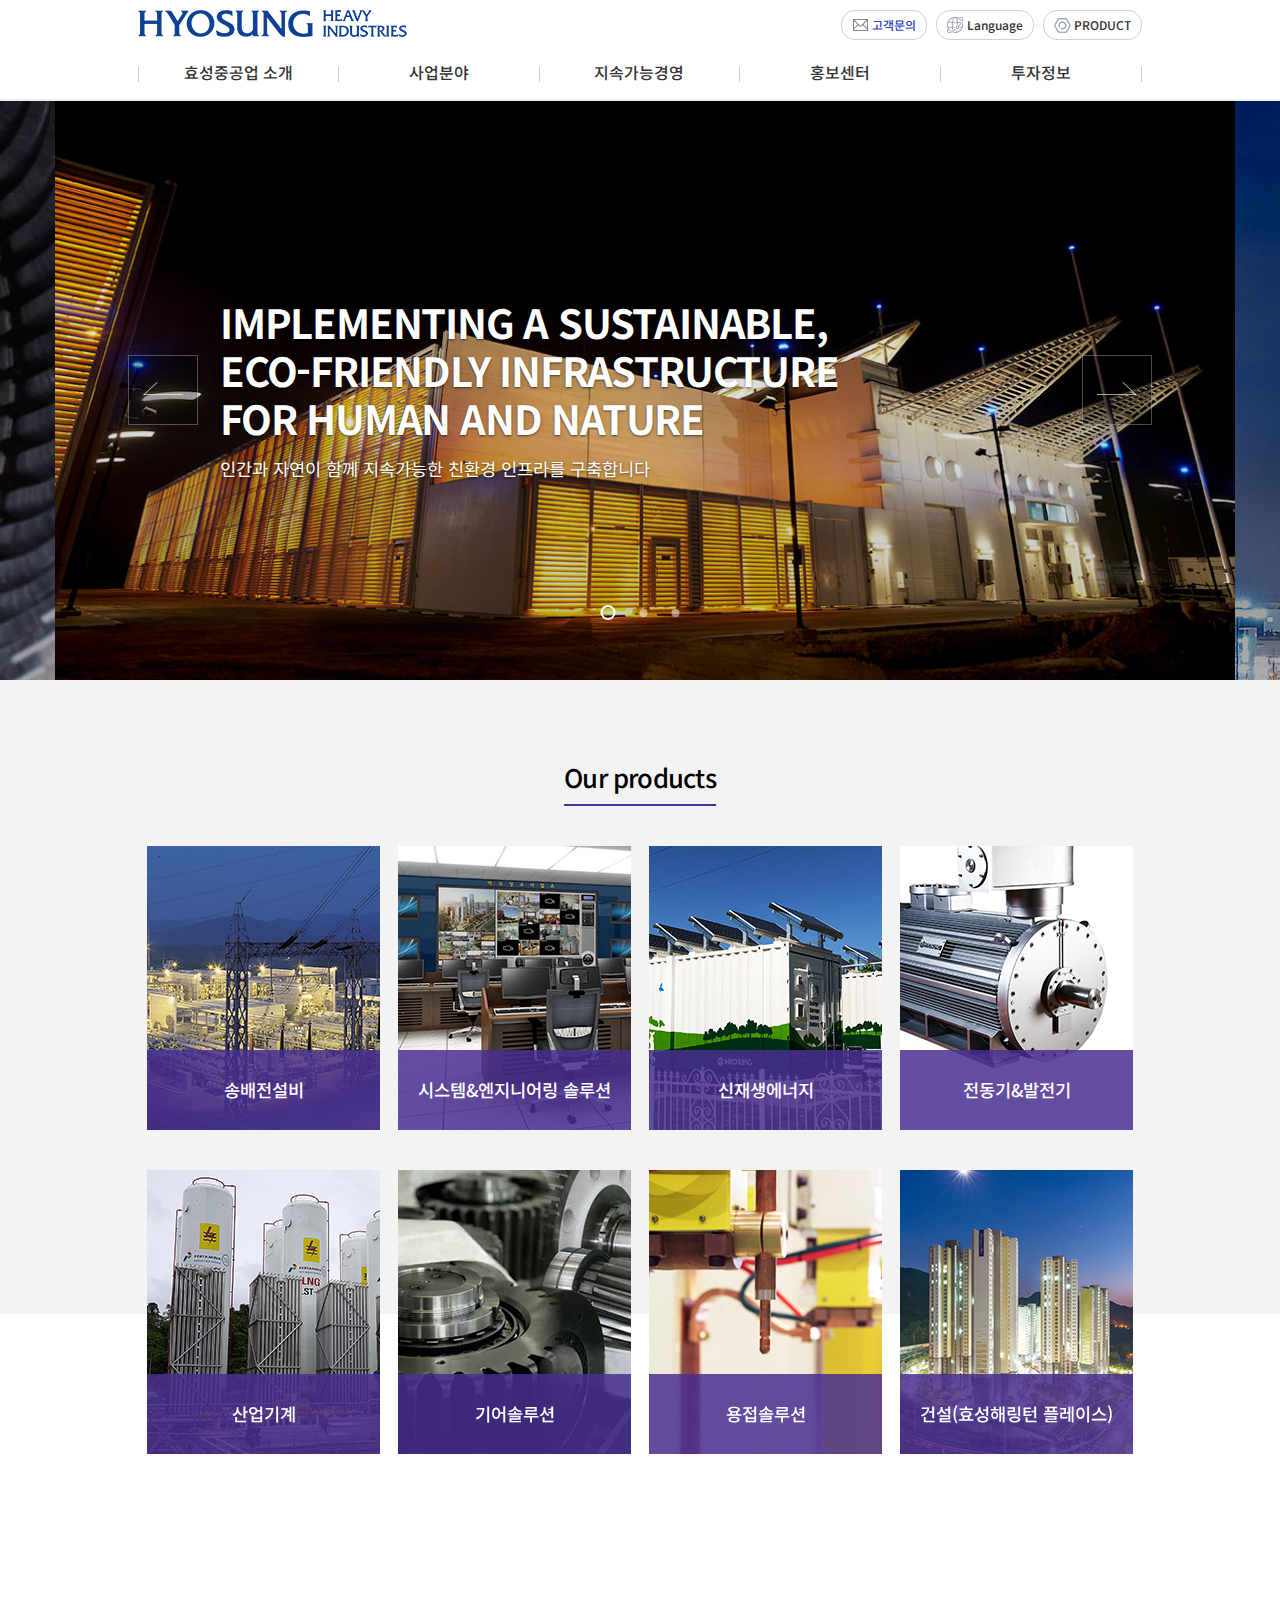
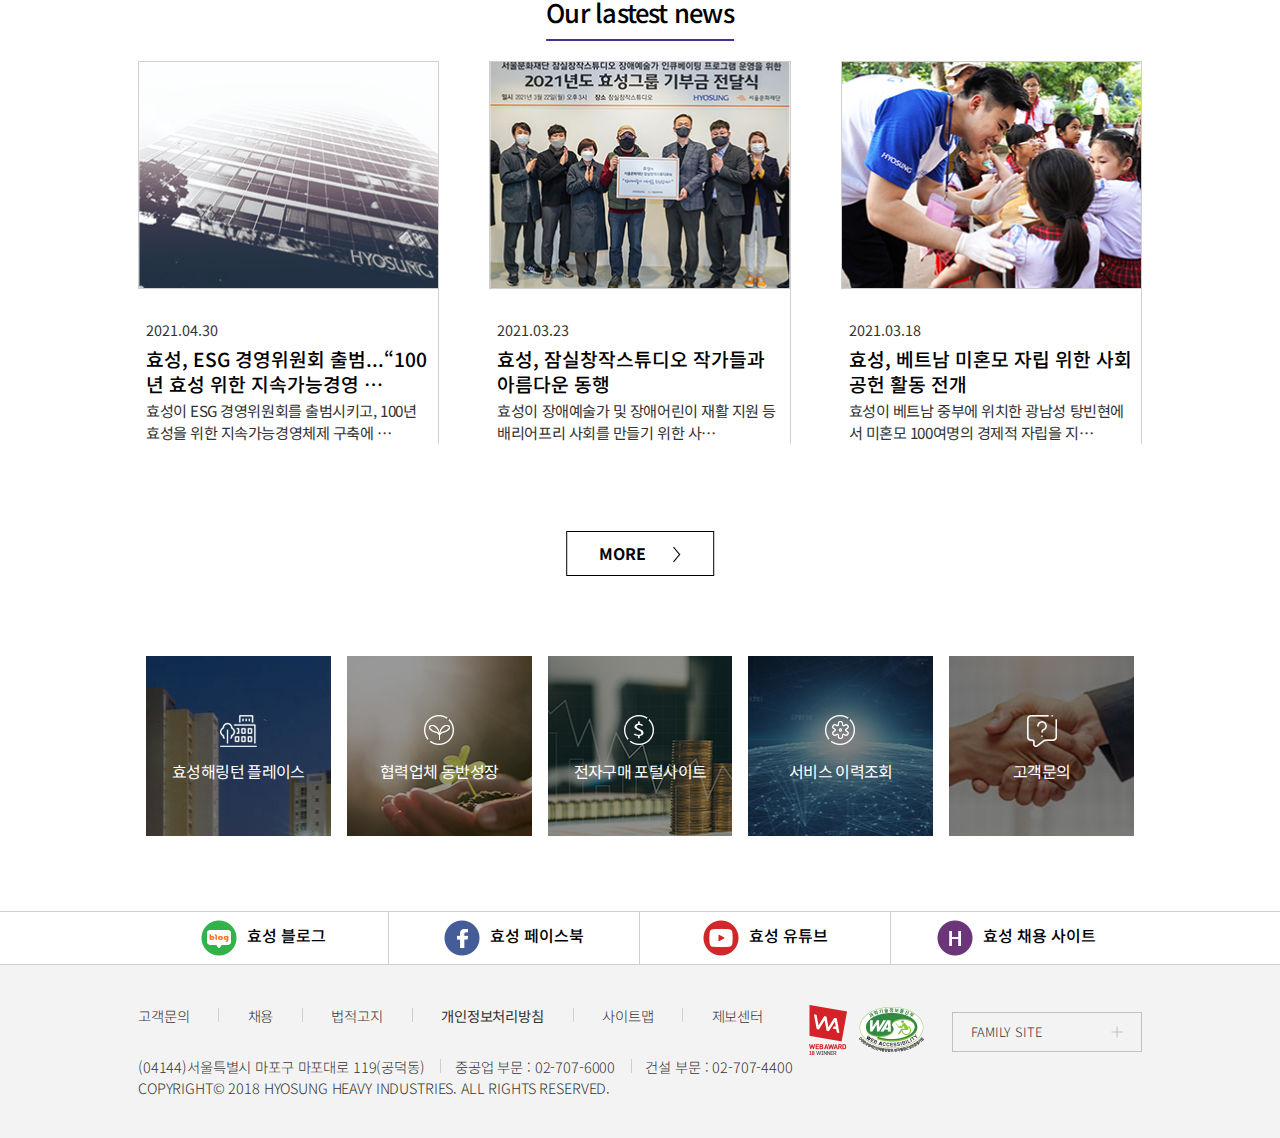
<file: index.html>
<!doctype html>
<html lang="ko">

<head>
    <title>효성중공업</title>
    <meta charset="utf-8" />
    <meta name="viewport" content="initial-scale=1, width=device-width" />
    <meta name="author" content="효성중공업" />
    <meta name="keywords" content="효성, 효성그룹, 효성중공업, 중공업, 건설" />
    <meta name="description" content="효성중공업, 미래 전력망 시스템과 친환경 건설이 녹생성장을 이끌어 갑니다." />
    <meta property="og:title" content="효성중공업" />
    <meta property="og:description" content="효성중공업, 미래 전력망 시스템과 친환경 건설이 녹생성장을 이끌어 갑니다." />
    <meta property="og:image" content="http://htvvo07k.dothome.co.kr/hshi/images/ogimage.jpg" />
    <link href="css/common.css" rel="stylesheet" />
    <link href="css/index.css" rel="stylesheet" />
    <link href="css/imgfit.css" rel="stylesheet" />
    <link rel="stylesheet" href="css/slick.css">
    <script src="https://ajax.googleapis.com/ajax/libs/jquery/3.6.0/jquery.min.js"></script>
    <script src="script/slick.js"></script>
</head>

<body>

    <header>
        <div id="htop" class="cen">
            <h1>
                <a href="index.html">
                    <img src="images/logo_header.png" alt="효성중공업 로고" />
                </a>
            </h1>

            <button type="button" id="ham">
                <div></div>
                <div></div>
                <div></div>
            </button>

            <nav id="mlnb">
                <div id="mgnb">
                    <a href="#">고객문의</a>
                    <a href="#">PRODUCT</a>
                </div>
                <ul>
                    <li class="mmain">
                        <a href="#">효성중공업 소개</a>
                        <ul class="msub">
                            <li><a href="intro.html">개요</a></li>
                            <li><a href="#">연혁</a></li>
                            <li><a href="#">인사말</a></li>
                            <li><a href="#">Hyosung Way</a></li>
                            <li><a href="#">글로벌 네트워크</a></li>
                            <li><a href="#">R&amp;D</a></li>
                            <li><a href="#">인재채용</a></li>
                        </ul>
                    </li>
                    <li class="mmain">
                        <a href="#">사업분야</a>
                        <ul class="msub">
                            <li><a href="elec.html#">송배전설비</a></li>
                            <li><a href="#">시스템&amp;엔지니어링 솔루션</a></li>
                            <li><a href="#">신재생에너지</a></li>
                            <li><a href="#">전동기&amp;발전기</a></li>
                            <li><a href="#">산업기계</a></li>
                            <li><a href="#">기어솔루션</a></li>
                            <li><a href="#">용접솔루션</a></li>
                            <li><a href="#">건설(효성해링턴 플레이스)</a></li>
                        </ul>
                    </li>
                    <li class="mmain">
                        <a href="#">지속가능경영</a>
                        <ul class="msub">
                            <li><a href="sus.html">지속가능경영 개요</a></li>
                            <li><a href="#">그린경영</a></li>
                            <li><a href="#">나눔경영</a></li>
                            <li><a href="#">윤리경영</a></li>
                            <li><a href="#">상생경영</a></li>
                            <li><a href="#">지속가능경영보고서 및 인증서</a></li>
                        </ul>
                    </li>
                    <li class="mmain">
                        <a href="#">홍보센터</a>
                        <ul class="msub">
                            <li><a href="news.html">뉴스센터</a></li>
                            <li><a href="#">홍보자료</a></li>
                        </ul>
                    </li>
                    <li class="mmain">
                        <a href="#">투자정보</a>
                        <ul class="msub">
                            <li><a href="invest.html">기업지배구조</a></li>
                            <li><a href="#">재무정보</a></li>
                            <li><a href="#">IR 정보</a></li>
                            <li><a href="#">공시자료</a></li>
                            <li><a href="#">연차보고서</a></li>
                            <li><a href="#">공고 / 실적발표자료</a></li>
                        </ul>
                    </li>
                </ul>
            </nav>

            <nav id="gnb">
                <a href="#" class="btn-pill">
                    <img class="off" src="images/gnb_icon_1_.png" alt="고객문의" />
                    <img class="on" src="images/gnb_icon_1.png" alt="고객문의" />
                    고객문의
                </a>
                <div class="lang">
                    <a>
                        <img src="images/gnb_icon_2.png" alt="Language" />
                        Language
                    </a>
                    <div class="langsub">
                        <a href="#" class="langactive">Korean</a>
                        <a href="#">English</a>
                        <a href="#">Chinese</a>
                    </div>
                </div>
                <a href="#" class="btn-pill">
                    <img class="off" src="images/gnb_icon_3_.png" alt="PRODUCT" />
                    <img class="on" src="images/gnb_icon_3.png" alt="PRODUCT" />
                    PRODUCT
                </a>
            </nav>
        </div>
        <nav id="lnb" class="cen">
            <ul>
                <li class="main">
                    <a href="intro.html">효성중공업 소개</a>
                    <ul class="sub">
                        <li><a href="intro.html">개요</a></li>
                        <li><a href="#">연혁</a></li>
                        <li><a href="#">인사말</a></li>
                        <li><a href="#">Hyosung Way</a></li>
                        <li><a href="#">글로벌 네트워크</a></li>
                        <li><a href="#">R&amp;D</a></li>
                        <li><a href="#">인재채용</a></li>
                    </ul>
                </li>
                <li class="main">
                    <a href="elec.html">사업분야</a>
                    <ul class="sub">
                        <li><a href="elec.html">송배전설비</a></li>
                        <li><a href="#">시스템&amp;엔지니어링 솔루션</a></li>
                        <li><a href="#">신재생에너지</a></li>
                        <li><a href="#">전동기&amp;발전기</a></li>
                        <li><a href="#">산업기계</a></li>
                        <li><a href="#">기어솔루션</a></li>
                        <li><a href="#">용접솔루션</a></li>
                        <li><a href="#">건설(효성해링턴 플레이스)</a></li>
                    </ul>
                </li>
                <li class="main">
                    <a href="sus.html">지속가능경영</a>
                    <ul class="sub">
                        <li><a href="sus.html">지속가능경영 개요</a></li>
                        <li><a href="#">그린경영</a></li>
                        <li><a href="#">나눔경영</a></li>
                        <li><a href="#">윤리경영</a></li>
                        <li><a href="#">상생경영</a></li>
                        <li><a href="#">지속가능경영보고서 및 인증서</a></li>
                    </ul>
                </li>
                <li class="main">
                    <a href="news.html">홍보센터</a>
                    <ul class="sub">
                        <li><a href="news.html">뉴스센터</a></li>
                        <li><a href="#">홍보자료</a></li>
                    </ul>
                </li>
                <li class="main">
                    <a href="invest.html">투자정보</a>
                    <ul class="sub">
                        <li><a href="invest.html">기업지배구조</a></li>
                        <li><a href="#">재무정보</a></li>
                        <li><a href="#">IR 정보</a></li>
                        <li><a href="#">공시자료</a></li>
                        <li><a href="#">연차보고서</a></li>
                        <li><a href="#">공고 / 실적발표자료</a></li>
                    </ul>
                </li>
            </ul>
        </nav>
        <div id="menuback"></div>
    </header>
    <div id="menuback2"></div>
    <section>
        <div id="mv">
            <div class="slide imgfit">
                <img src="images/main_visual_slide_1.jpg" alt="슬라이드 이미지" />
                <div class="slide-txt">
                    <p class="slide-big">IMPLEMENTING A SUSTAINABLE,</p>
                    <p class="slide-big">ECO-FRIENDLY INFRASTRUCTURE</p>
                    <p class="slide-big">FOR HUMAN AND NATURE</p>
                    <p class="slide-small">인간과 자연이 함께 지속가능한 친환경 인프라를 구축합니다</p>
                </div>
            </div>
            <div class="slide imgfit">
                <img src="images/main_visual_slide_2.jpg" alt="슬라이드 이미지" />
                <div class="slide-txt">
                    <p class="slide-big notbold">주거공간의 한계를 넘어 주거문화의 상징이 되다 </p>
                    <p class="slide-big">HYOSUNG Harrington Place</p>
                    <p class="slide-small">주거공간의 한계를 넘어 주거문화의 상징이 되다</p>
                </div>
            </div>
            <div class="slide imgfit">
                <img src="images/main_visual_slide_3.jpg" alt="슬라이드 이미지" />
                <div class="slide-txt">
                    <p class="slide-big">IMPLEMENTING A SUSTAINABLE,</p>
                    <p class="slide-big">ECO-FRIENDLY INFRASTRUCTURE</p>
                    <p class="slide-big">FOR HUMAN AND NATURE</p>
                    <p class="slide-small">미래전력망 시스템이 녹생성장 신정장동력으로 성장하고 있습니다</p>
                </div>
            </div>
        </div>

        <article id="product">
            <div class="cen">
                <h3>Our products</h3>
                <div class="of-auto">
                    <a class="pbox" href="#">
                        <div>송배전설비</div>
                    </a>
                    <a class="pbox" href="#">
                        <div>시스템&amp;엔지니어링 솔루션</div>
                    </a>
                    <a class="pbox" href="#">
                        <div>신재생에너지</div>
                    </a>
                    <a class="pbox" href="#">
                        <div>전동기&amp;발전기</div>
                    </a>
                    <a class="pbox" href="#">
                        <div>산업기계</div>
                    </a>
                    <a class="pbox" href="#">
                        <div>기어솔루션</div>
                    </a>
                    <a class="pbox" href="#">
                        <div>용접솔루션</div>
                    </a>
                    <a class="pbox" href="#">
                        <div>건설(효성해링턴 플레이스)</div>
                    </a>
                </div>
            </div>
        </article>

        <article id="news">
            <div class="cen">
                <h3>Our lastest news</h3>
                <div class="of-auto">
                    <a href="#" class="nbox">
                        <div class="imgbox imgfit">
                            <img src="images/3d2da42d06cf4e3ab3406c7def74d14f.jpg"
                                alt="효성, ESG 경영위원회 출범...“100년 효성 위한 지속가능경영 …" />
                        </div>
                        <div class="txtbox">
                            <p class="ndate">2021.04.30</p>
                            <p class="ntitle multiline">효성, ESG 경영위원회 출범...“100년 효성 위한 지속가능경영 …</p>
                            <p class="ncont multiline">효성이 ESG 경영위원회를 출범시키고, 100년 효성을 위한 지속가능경영체제 구축에 …</p>
                        </div>
                    </a>
                    <a href="#" class="nbox">
                        <div class="imgbox imgfit">
                            <img src="images/598f480d96dd4c44b9bdd409579f7f0f.jpg" alt="효성, 잠실창작스튜디오 작가들과 아름다운 동행" />
                        </div>
                        <div class="txtbox">
                            <p class="ndate">2021.03.23</p>
                            <p class="ntitle multiline">효성, 잠실창작스튜디오 작가들과 아름다운 동행</p>
                            <p class="ncont multiline">효성이 장애예술가 및 장애어린이 재활 지원 등 배리어프리 사회를 만들기 위한 사…</p>
                        </div>
                    </a>
                    <a href="#" class="nbox">
                        <div class="imgbox imgfit">
                            <img src="images/e4cd491595ff43f3b97e6a64641a6c16.jpg" alt="효성, 베트남 미혼모 자립 위한 사회공헌 활동 전개" />
                        </div>
                        <div class="txtbox">
                            <p class="ndate">2021.03.18</p>
                            <p class="ntitle multiline">효성, 베트남 미혼모 자립 위한 사회공헌 활동 전개</p>
                            <p class="ncont multiline">효성이 베트남 중부에 위치한 광남성 탕빈현에서 미혼모 100여명의 경제적 자립을 지…</p>
                        </div>
                    </a>
                </div>
                <a href="#" class="more">MORE <span></span></a>
            </div>
        </article>

        <article id="icon">
            <div class="cen of-auto">
                <a href="#">
                    <img src="images/fav_icon_1.png" alt="효성해링턴 플레이스" />
                    효성해링턴 플레이스
                </a>
                <a href="#">
                    <img src="images/fav_icon_2.png" alt="협력업체 동반성장" />
                    협력업체 동반성장
                </a>
                <a href="#">
                    <img src="images/fav_icon_3.png" alt="전자구매 포털사이트" />
                    전자구매 포털사이트
                </a>
                <a href="#">
                    <img src="images/fav_icon_4.png" alt="서비스 이력조회" />
                    서비스 이력조회
                </a>
                <a href="#">
                    <img src="images/fav_icon_5.png" alt="고객문의" />
                    고객문의
                </a>
            </div>
        </article>

        <div id="sns">
            <div class="cen of-auto">
                <a href="#"><img src="images/sns_icon_img_1.png" alt="효성 블로그">효성 블로그</a>
                <a href="#"><img src="images/sns_icon_img_2.png" alt="효성 페이스북">효성 페이스북</a>
                <a href="#"><img src="images/sns_icon_img_3.png" alt="효성 유튜브">효성 유튜브</a>
                <a href="#"><img src="images/sns_icon_img_4.png" alt="효성 채용 사이트">효성 채용 사이트</a>
            </div>
        </div>

    </section>

    <footer>
        <div class="cen">
            <div id="fleft">
                <div id="flink">
                    <a href="#">고객문의</a>
                    <a href="#">채용</a>
                    <a href="#">법적고지</a>
                    <a href="#"><b>개인정보처리방침</b></a>
                    <a href="#">사이트맵</a>
                    <a href="#">제보센터</a>
                </div>
                <p>
                    (04144)서울특별시 마포구 마포대로 119(공덕동)
                    <span class="vbar"></span>
                    <a href="tel:027076000">중공업 부문 : 02-707-6000</a>
                    <span class="vbar"></span>
                    <a href="tel:027074400">건설 부문 : 02-707-4400</a>
                </p>
                <p>COPYRIGHT&copy; 2018 HYOSUNG HEAVY INDUSTRIES. ALL RIGHTS RESERVED.</p>
            </div>
            <div id="fright">
                <a class="cert" target="_blank" href="http://i-award.or.kr">
                    <img src="images/wa2018_winner.png" alt="Web award winner" />
                </a>
                <a class="cert" target="_blank"
                    href="http://www.wa.or.kr/board/list.asp?Page=2&search=&SearchString=&BoardID=0006">
                    <img src="images/wa_footer.png" alt="Web Accessibility" />
                </a>
                <a href="#" id="famsite">
                    FAMILY SITE
                    <span></span>
                </a>
            </div>
        </div>
    </footer>

    <script>
        $(document).ready(function () {

            $("#mv").slick({
                prevArrow: "<button class='slick-prev' type='button'><img src='images/visual_btn_left.png' alt='이전 버튼'></button>",
                nextArrow: "<button class='slick-next' type='button'><img src='images/visual_btn_right.png' alt='이후 버튼'></button>",
                centerMode: true,
                dots: true
            });

            //                stat이 0이라는 뜻은
            //                현재 모바일메뉴가 안보이고 있다는 뜻,(보여줄 차례)
            //                stat이 1이라는 뜻은
            //                현재 모바일메뉴가 보이고 있다는 뜻(숨겨줄 차례)

            //                ham이 눌렸을 때 다음과 같은 일이 벌어진다.
            //                    만약 stat이 0이면
            //                        #menuback2를 서서히 나타나게 한다
            //                        #mlnb의 css중에 right의 값을 0으로 만든다
            //                        stat을 1로 바꿔준다.
            //                        지금누른그것(#ham)에게 "ex"라는 클래스를 준다.
            //                        html,body의 css중에서 "overflow"의 값을 "hidden"으로 만든다.
            //                    그게 아니라면(stat이 0)
            //                        #menuback2를 서서히 사라지게 한다
            //                        #mlnb의 css중에 right의 값을 -280px로 만든다
            //                        stat을 1로 바꿔준다.
            //                        지금누른그것(#ham)에게서 "ex"라는 클래스를 빼준다
            //                        html,body의 css중에서 "overflow"의 값을 "of-auto"로 만든다
            var stat = 0;
            $("#ham").click(function () {
                if (stat == 0) {
                    $("#menuback2").stop().fadeIn();
                    $("#mlnb").stop().animate({ right: 0 });
                    $(this).addClass("ex");
                    stat = 1;
                    $("html,body").css("overflow", "hidden");
                } else {
                    $("#menuback2").stop().fadeOut();
                    $("#mlnb").stop().animate({ right: "-280px" });
                    $(this).removeClass("ex");
                    stat = 0;
                    $("html,body").css("overflow", "of-auto");
                }
            });

            $(".mmain").click(function () {
                $(this).siblings().children(".msub").stop().slideUp();
                $(this).children(".msub").stop().slideDown();
            });

            //                .main을 눌렀을때 다음과 같은 일이 벌어질것이다
            //                    방금누른그것의 형제자매들의 자식들중
            //                    .msub를 숨긴다

            //                    클릭을 했을때 각자 응당 해야할일이 있을텐데 그를 잠깐 보류한다.
            //                    방금누른그것 안에 들어있는 .msub를 보여/숨겨준다
            //                $(".mmain>a").click(function(e){
            //                    e.preventDefault();
            //                })
            //                $(".mmain").click(function(e){
            //                    $(this).siblings(".mmain").children(".msub").slideUp();
            //                    $(this).children(".msub").slideToggle();
            //                })
            //                

            //                브라우저화면의 크기를 바꿀때마다 다음과같이 한다.
            //                    #menuback2를 숨긴다
            //                    #mlnb의 css중 right의 값을 -280px로 바꾼다.
            //                    #ham에게서 "ex"라는 클래스를 뺏는다
            //                    stat에다가 false를 넣어둔다.
            //                    body와 html을 스크롤할 수 있도록 "overflow"의 값을
            //                        "auto"로 바꿔준다
            $(window).resize(function () {
                $("#menuback2").hide();
                $("#mlnb").css("right", "-280px");
                $("#ham").removeClass("ex");
                stat = 0;
                $("html,body").css("overflow", "outo");
            });


        });
    </script>
    <script src="script/imgfit.js"></script>
    <script src="script/multiline.js"></script>
</body>

</html>
</file>
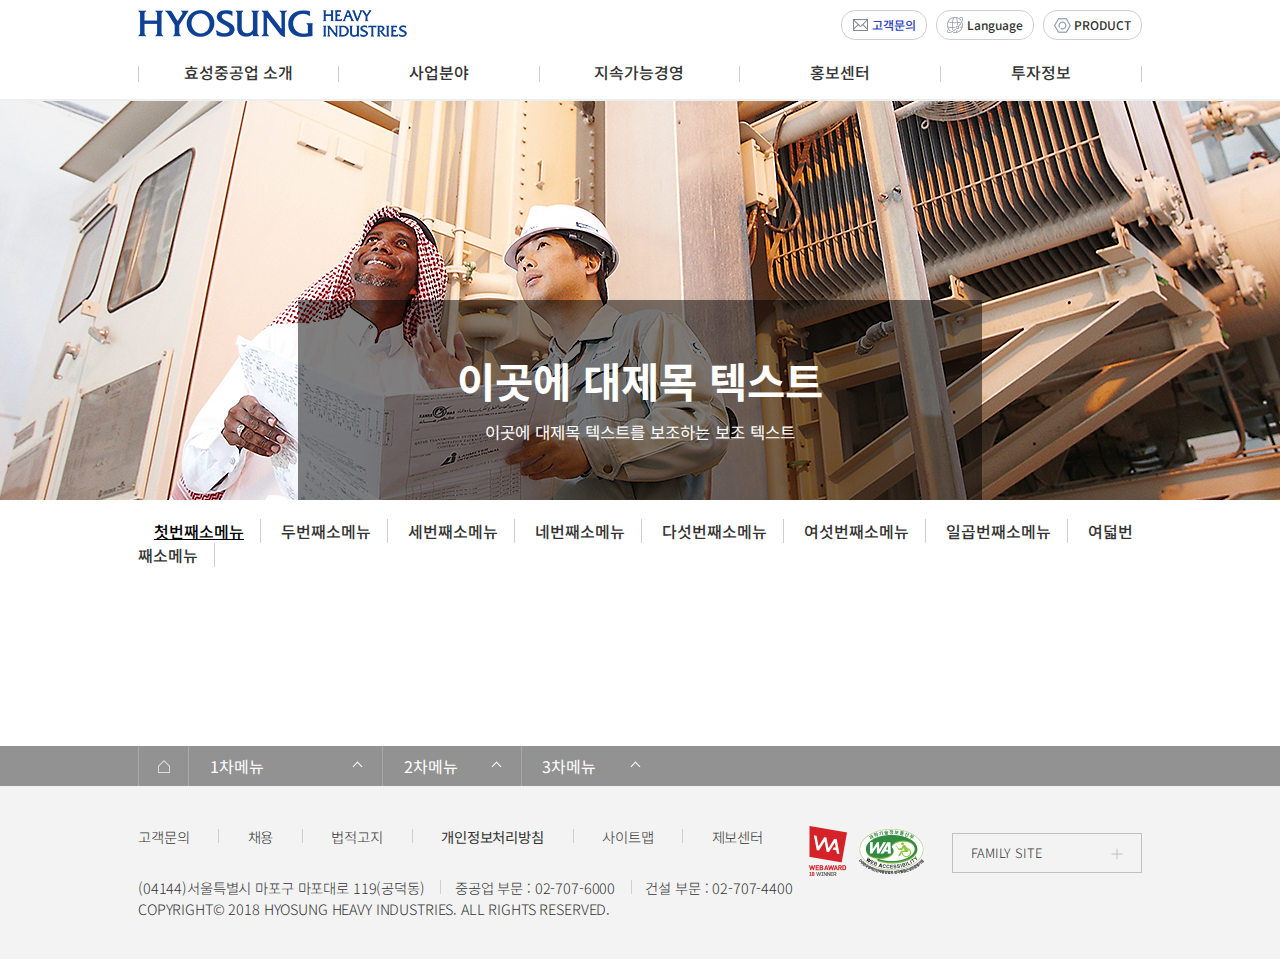
<file: blank.html>
<!doctype html>
<html lang="ko">

<head>
    <title>효성중공업 &gt; </title>
    <meta charset="utf-8" />
    <meta name="viewport" content="initial-scale=1, width=device-width" />
    <meta name="author" content="효성중공업" />
    <meta name="keywords" content="효성, 효성그룹, 효성중공업, 중공업, 건설" />
    <meta name="description" content="효성중공업, 미래 전력망 시스템과 친환경 건설이 녹생성장을 이끌어 갑니다." />
    <meta property="og:title" content="효성중공업" />
    <meta property="og:description" content="효성중공업, 미래 전력망 시스템과 친환경 건설이 녹생성장을 이끌어 갑니다." />
    <meta property="og:image" content="http://ece128.dothome.co.kr/hshi/images/ogimage.jpg" />
    <link href="css/common.css" rel="stylesheet" />
    <link rel="stylesheet" href="css/slick.css">
    <script src="https://ajax.googleapis.com/ajax/libs/jquery/3.6.0/jquery.min.js"></script>
    <script src="script/script.js"></script>
</head>

<body>

    <header>
        <div id="htop" class="cen">
            <h1>
                <a href="index.html">
                    <img src="images/logo_header.png" alt="효성중공업 로고" />
                </a>
            </h1>

            <nav id="gnb">
                <a href="#" class="btn-pill">
                    <img class="off" src="images/gnb_icon_1_.png" alt="고객문의" />
                    <img class="on" src="images/gnb_icon_1.png" alt="고객문의" />
                    고객문의
                </a>
                <div class="lang">
                    <a>
                        <img src="images/gnb_icon_2.png" alt="Language" />
                        Language
                    </a>
                    <div class="langsub">
                        <a href="#" class="langactive">Korean</a>
                        <a href="#">English</a>
                        <a href="#">Chinese</a>
                    </div>
                </div>
                <a href="#" class="btn-pill">
                    <img class="off" src="images/gnb_icon_3_.png" alt="PRODUCT" />
                    <img class="on" src="images/gnb_icon_3.png" alt="PRODUCT" />
                    PRODUCT
                </a>
            </nav>
        </div>
        <nav id="lnb" class="cen">
            <ul>
                <li class="main">
                    <a href="intro.html">효성중공업 소개</a>
                    <ul class="sub">
                        <li><a href="intro.html">개요</a></li>
                        <li><a href="#">연혁</a></li>
                        <li><a href="#">인사말</a></li>
                        <li><a href="#">Hyosung Way</a></li>
                        <li><a href="#">글로벌 네트워크</a></li>
                        <li><a href="#">R&amp;D</a></li>
                        <li><a href="#">인재채용</a></li>
                    </ul>
                </li>
                <li class="main">
                    <a href="elec.html">사업분야</a>
                    <ul class="sub">
                        <li><a href="elec.html">송배전설비</a></li>
                        <li><a href="#">시스템&amp;엔지니어링 솔루션</a></li>
                        <li><a href="#">신재생에너지</a></li>
                        <li><a href="#">전동기&amp;발전기</a></li>
                        <li><a href="#">산업기계</a></li>
                        <li><a href="#">기어솔루션</a></li>
                        <li><a href="#">용접솔루션</a></li>
                        <li><a href="#">건설(효성해링턴 플레이스)</a></li>
                    </ul>
                </li>
                <li class="main">
                    <a href="sus.html">지속가능경영</a>
                    <ul class="sub">
                        <li><a href="sus.html">지속가능경영 개요</a></li>
                        <li><a href="#">그린경영</a></li>
                        <li><a href="#">나눔경영</a></li>
                        <li><a href="#">윤리경영</a></li>
                        <li><a href="#">상생경영</a></li>
                        <li><a href="#">지속가능경영보고서 및 인증서</a></li>
                    </ul>
                </li>
                <li class="main">
                    <a href="news.html">홍보센터</a>
                    <ul class="sub">
                        <li><a href="news.html">뉴스센터</a></li>
                        <li><a href="#">홍보자료</a></li>
                    </ul>
                </li>
                <li class="main">
                    <a href="invest.html">투자정보</a>
                    <ul class="sub">
                        <li><a href="invest.html">기업지배구조</a></li>
                        <li><a href="#">재무정보</a></li>
                        <li><a href="#">IR 정보</a></li>
                        <li><a href="#">공시자료</a></li>
                        <li><a href="#">연차보고서</a></li>
                        <li><a href="#">공고 / 실적발표자료</a></li>
                    </ul>
                </li>
            </ul>
        </nav>
        <div id="menuback"></div>
    </header>

    <section>
        <div id="h2box">
            <h2>
                이곳에 대제목 텍스트
                <small>이곳에 대제목 텍스트를 보조하는 보조 텍스트</small>
            </h2>
        </div>
        <nav id="depth3" class="">
            <div class="cen">
                <a href="#" class="dactive">첫번째소메뉴</a>
                <a href="#">두번째소메뉴</a>
                <a href="#">세번째소메뉴</a>
                <a href="#">네번째소메뉴</a>
                <a href="#">다섯번째소메뉴</a>
                <a href="#">여섯번째소메뉴</a>
                <a href="#">일곱번째소메뉴</a>
                <a href="#">여덟번째소메뉴</a>
            </div>
        </nav>

        <div id="content" class="cen">

        </div>

        <nav id="breadcrumb">
            <div class="cen">
                <a class="bhome" href="index.html">
                    <img src="images/icon_home.png" alt="Home" />
                </a>
                <div class="bdepth1 bdepth">
                    <div class="bbtn">1차메뉴<span></span></div>
                    <div class="bsub">
                        <a href="intro.html">효성중공업 소개</a>
                        <a href="elec.html">사업분야</a>
                        <a href="sus.html">지속가능경영</a>
                        <a href="news.html">홍보센터</a>
                        <a href="invest.html">투자정보</a>
                    </div>
                </div>
                <div class="bdepth2 bdepth">
                    <div class="bbtn">2차메뉴<span></span></div>
                    <div class="bsub">
                        <a href="#">2차메뉴</a>
                        <a href="#">2차메뉴</a>
                        <a href="#">2차메뉴</a>
                        <a href="#">2차메뉴</a>
                    </div>
                </div>
                <div class="bdepth3 bdepth">
                    <div class="bbtn">3차메뉴<span></span></div>
                    <div class="bsub">
                        <a href="#">3차메뉴</a>
                        <a href="#">3차메뉴</a>
                        <a href="#">3차메뉴</a>
                        <a href="#">3차메뉴</a>
                        <a href="#">3차메뉴</a>
                    </div>
                </div>
            </div>
        </nav>
    </section>

    <footer>
        <div class="cen">
            <div id="fleft">
                <div id="flink">
                    <a href="#">고객문의</a>
                    <a href="#">채용</a>
                    <a href="#">법적고지</a>
                    <a href="#"><b>개인정보처리방침</b></a>
                    <a href="#">사이트맵</a>
                    <a href="#">제보센터</a>
                </div>
                <p>
                    (04144)서울특별시 마포구 마포대로 119(공덕동)
                    <span class="vbar"></span>
                    <a href="tel:027076000">중공업 부문 : 02-707-6000</a>
                    <span class="vbar"></span>
                    <a href="tel:027074400">건설 부문 : 02-707-4400</a>
                </p>
                <p>COPYRIGHT&copy; 2018 HYOSUNG HEAVY INDUSTRIES. ALL RIGHTS RESERVED.</p>
            </div>
            <div id="fright">
                <a class="cert" target="_blank" href="http://i-award.or.kr">
                    <img src="images/wa2018_winner.png" alt="Web award winner" />
                </a>
                <a class="cert" target="_blank"
                    href="http://www.wa.or.kr/board/list.asp?Page=2&search=&SearchString=&BoardID=0006">
                    <img src="images/wa_footer.png" alt="Web Accessibility" />
                </a>
                <a href="#" id="famsite">
                    FAMILY SITE
                    <span></span>
                </a>
            </div>
        </div>
    </footer>

    <script src="script/script.js"></script>
</body>

</html>
</file>
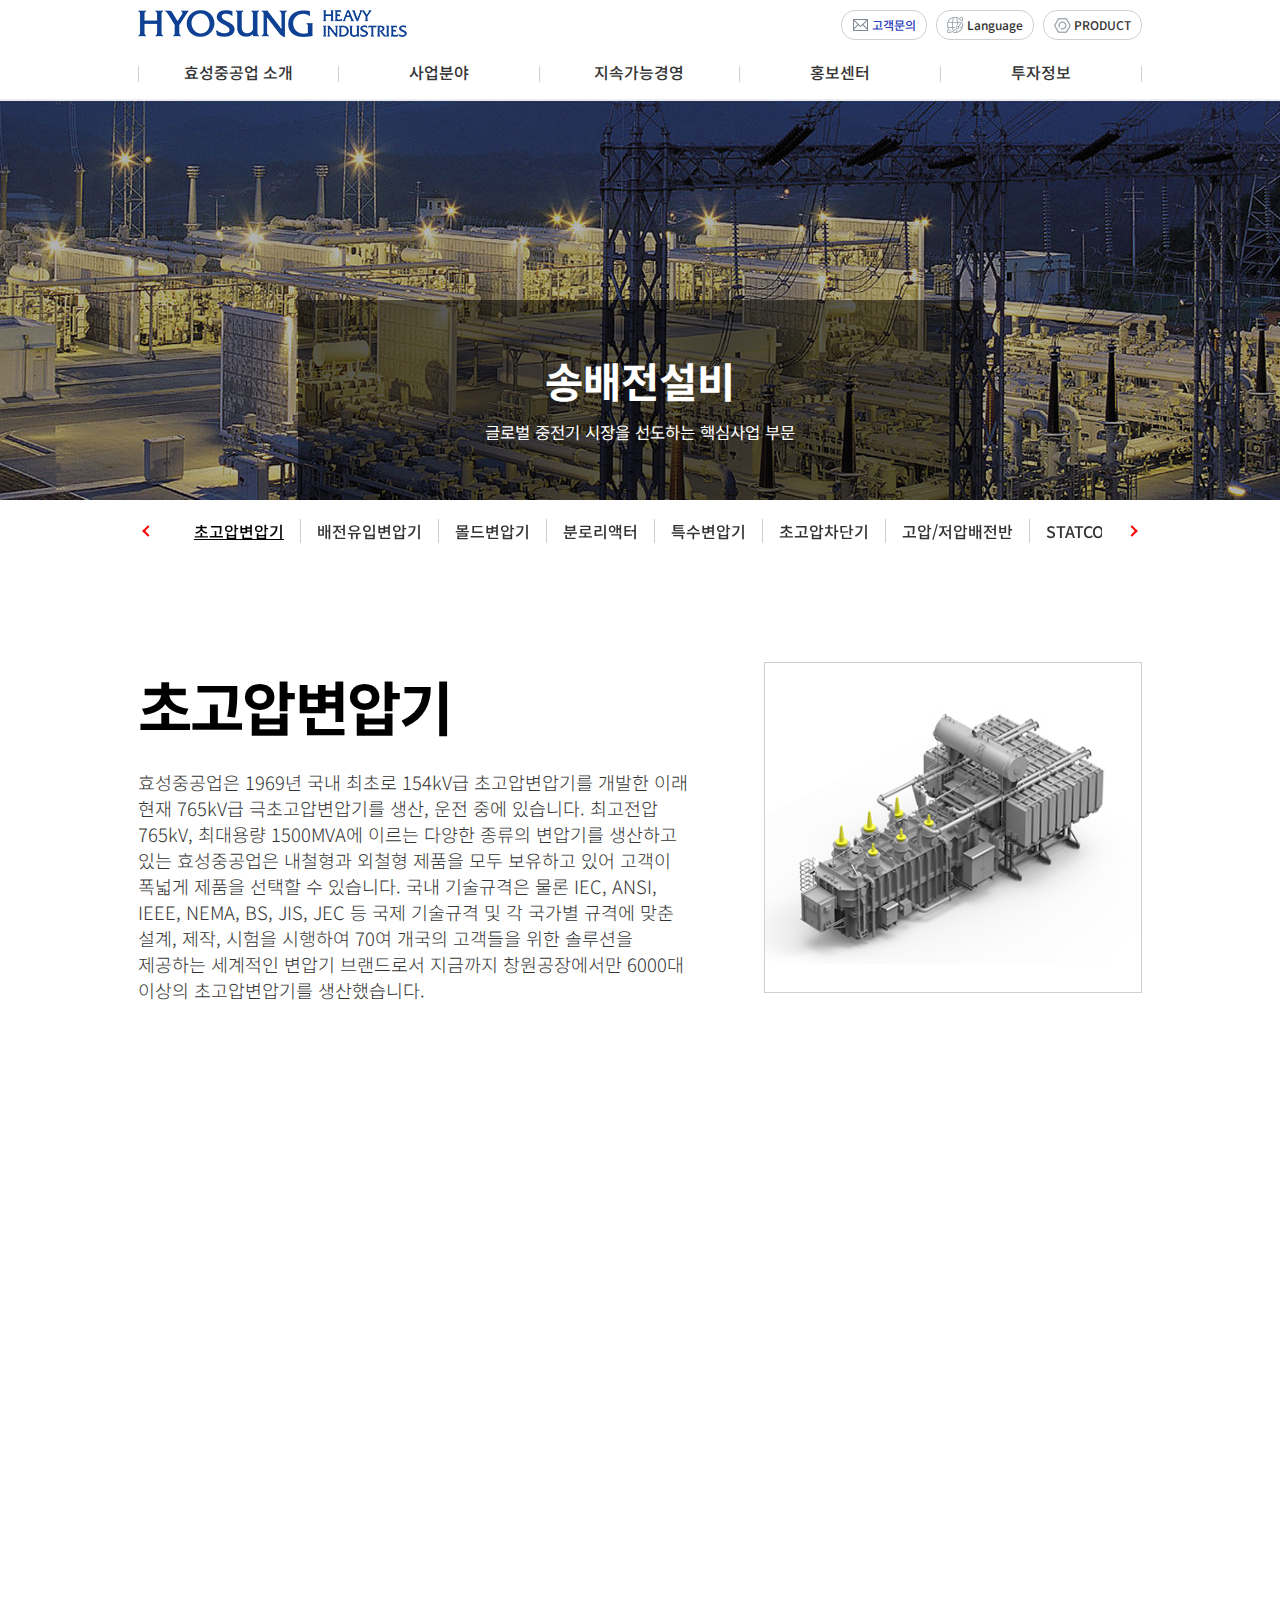
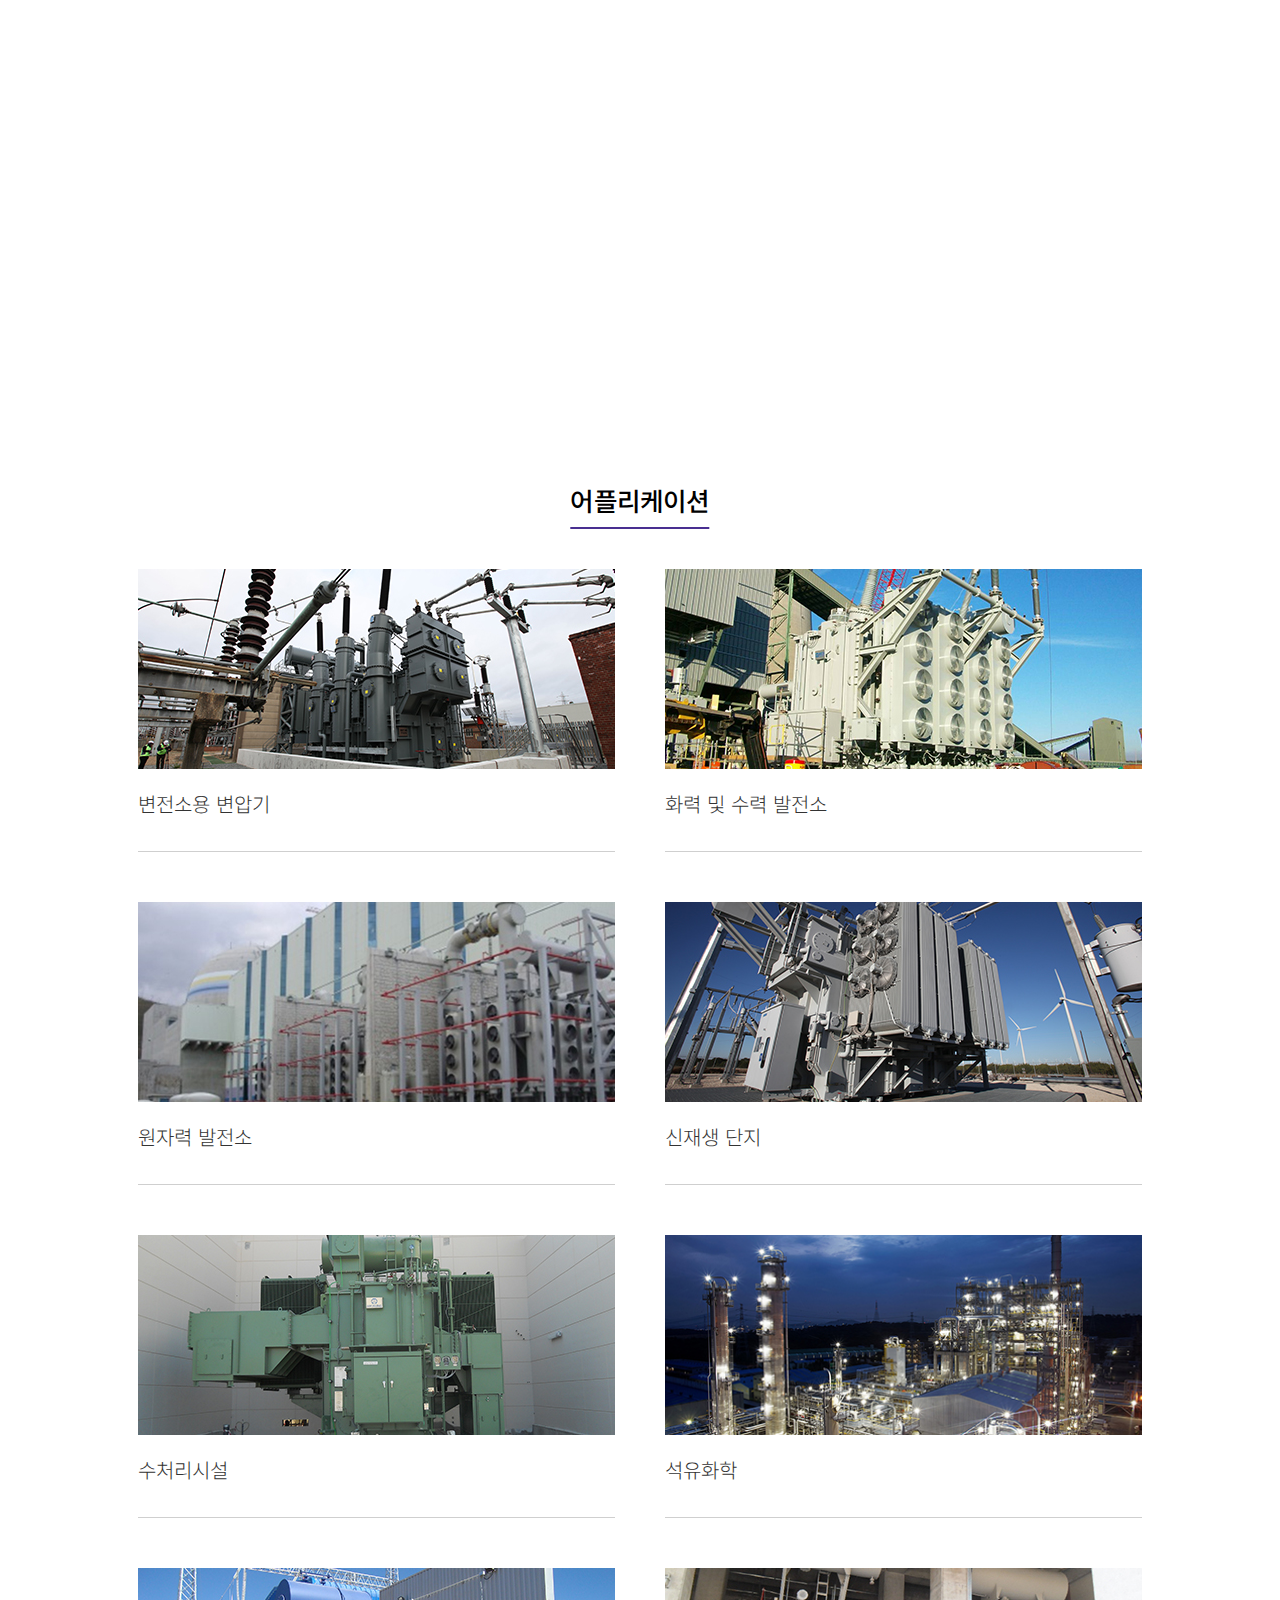
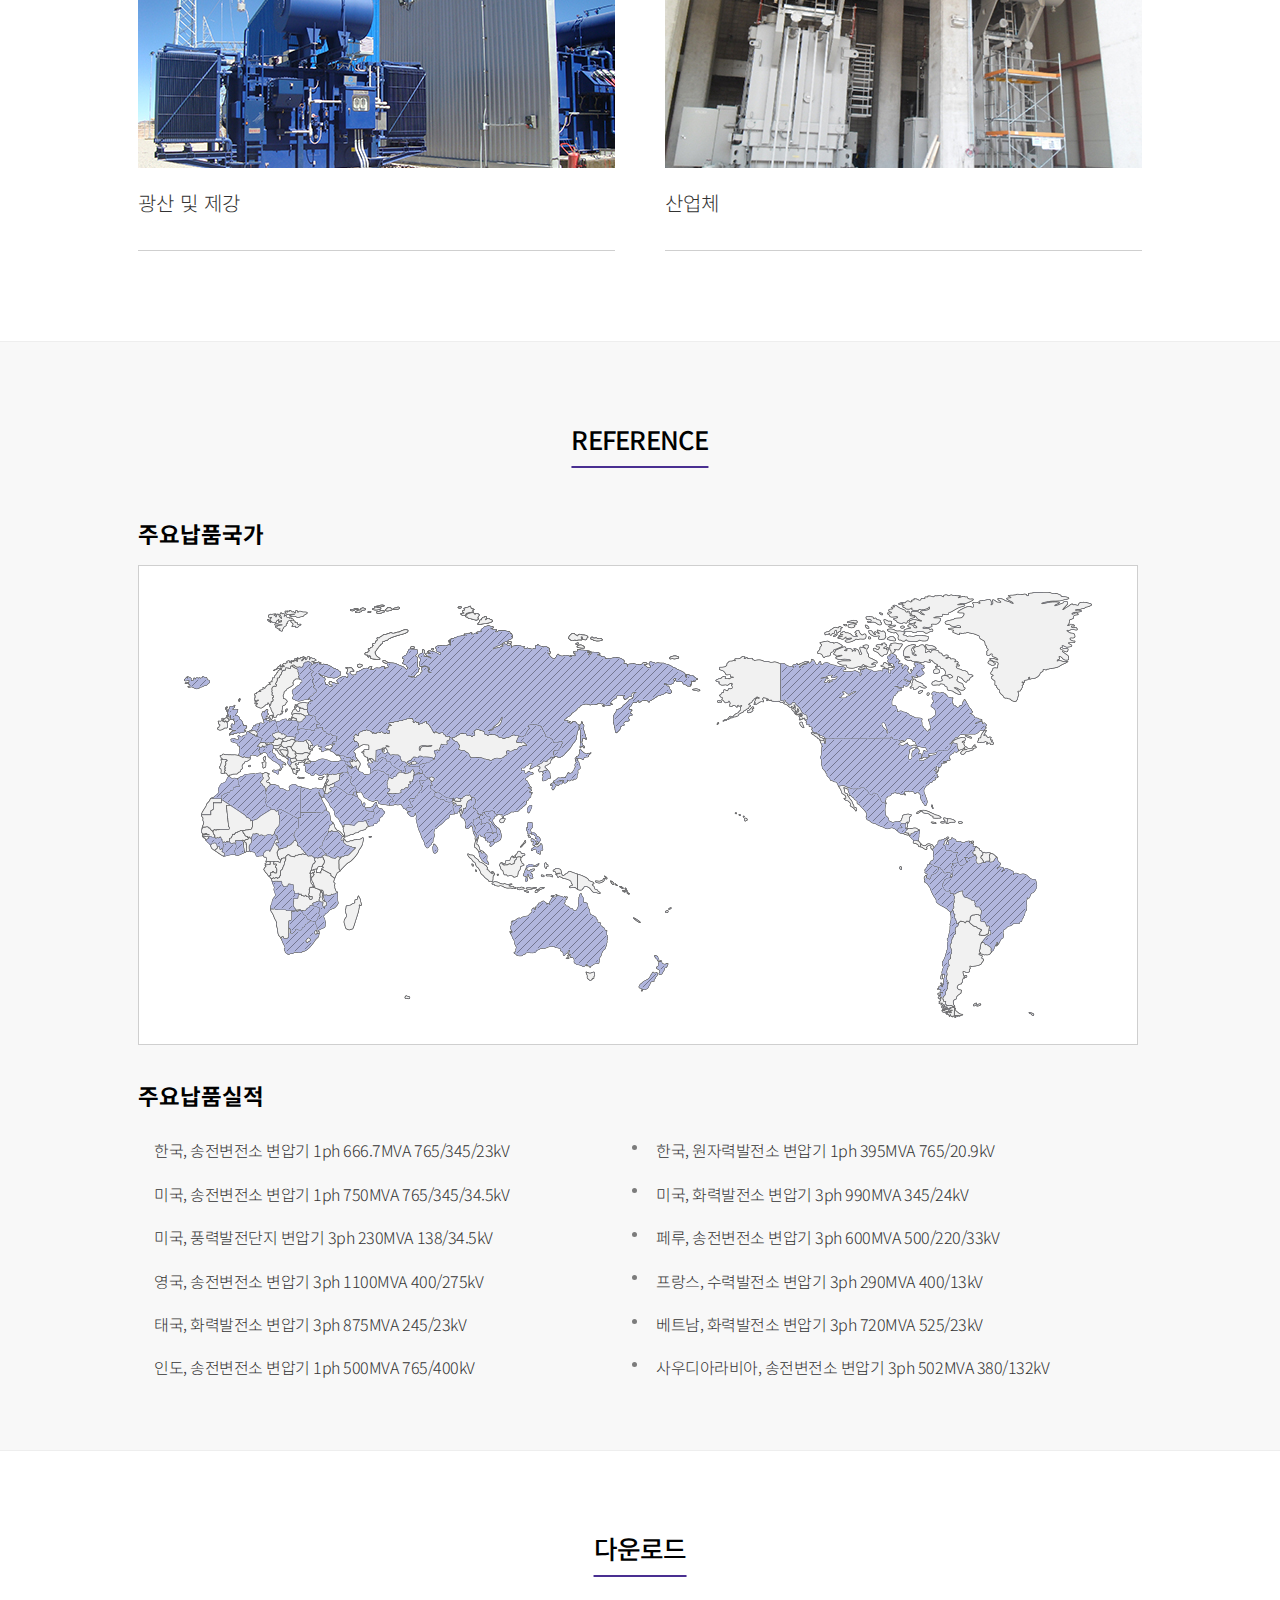
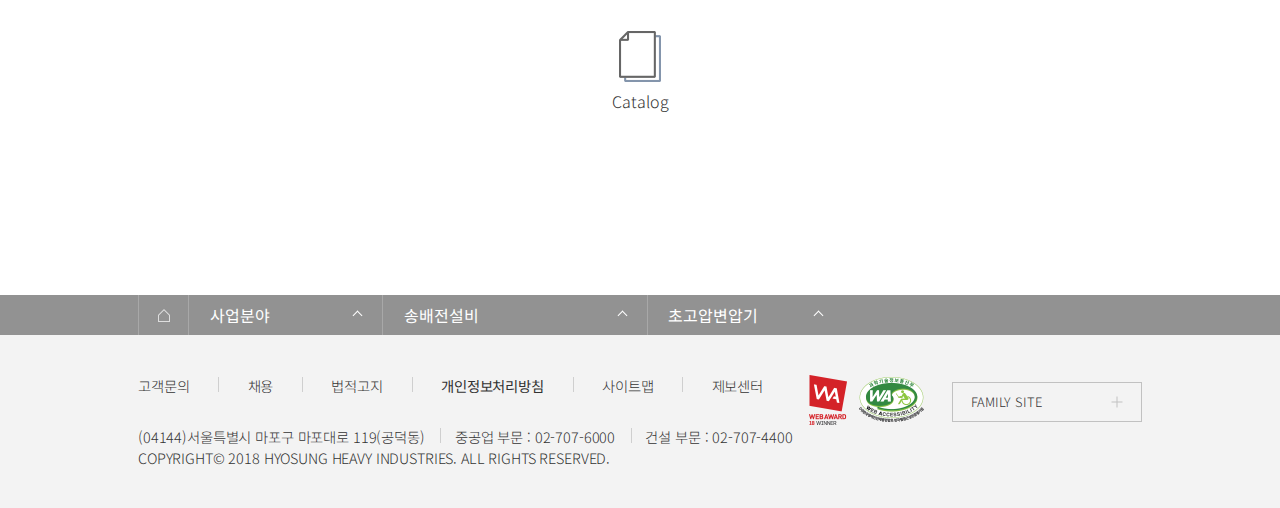
<file: elec.html>
<!doctype html>
<html lang="ko">

<head>
    <title>효성중공업 &gt; 사업분야 &gt; 송배전설비 &gt; 초고압변압기</title>
    <meta charset="utf-8" />
    <meta name="viewport" content="initial-scale=1, width=device-width" />
    <meta name="author" content="효성중공업" />
    <meta name="keywords" content="효성, 효성그룹, 효성중공업, 중공업, 건설" />
    <meta name="description" content="효성중공업, 미래 전력망 시스템과 친환경 건설이 녹생성장을 이끌어 갑니다." />
    <meta property="og:title" content="효성중공업" />
    <meta property="og:description" content="효성중공업, 미래 전력망 시스템과 친환경 건설이 녹생성장을 이끌어 갑니다." />
    <meta property="og:image" content="http://ece128.dothome.co.kr/hshi/images/ogimage.jpg" />
    <link href="css/common.css" rel="stylesheet" />
    <link href="css/elec.css" rel="stylesheet" />
    <link href="css/imgfit.css" rel="stylesheet" />
    <link rel="stylesheet" href="css/slick.css">
    <script src="https://ajax.googleapis.com/ajax/libs/jquery/3.6.0/jquery.min.js"></script>
    <script src="script/slick.js"></script>
</head>

<body>

    <header>
        <div id="htop" class="cen">
            <h1>
                <a href="index.html">
                    <img src="images/logo_header.png" alt="효성중공업 로고" />
                </a>
            </h1>

            <nav id="gnb">
                <a href="#" class="btn-pill">
                    <img class="off" src="images/gnb_icon_1_.png" alt="고객문의" />
                    <img class="on" src="images/gnb_icon_1.png" alt="고객문의" />
                    고객문의
                </a>
                <div class="lang">
                    <a>
                        <img src="images/gnb_icon_2.png" alt="Language" />
                        Language
                    </a>
                    <div class="langsub">
                        <a href="#" class="langactive">Korean</a>
                        <a href="#">English</a>
                        <a href="#">Chinese</a>
                    </div>
                </div>
                <a href="#" class="btn-pill">
                    <img class="off" src="images/gnb_icon_3_.png" alt="PRODUCT" />
                    <img class="on" src="images/gnb_icon_3.png" alt="PRODUCT" />
                    PRODUCT
                </a>
            </nav>
        </div>
        <nav id="lnb" class="cen">
            <ul>
                <li class="main">
                    <a href="intro.html">효성중공업 소개</a>
                    <ul class="sub">
                        <li><a href="intro.html">개요</a></li>
                        <li><a href="#">연혁</a></li>
                        <li><a href="#">인사말</a></li>
                        <li><a href="#">Hyosung Way</a></li>
                        <li><a href="#">글로벌 네트워크</a></li>
                        <li><a href="#">R&amp;D</a></li>
                        <li><a href="#">인재채용</a></li>
                    </ul>
                </li>
                <li class="main">
                    <a href="elec.html">사업분야</a>
                    <ul class="sub">
                        <li><a href="elec.html">송배전설비</a></li>
                        <li><a href="#">시스템&amp;엔지니어링 솔루션</a></li>
                        <li><a href="#">신재생에너지</a></li>
                        <li><a href="#">전동기&amp;발전기</a></li>
                        <li><a href="#">산업기계</a></li>
                        <li><a href="#">기어솔루션</a></li>
                        <li><a href="#">용접솔루션</a></li>
                        <li><a href="#">건설(효성해링턴 플레이스)</a></li>
                    </ul>
                </li>
                <li class="main">
                    <a href="sus.html">지속가능경영</a>
                    <ul class="sub">
                        <li><a href="sus.html">지속가능경영 개요</a></li>
                        <li><a href="#">그린경영</a></li>
                        <li><a href="#">나눔경영</a></li>
                        <li><a href="#">윤리경영</a></li>
                        <li><a href="#">상생경영</a></li>
                        <li><a href="#">지속가능경영보고서 및 인증서</a></li>
                    </ul>
                </li>
                <li class="main">
                    <a href="news.html">홍보센터</a>
                    <ul class="sub">
                        <li><a href="news.html">뉴스센터</a></li>
                        <li><a href="#">홍보자료</a></li>
                    </ul>
                </li>
                <li class="main">
                    <a href="invest.html">투자정보</a>
                    <ul class="sub">
                        <li><a href="invest.html">기업지배구조</a></li>
                        <li><a href="#">재무정보</a></li>
                        <li><a href="#">IR 정보</a></li>
                        <li><a href="#">공시자료</a></li>
                        <li><a href="#">연차보고서</a></li>
                        <li><a href="#">공고 / 실적발표자료</a></li>
                    </ul>
                </li>
            </ul>
        </nav>
        <div id="menuback"></div>
    </header>

    <section>
        <div id="h2box">
            <h2>
                송배전설비
                <small>글로벌 중전기 시장을 선도하는 핵심사업 부문</small>
            </h2>
        </div>
        <nav id="depth3" class="">
            <div class="cen">
                <a href="#" class="dactive">초고압변압기</a>
                <a href="#">배전유입변압기</a>
                <a href="#">몰드변압기</a>
                <a href="#">분로리액터</a>
                <a href="#">특수변압기</a>
                <a href="#">초고압차단기</a>
                <a href="#">고압/저압배전반</a>
                <a href="#">STATCOM</a>
                <a href="#">HVDC</a>
                <a href="#">턴키솔루션</a>
            </div>
        </nav>

        <div id="content" class="">
            <article class="cen of-auto">
                <div class="float-left w-60 text-keep">
                    <div class="giant">초고압변압기</div>
                    <p class="p-big">효성중공업은 1969년 국내 최초로 154kV급 초고압변압기를 개발한 이래 현재 765kV급 극초고압변압기를 생산, 운전 중에 있습니다. 최고전압
                        765kV, 최대용량 1500MVA에 이르는 다양한 종류의 변압기를 생산하고 있는 효성중공업은 내철형과 외철형 제품을 모두 보유하고 있어 고객이 폭넓게 제품을 선택할 수
                        있습니다. 국내 기술규격은 물론 IEC, ANSI, IEEE, NEMA, BS, JIS, JEC 등 국제 기술규격 및 각 국가별 규격에 맞춘 설계, 제작, 시험을 시행하여
                        70여 개국의 고객들을 위한 솔루션을 제공하는 세계적인 변압기 브랜드로서 지금까지 창원공장에서만 6000대 이상의 초고압변압기를 생산했습니다.</p>
                </div>
                <img class="float-right w-40 bordered" src="images/top_power_transformer_img.jpg" alt="" />
            </article>

            <article id="imgarticle">
                <div class="cen">
                    <h3>특징 및 장점</h3>
                    <p class="rtitle">극초고압 기술(Ultra-high-voltage Technology)</p>
                    <ul class="list-circle">
                        <li>효성은 아시아 최초로 765kV 변압기를 개발하였으며 북미, 중남미, 인도 등 시장에서 765kV 공급을 선도하고 있습니다.</li>
                    </ul>
                    <p class="rtitle">신뢰성(Robust Technology)</p>
                    <ul class="list-circle">
                        <li>세계 최대 규모의 엔지니어링 조직과 반세기 동안 축적된 기술력으로 뛰어난 냉각 능력, 높은 절연강도 그리고 지진, 단락 및 다양한 운송 조건에 대해 안정적인 구조를
                            지닙니다.</li>
                    </ul>
                    <p class="rtitle">맞춤 설계기술(Sophisticated Technology)</p>
                    <ul class="list-circle">
                        <li>전 세계 70여 개국 고객의 다양한 요구 사항을 만족시킵니다.</li>
                        <li>사막, 지진 지역, 염해 지역 등 설치환경에 최적화된 섬세한 맞춤 설계가 가능합니다.</li>
                    </ul>
                    <p class="rtitle">친환경 기술(Green Technology)</p>
                    <ul class="list-circle">
                        <li>저손실 기술을 통해 고객에게 최적화된 친환경 솔루션을 제공합니다.</li>
                        <li>저소음 기술이 적용되었으며, 식물성 절연유 적용 변압기와 같은 친환경 솔루션을 제공합니다.</li>
                    </ul>
                    <p class="rtitle">프로젝트 수행능력(Smooth Project Execution)</p>
                    <ul class="list-circle">
                        <li>전 세계 각국에 우수한 운송, 설치 능력을 보유하였습니다.</li>
                        <li>턴키 프로젝트를 수행합니다.</li>
                        <li>빠른 납기를 자랑합니다.</li>
                    </ul>
                </div>
            </article>
            <article>
                <div class="cen">
                    <h3>어플리케이션</h3>
                    <div class="app of-auto">
                        <div class="appitem">
                            <div class="imgfit">
                                <img src="images/img_powertransformer_app_01.jpg" alt="변전소용 변압기" />
                            </div>
                            <p>변전소용 변압기</p>
                        </div>
                        <div class="appitem">
                            <div class="imgfit">
                                <img src="images/img_powertransformer_app_02.jpg" alt="화력 및 수력 발전소" />
                            </div>
                            <p>화력 및 수력 발전소</p>
                        </div>
                        <div class="appitem">
                            <div class="imgfit">
                                <img src="images/img_powertransformer_app_03.jpg" alt="원자력 발전소" />
                            </div>
                            <p>원자력 발전소</p>
                        </div>
                        <div class="appitem">
                            <div class="imgfit">
                                <img src="images/img_powertransformer_app_04.jpg" alt="신재생 단지" />
                            </div>
                            <p>신재생 단지</p>
                        </div>
                        <div class="appitem">
                            <div class="imgfit">
                                <img src="images/img_powertransformer_app_05.jpg" alt="수처리시설" />
                            </div>
                            <p>수처리시설</p>
                        </div>
                        <div class="appitem">
                            <div class="imgfit">
                                <img src="images/img_powertransformer_app_06.jpg" alt="석유화학" />
                            </div>
                            <p>석유화학</p>
                        </div>
                        <div class="appitem">
                            <div class="imgfit">
                                <img src="images/img_powertransformer_app_07.jpg" alt="광산 및 제강" />
                            </div>
                            <p>광산 및 제강</p>
                        </div>
                        <div class="appitem">
                            <div class="imgfit">
                                <img src="images/img_powertransformer_app_08.jpg" alt="산업체" />
                            </div>
                            <p>산업체</p>
                        </div>
                    </div>
                </div>
            </article>
            <article id="ref">
                <div class="cen">
                    <h3>REFERENCE</h3>
                    <h4>주요납품국가</h4>
                    <img class="img-100" src="images/map_delivery_power_trsfm.gif" alt="주요납품국가" />
                    <h4>주요납품실적</h4>
                    <div class="of-auto">
                        <ul class="list-circle">
                            <li>한국, 송전변전소 변압기 1ph 666.7MVA 765/345/23kV</li>
                            <li>미국, 송전변전소 변압기 1ph 750MVA 765/345/34.5kV</li>
                            <li>미국, 풍력발전단지 변압기 3ph 230MVA 138/34.5kV</li>
                            <li>영국, 송전변전소 변압기 3ph 1100MVA 400/275kV</li>
                            <li>태국, 화력발전소 변압기 3ph 875MVA 245/23kV</li>
                            <li>인도, 송전변전소 변압기 1ph 500MVA 765/400kV</li>
                        </ul>
                        <ul class="list-circle">
                            <li>한국, 원자력발전소 변압기 1ph 395MVA 765/20.9kV</li>
                            <li>미국, 화력발전소 변압기 3ph 990MVA 345/24kV</li>
                            <li>페루, 송전변전소 변압기 3ph 600MVA 500/220/33kV</li>
                            <li>프랑스, 수력발전소 변압기 3ph 290MVA 400/13kV</li>
                            <li>베트남, 화력발전소 변압기 3ph 720MVA 525/23kV</li>
                            <li>사우디아라비아, 송전변전소 변압기 3ph 502MVA 380/132kV</li>
                        </ul>
                    </div>
                </div>
            </article>
            <article>
                <div class="cen">
                    <h3>다운로드</h3>
                    <div class="text-center" style="padding: 2em;">
                        <a href="#" download>
                            <img src="images/icons_download.png" alt="Catalog" />
                            <p>Catalog</p>
                        </a>
                    </div>
                </div>
            </article>
        </div>

        <nav id="breadcrumb">
            <div class="cen">
                <a class="bhome" href="index.html">
                    <img src="images/icon_home.png" alt="Home" />
                </a>
                <div class="bdepth1 bdepth">
                    <div class="bbtn">사업분야<span></span></div>
                    <div class="bsub">
                        <a href="intro.html">효성중공업 소개</a>
                        <a href="elec.html">사업분야</a>
                        <a href="sus.html">지속가능경영</a>
                        <a href="news.html">홍보센터</a>
                        <a href="invest.html">투자정보</a>
                    </div>
                </div>
                <div class="bdepth2 bdepth">
                    <div class="bbtn">송배전설비<span></span></div>
                    <div class="bsub">
                        <a href="#">송배전설비</a>
                        <a href="#">시스템&amp;엔지니어링 솔루션</a>
                        <a href="#">신재생에너지</a>
                        <a href="#">전동기&amp;발전기</a>
                        <a href="#">산업기계</a>
                        <a href="#">기어솔루션</a>
                        <a href="#">용접솔루션</a>
                        <a href="#">건설(효성헤링턴 플레이스)</a>
                    </div>
                </div>
                <div class="bdepth3 bdepth">
                    <div class="bbtn">초고압변압기<span></span></div>
                    <div class="bsub">
                        <a href="#">초고압변압기</a>
                        <a href="#">배전유입변압기</a>
                        <a href="#">몰드변압기</a>
                        <a href="#">분로리액터</a>
                        <a href="#">특수변압기</a>
                        <a href="#">초고압차단기</a>
                        <a href="#">고압/저압배전반</a>
                        <a href="#">STATCOM</a>
                        <a href="#">HVDC</a>
                        <a href="#">턴키솔루션</a>
                    </div>
                </div>
            </div>
        </nav>
    </section>

    <footer>
        <div class="cen">
            <div id="fleft">
                <div id="flink">
                    <a href="#">고객문의</a>
                    <a href="#">채용</a>
                    <a href="#">법적고지</a>
                    <a href="#"><b>개인정보처리방침</b></a>
                    <a href="#">사이트맵</a>
                    <a href="#">제보센터</a>
                </div>
                <p>
                    (04144)서울특별시 마포구 마포대로 119(공덕동)
                    <span class="vbar"></span>
                    <a href="tel:027076000">중공업 부문 : 02-707-6000</a>
                    <span class="vbar"></span>
                    <a href="tel:027074400">건설 부문 : 02-707-4400</a>
                </p>
                <p>COPYRIGHT&copy; 2018 HYOSUNG HEAVY INDUSTRIES. ALL RIGHTS RESERVED.</p>
            </div>
            <div id="fright">
                <a class="cert" target="_blank" href="http://i-award.or.kr">
                    <img src="images/wa2018_winner.png" alt="Web award winner" />
                </a>
                <a class="cert" target="_blank"
                    href="http://www.wa.or.kr/board/list.asp?Page=2&search=&SearchString=&BoardID=0006">
                    <img src="images/wa_footer.png" alt="Web Accessibility" />
                </a>
                <a href="#" id="famsite">
                    FAMILY SITE
                    <span></span>
                </a>
            </div>
        </div>
    </footer>

    <script src="script/script.js"></script>
    <script src="script/imgfit.js"></script>
</body>

</html>
</file>
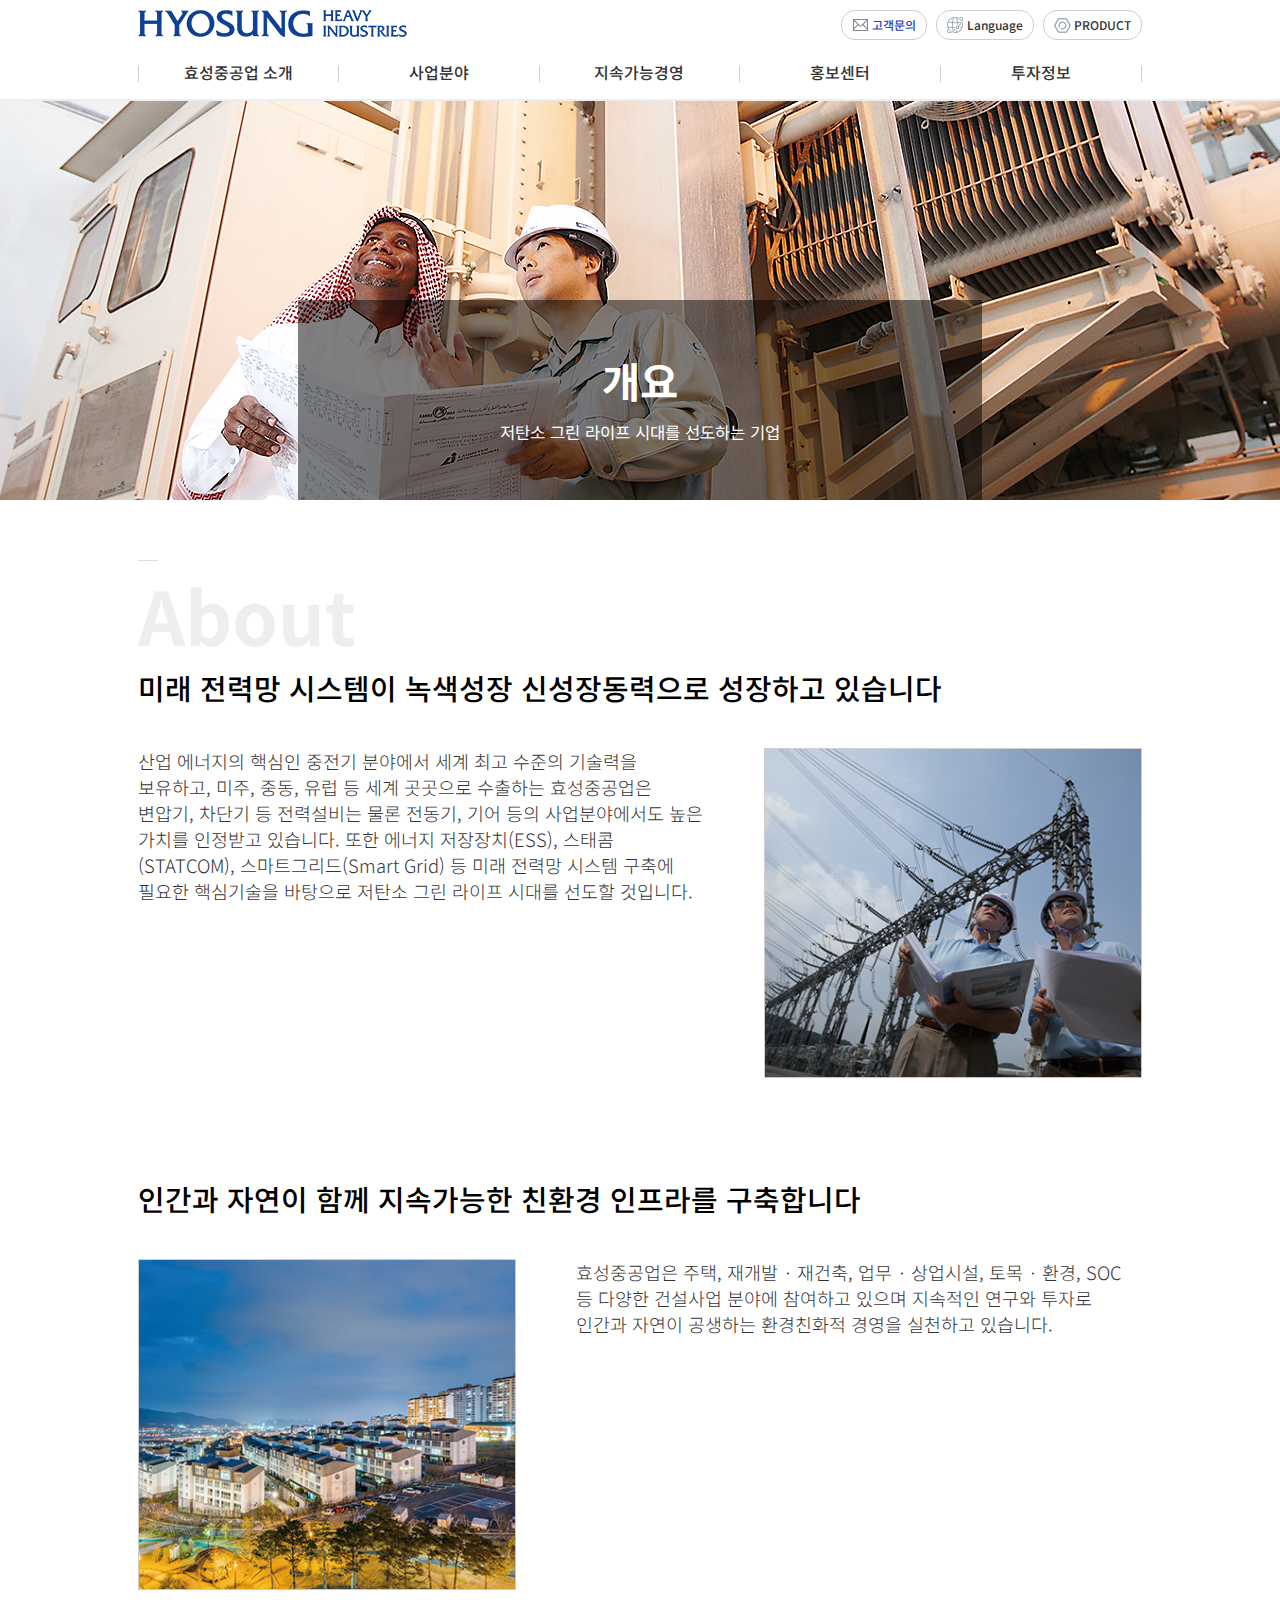
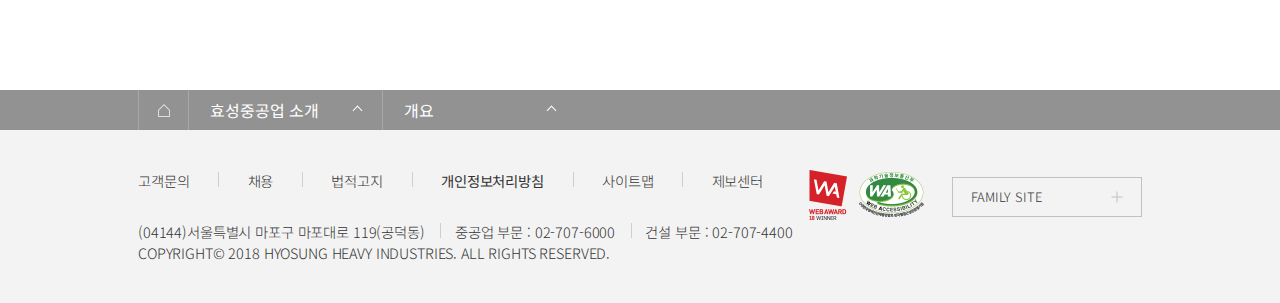
<file: intro.html>
<!doctype html>
<html lang="ko">

<head>
    <title>효성중공업 &gt; 효성중공업 소개 &gt; 개요</title>
    <meta charset="utf-8" />
    <meta name="viewport" content="initial-scale=1, width=device-width" />
    <meta name="author" content="효성중공업" />
    <meta name="keywords" content="효성, 효성그룹, 효성중공업, 중공업, 건설" />
    <meta name="description" content="효성중공업, 미래 전력망 시스템과 친환경 건설이 녹생성장을 이끌어 갑니다." />
    <meta property="og:title" content="효성중공업" />
    <meta property="og:description" content="효성중공업, 미래 전력망 시스템과 친환경 건설이 녹생성장을 이끌어 갑니다." />
    <meta property="og:image" content="http://ece128.dothome.co.kr/hshi/images/ogimage.jpg" />
    <link href="css/common.css" rel="stylesheet" />
    <link href="css/intro.css" rel="stylesheet" />
    <link rel="stylesheet" href="css/slick.css">
    <script src="https://ajax.googleapis.com/ajax/libs/jquery/3.6.0/jquery.min.js"></script>
    <script src="script/slick.js"></script>
</head>

<body>

    <header>
        <div id="htop" class="cen">
            <h1>
                <a href="index.html">
                    <img src="images/logo_header.png" alt="효성중공업 로고" />
                </a>
            </h1>

            <nav id="gnb">
                <a href="#" class="btn-pill">
                    <img class="off" src="images/gnb_icon_1_.png" alt="고객문의" />
                    <img class="on" src="images/gnb_icon_1.png" alt="고객문의" />
                    고객문의
                </a>
                <div class="lang">
                    <a>
                        <img src="images/gnb_icon_2.png" alt="Language" />
                        Language
                    </a>
                    <div class="langsub">
                        <a href="#" class="langactive">Korean</a>
                        <a href="#">English</a>
                        <a href="#">Chinese</a>
                    </div>
                </div>
                <a href="#" class="btn-pill">
                    <img class="off" src="images/gnb_icon_3_.png" alt="PRODUCT" />
                    <img class="on" src="images/gnb_icon_3.png" alt="PRODUCT" />
                    PRODUCT
                </a>
            </nav>
        </div>
        <nav id="lnb" class="cen">
            <ul>
                <li class="main">
                    <a href="intro.html">효성중공업 소개</a>
                    <ul class="sub">
                        <li><a href="intro.html">개요</a></li>
                        <li><a href="#">연혁</a></li>
                        <li><a href="#">인사말</a></li>
                        <li><a href="#">Hyosung Way</a></li>
                        <li><a href="#">글로벌 네트워크</a></li>
                        <li><a href="#">R&amp;D</a></li>
                        <li><a href="#">인재채용</a></li>
                    </ul>
                </li>
                <li class="main">
                    <a href="elec.html">사업분야</a>
                    <ul class="sub">
                        <li><a href="elec.html">송배전설비</a></li>
                        <li><a href="#">시스템&amp;엔지니어링 솔루션</a></li>
                        <li><a href="#">신재생에너지</a></li>
                        <li><a href="#">전동기&amp;발전기</a></li>
                        <li><a href="#">산업기계</a></li>
                        <li><a href="#">기어솔루션</a></li>
                        <li><a href="#">용접솔루션</a></li>
                        <li><a href="#">건설(효성해링턴 플레이스)</a></li>
                    </ul>
                </li>
                <li class="main">
                    <a href="sus.html">지속가능경영</a>
                    <ul class="sub">
                        <li><a href="sus.html">지속가능경영 개요</a></li>
                        <li><a href="#">그린경영</a></li>
                        <li><a href="#">나눔경영</a></li>
                        <li><a href="#">윤리경영</a></li>
                        <li><a href="#">상생경영</a></li>
                        <li><a href="#">지속가능경영보고서 및 인증서</a></li>
                    </ul>
                </li>
                <li class="main">
                    <a href="news.html">홍보센터</a>
                    <ul class="sub">
                        <li><a href="news.html">뉴스센터</a></li>
                        <li><a href="#">홍보자료</a></li>
                    </ul>
                </li>
                <li class="main">
                    <a href="invest.html">투자정보</a>
                    <ul class="sub">
                        <li><a href="invest.html">기업지배구조</a></li>
                        <li><a href="#">재무정보</a></li>
                        <li><a href="#">IR 정보</a></li>
                        <li><a href="#">공시자료</a></li>
                        <li><a href="#">연차보고서</a></li>
                        <li><a href="#">공고 / 실적발표자료</a></li>
                    </ul>
                </li>
            </ul>
        </nav>
        <div id="menuback"></div>
    </header>

    <section>
        <div id="h2box">
            <h2>
                개요
                <small>저탄소 그린 라이프 시대를 선도하는 기업</small>
            </h2>
        </div>
        <!--
            <nav id="depth3" class="">
                <div class="cen">
                    <a href="#" class="dactive">첫번째소메뉴</a>
                    <a href="#">두번째소메뉴</a>
                    <a href="#">세번째소메뉴</a>
                    <a href="#">네번째소메뉴</a>
                    <a href="#">다섯번째소메뉴</a>
                    <a href="#">여섯번째소메뉴</a>
                    <a href="#">일곱번째소메뉴</a>
                    <a href="#">여덟번째소메뉴</a>
                </div>
            </nav>
-->

        <div id="content" class="cen">
            <div id="giant">About</div>
            <div class="semi-giant">미래 전력망 시스템이 녹색성장 신성장동력으로 성장하고 있습니다</div>
            <div class="of-auto mb-100">
                <img class="float-right w-40" src="images/img_intro_01.jpg" alt="미래 전력망 시스템이 녹색성장 신성장동력으로 성장하고 있습니다" />
                <p class="float-left w-60 text-keep p-big">산업 에너지의 핵심인 중전기 분야에서 세계 최고 수준의 기술력을 보유하고, 미주, 중동, 유럽 등 세계
                    곳곳으로 수출하는 효성중공업은 변압기, 차단기 등 전력설비는 물론 전동기, 기어 등의 사업분야에서도 높은 가치를 인정받고 있습니다. 또한 에너지 저장장치(ESS),
                    스태콤(STATCOM), 스마트그리드(Smart Grid) 등 미래 전력망 시스템 구축에 필요한 핵심기술을 바탕으로 저탄소 그린 라이프 시대를 선도할 것입니다.</p>
            </div>

            <div class="semi-giant">인간과 자연이 함께 지속가능한 친환경 인프라를 구축합니다</div>
            <div class="of-auto">
                <img class="float-left w-40" src="images/img_intro_02.jpg" alt="인간과 자연이 함께 지속가능한 친환경 인프라를 구축합니다" />
                <p class="float-right w-60 text-keep p-big">효성중공업은 주택, 재개발 · 재건축, 업무 · 상업시설, 토목 · 환경, SOC 등 다양한 건설사업 분야에
                    참여하고 있으며 지속적인 연구와 투자로 인간과 자연이 공생하는 환경친화적 경영을 실천하고 있습니다.</p>
            </div>
        </div>

        <nav id="breadcrumb">
            <div class="cen">
                <a class="bhome" href="index.html">
                    <img src="images/icon_home.png" alt="Home" />
                </a>
                <div class="bdepth1 bdepth">
                    <div class="bbtn">효성중공업 소개<span></span></div>
                    <div class="bsub">
                        <a href="intro.html">효성중공업 소개</a>
                        <a href="elec.html">사업분야</a>
                        <a href="sus.html">지속가능경영</a>
                        <a href="news.html">홍보센터</a>
                        <a href="invest.html">투자정보</a>
                    </div>
                </div>
                <div class="bdepth2 bdepth">
                    <div class="bbtn">개요<span></span></div>
                    <div class="bsub">
                        <a href="#">개요</a>
                        <a href="#">연혁</a>
                        <a href="#">인사말</a>
                        <a href="#">Hyosung Way</a>
                        <a href="#">글로벌 네트워크</a>
                        <a href="#">R&amp;D</a>
                        <a href="#">인재채용</a>
                    </div>
                </div>
                <!--
                    <div class="bdepth3 bdepth">
                        <div class="bbtn">3차메뉴<span></span></div>
                        <div class="bsub">
                            <a href="#">3차메뉴</a>
                            <a href="#">3차메뉴</a>
                            <a href="#">3차메뉴</a>
                            <a href="#">3차메뉴</a>
                            <a href="#">3차메뉴</a>
                        </div>
                    </div>
-->
            </div>
        </nav>
    </section>

    <footer>
        <div class="cen">
            <div id="fleft">
                <div id="flink">
                    <a href="#">고객문의</a>
                    <a href="#">채용</a>
                    <a href="#">법적고지</a>
                    <a href="#"><b>개인정보처리방침</b></a>
                    <a href="#">사이트맵</a>
                    <a href="#">제보센터</a>
                </div>
                <p>
                    (04144)서울특별시 마포구 마포대로 119(공덕동)
                    <span class="vbar"></span>
                    <a href="tel:027076000">중공업 부문 : 02-707-6000</a>
                    <span class="vbar"></span>
                    <a href="tel:027074400">건설 부문 : 02-707-4400</a>
                </p>
                <p>COPYRIGHT&copy; 2018 HYOSUNG HEAVY INDUSTRIES. ALL RIGHTS RESERVED.</p>
            </div>
            <div id="fright">
                <a class="cert" target="_blank" href="http://i-award.or.kr">
                    <img src="images/wa2018_winner.png" alt="Web award winner" />
                </a>
                <a class="cert" target="_blank"
                    href="http://www.wa.or.kr/board/list.asp?Page=2&search=&SearchString=&BoardID=0006">
                    <img src="images/wa_footer.png" alt="Web Accessibility" />
                </a>
                <a href="#" id="famsite">
                    FAMILY SITE
                    <span></span>
                </a>
            </div>
        </div>
    </footer>

    <script src="script/script.js"></script>
</body>

</html>
</file>
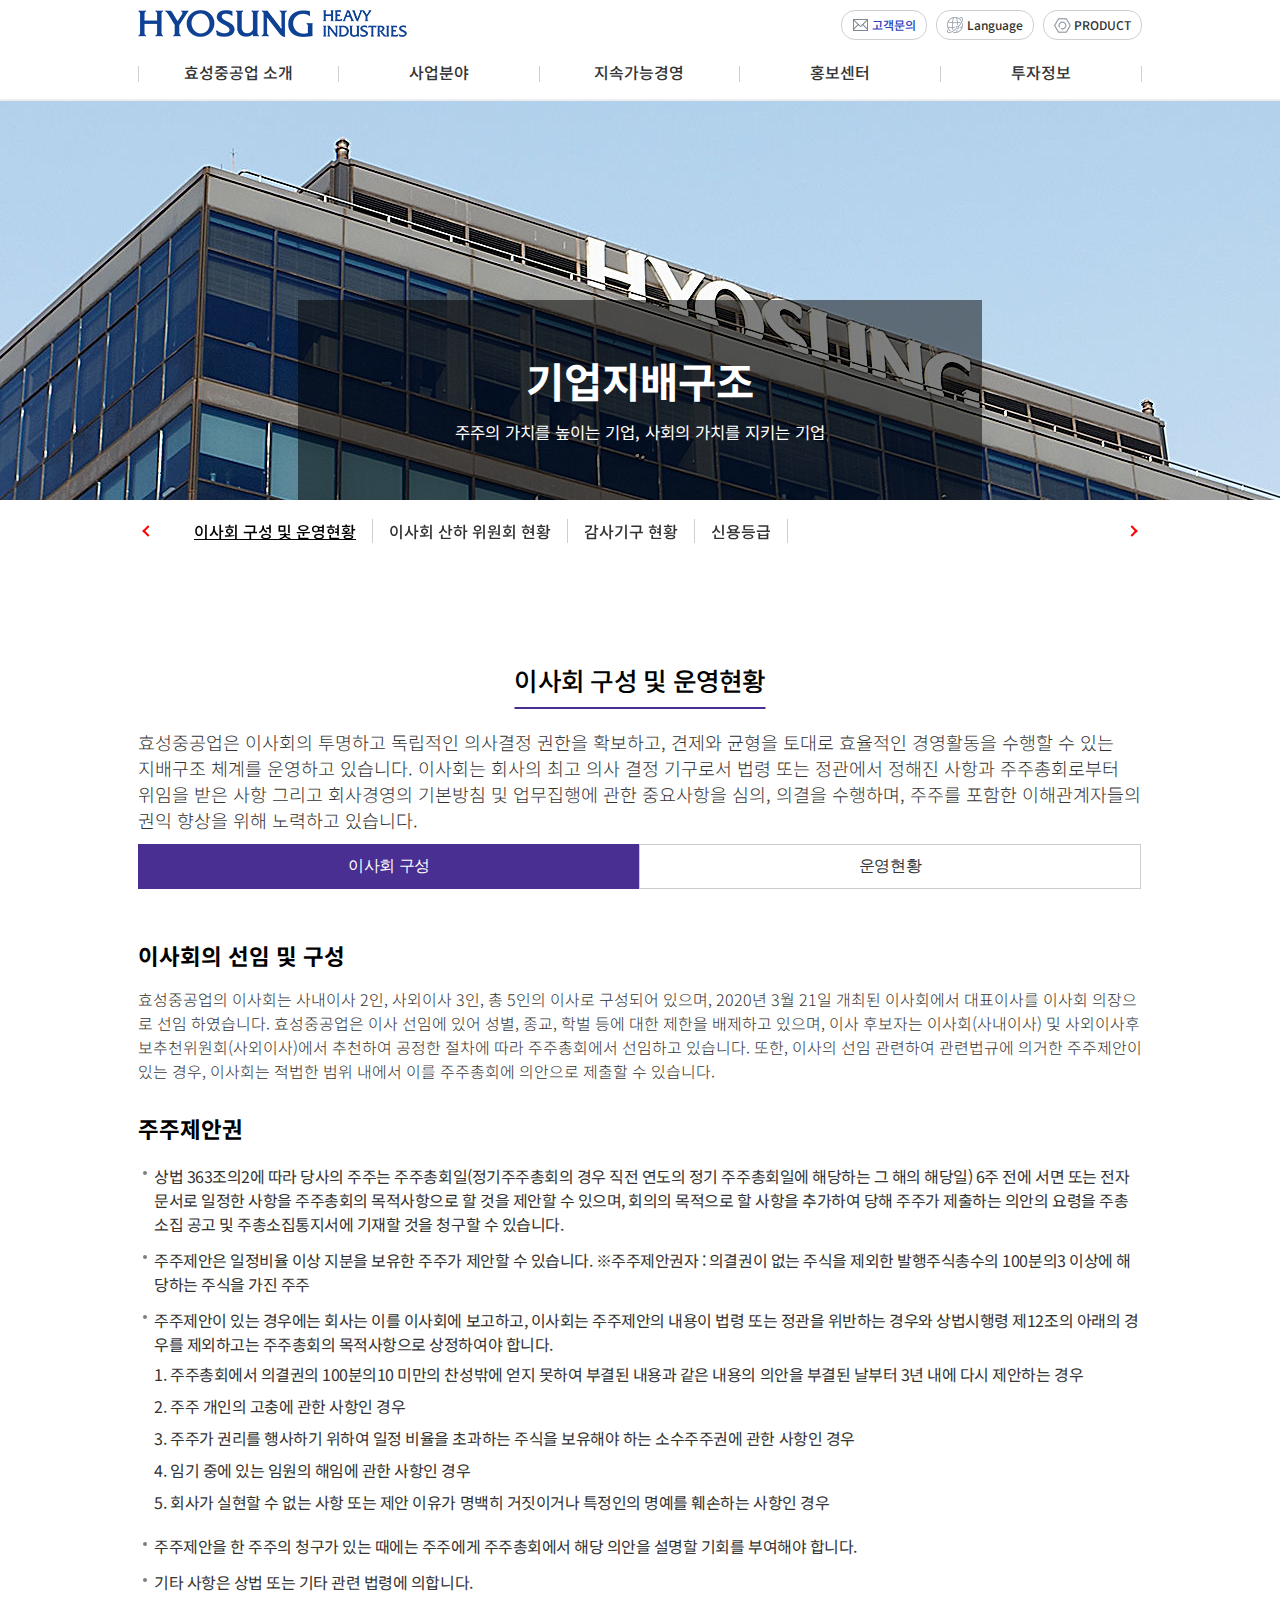
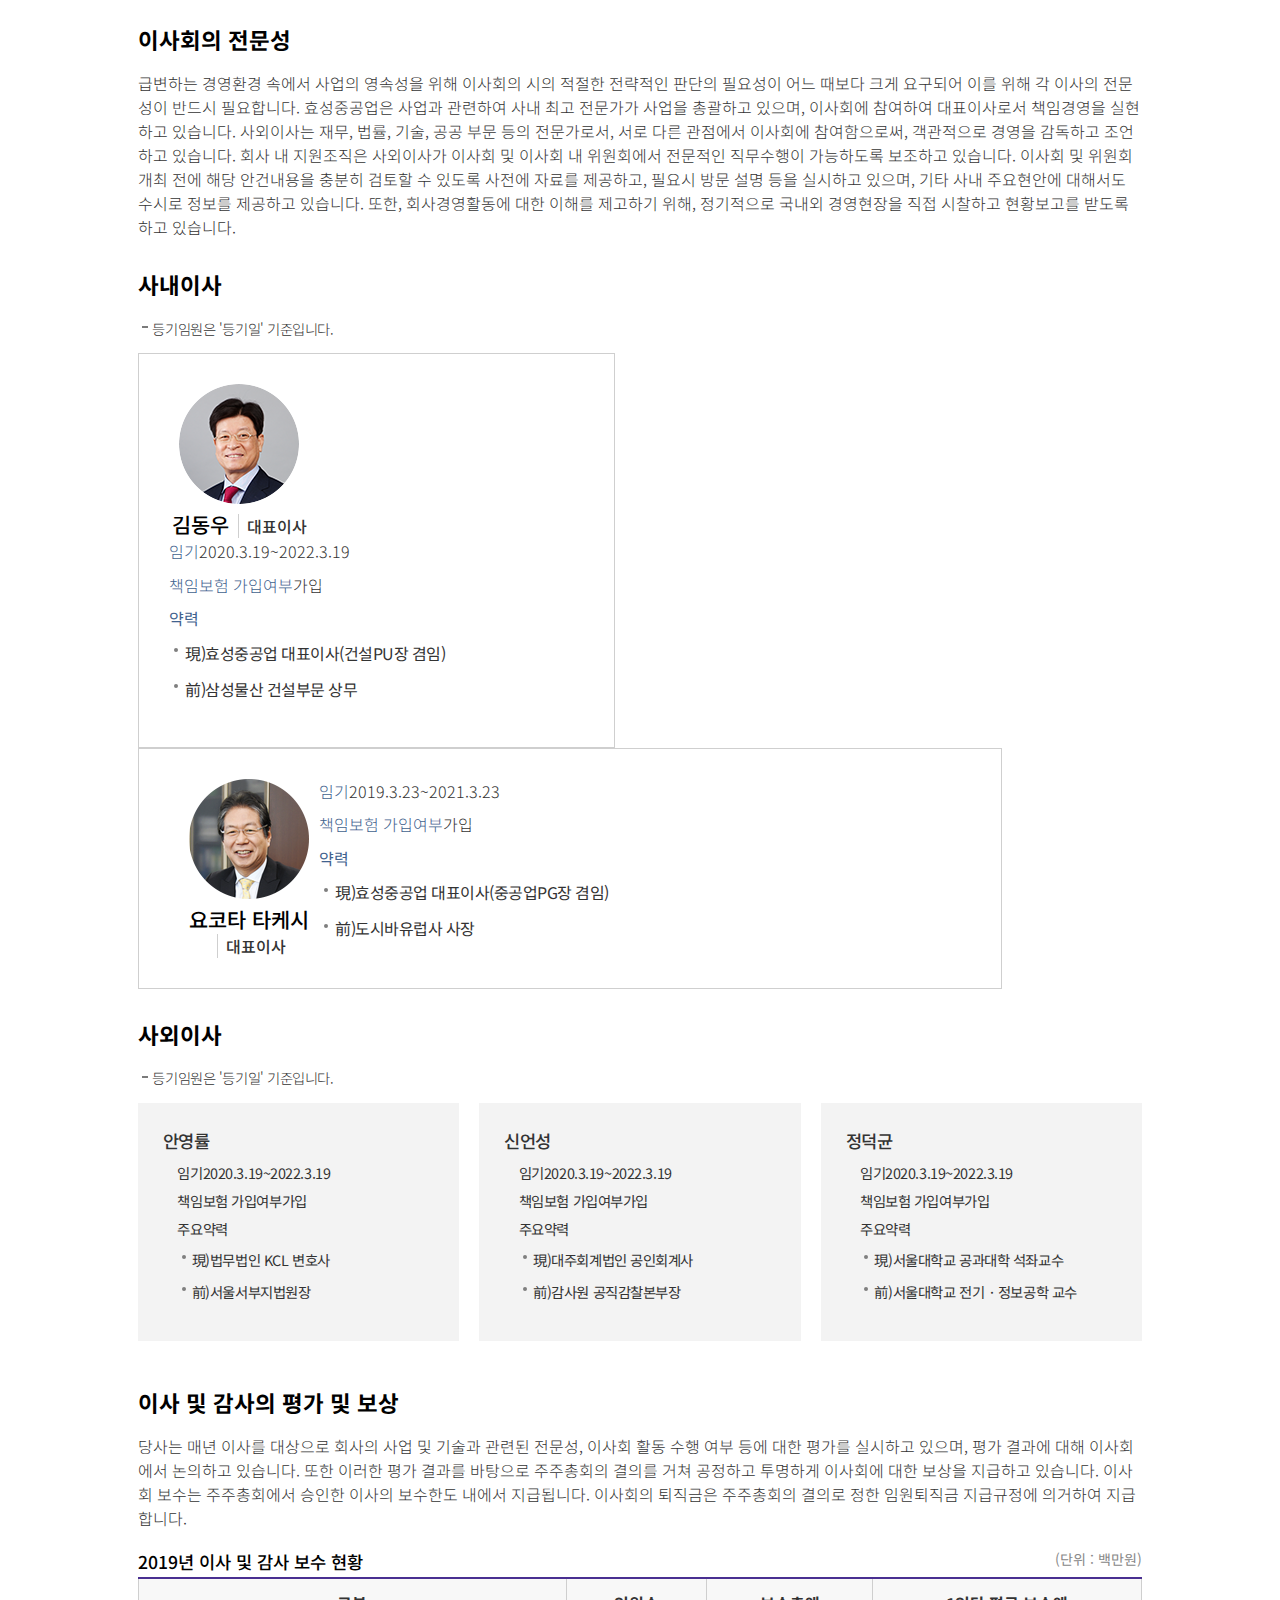
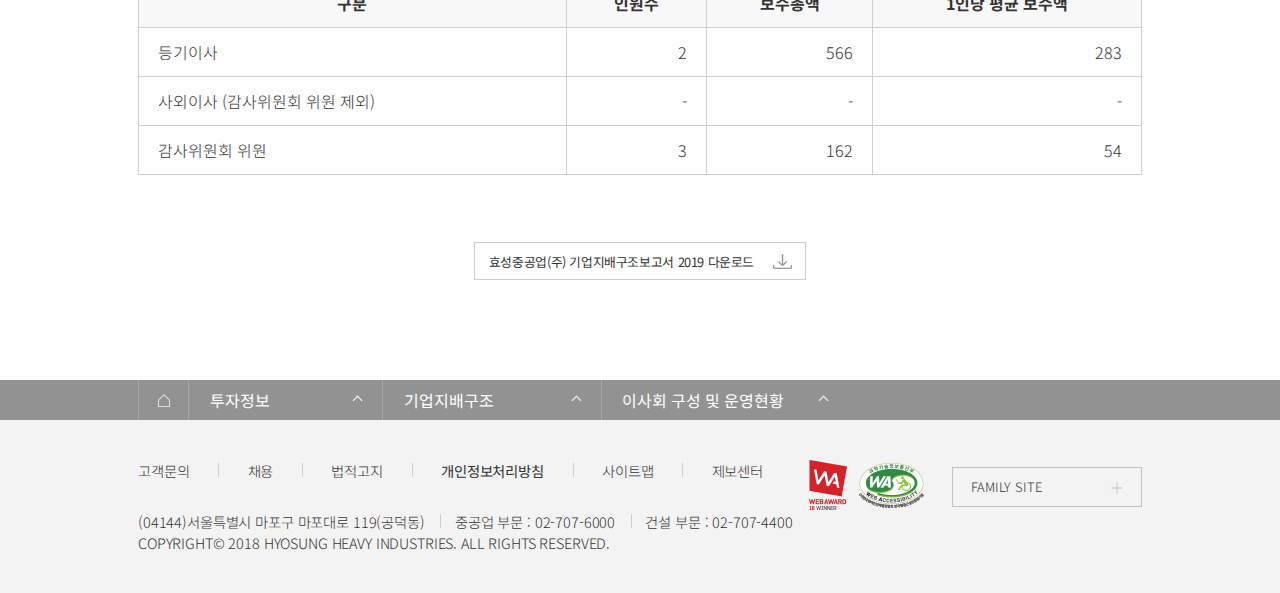
<file: invest.html>
<!doctype html>
<html lang="ko">

<head>
    <title>효성중공업 &gt; 투자정보 &gt; 기업지배구조 &gt; 이사회 구성 및 현황</title>
    <meta charset="utf-8" />
    <meta name="viewport" content="initial-scale=1, width=device-width" />
    <meta name="author" content="효성중공업" />
    <meta name="keywords" content="효성, 효성그룹, 효성중공업, 중공업, 건설" />
    <meta name="description" content="효성중공업, 미래 전력망 시스템과 친환경 건설이 녹생성장을 이끌어 갑니다." />
    <meta property="og:title" content="효성중공업" />
    <meta property="og:description" content="효성중공업, 미래 전력망 시스템과 친환경 건설이 녹생성장을 이끌어 갑니다." />
    <meta property="og:image" content="http://ece128.dothome.co.kr/hshi/images/ogimage.jpg" />
    <link href="css/common.css" rel="stylesheet" />
    <link href="css/invest.css" rel="stylesheet" />
    <link rel="stylesheet" href="css/slick.css">
    <script src="https://ajax.googleapis.com/ajax/libs/jquery/3.6.0/jquery.min.js"></script>
    <script src="script/slick.js"></script>
</head>

<body>

    <header>
        <div id="htop" class="cen">
            <h1>
                <a href="index.html">
                    <img src="images/logo_header.png" alt="효성중공업 로고" />
                </a>
            </h1>

            <nav id="gnb">
                <a href="#" class="btn-pill">
                    <img class="off" src="images/gnb_icon_1_.png" alt="고객문의" />
                    <img class="on" src="images/gnb_icon_1.png" alt="고객문의" />
                    고객문의
                </a>
                <div class="lang">
                    <a>
                        <img src="images/gnb_icon_2.png" alt="Language" />
                        Language
                    </a>
                    <div class="langsub">
                        <a href="#" class="langactive">Korean</a>
                        <a href="#">English</a>
                        <a href="#">Chinese</a>
                    </div>
                </div>
                <a href="#" class="btn-pill">
                    <img class="off" src="images/gnb_icon_3_.png" alt="PRODUCT" />
                    <img class="on" src="images/gnb_icon_3.png" alt="PRODUCT" />
                    PRODUCT
                </a>
            </nav>
        </div>
        <nav id="lnb" class="cen">
            <ul>
                <li class="main">
                    <a href="intro.html">효성중공업 소개</a>
                    <ul class="sub">
                        <li><a href="intro.html">개요</a></li>
                        <li><a href="#">연혁</a></li>
                        <li><a href="#">인사말</a></li>
                        <li><a href="#">Hyosung Way</a></li>
                        <li><a href="#">글로벌 네트워크</a></li>
                        <li><a href="#">R&amp;D</a></li>
                        <li><a href="#">인재채용</a></li>
                    </ul>
                </li>
                <li class="main">
                    <a href="elec.html">사업분야</a>
                    <ul class="sub">
                        <li><a href="elec.html">송배전설비</a></li>
                        <li><a href="#">시스템&amp;엔지니어링 솔루션</a></li>
                        <li><a href="#">신재생에너지</a></li>
                        <li><a href="#">전동기&amp;발전기</a></li>
                        <li><a href="#">산업기계</a></li>
                        <li><a href="#">기어솔루션</a></li>
                        <li><a href="#">용접솔루션</a></li>
                        <li><a href="#">건설(효성해링턴 플레이스)</a></li>
                    </ul>
                </li>
                <li class="main">
                    <a href="sus.html">지속가능경영</a>
                    <ul class="sub">
                        <li><a href="sus.html">지속가능경영 개요</a></li>
                        <li><a href="#">그린경영</a></li>
                        <li><a href="#">나눔경영</a></li>
                        <li><a href="#">윤리경영</a></li>
                        <li><a href="#">상생경영</a></li>
                        <li><a href="#">지속가능경영보고서 및 인증서</a></li>
                    </ul>
                </li>
                <li class="main">
                    <a href="news.html">홍보센터</a>
                    <ul class="sub">
                        <li><a href="news.html">뉴스센터</a></li>
                        <li><a href="#">홍보자료</a></li>
                    </ul>
                </li>
                <li class="main">
                    <a href="invest.html">투자정보</a>
                    <ul class="sub">
                        <li><a href="invest.html">기업지배구조</a></li>
                        <li><a href="#">재무정보</a></li>
                        <li><a href="#">IR 정보</a></li>
                        <li><a href="#">공시자료</a></li>
                        <li><a href="#">연차보고서</a></li>
                        <li><a href="#">공고 / 실적발표자료</a></li>
                    </ul>
                </li>
            </ul>
        </nav>
        <div id="menuback"></div>
    </header>

    <section>
        <div id="h2box">
            <h2>
                기업지배구조
                <small>주주의 가치를 높이는 기업, 사회의 가치를 지키는 기업</small>
            </h2>
        </div>
        <nav id="depth3" class="">
            <div class="cen">
                <a href="#" class="dactive">이사회 구성 및 운영현황</a>
                <a href="#">이사회 산하 위원회 현황</a>
                <a href="#">감사기구 현황</a>
                <a href="#">신용등급</a>
            </div>
        </nav>

        <div id="content" class="cen">
            <h3>이사회 구성 및 운영현황</h3>
            <p class="p-big text-keep">효성중공업은 이사회의 투명하고 독립적인 의사결정 권한을 확보하고, 견제와 균형을 토대로 효율적인 경영활동을 수행할 수 있는 지배구조 체계를
                운영하고 있습니다. 이사회는 회사의 최고 의사 결정 기구로서 법령 또는 정관에서 정해진 사항과 주주총회로부터 위임을 받은 사항 그리고 회사경영의 기본방침 및 업무집행에 관한 중요사항을
                심의, 의결을 수행하며, 주주를 포함한 이해관계자들의 권익 향상을 위해 노력하고 있습니다.</p>

            <div class="tabbtnbox">
                <button class="tabbtn tactive" type="button">이사회 구성</button>
                <button class="tabbtn" type="button">운영현황</button>
            </div>
            <div class="tabcontbox">
                <div class="tabcont">
                    <h4>이사회의 선임 및 구성</h4>
                    <p>
                        효성중공업의 이사회는 사내이사 2인, 사외이사 3인, 총 5인의 이사로 구성되어 있으며, 2020년 3월 21일 개최된 이사회에서 대표이사를 이사회 의장으로 선임
                        하였습니다. 효성중공업은 이사 선임에 있어 성별, 종교, 학벌 등에 대한 제한을 배제하고 있으며, 이사 후보자는 이사회(사내이사) 및 사외이사후보추천위원회(사외이사)에서
                        추천하여 공정한 절차에 따라 주주총회에서 선임하고 있습니다. 또한, 이사의 선임 관련하여 관련법규에 의거한 주주제안이 있는 경우, 이사회는 적법한 범위 내에서 이를
                        주주총회에 의안으로 제출할 수 있습니다.
                    </p>
                    <h4>주주제안권</h4>
                    <ul class="list-circle">
                        <li>
                            상법 363조의2에 따라 당사의 주주는 주주총회일(정기주주총회의 경우 직전 연도의 정기 주주총회일에 해당하는 그 해의 해당일) 6주 전에 서면 또는 전자문서로 일정한
                            사항을 주주총회의 목적사항으로 할 것을 제안할 수 있으며, 회의의 목적으로 할 사항을 추가하여 당해 주주가 제출하는 의안의 요령을 주총 소집 공고 및 주총소집통지서에
                            기재할 것을 청구할 수 있습니다.
                        </li>
                        <li>
                            주주제안은 일정비율 이상 지분을 보유한 주주가 제안할 수 있습니다.
                            ※주주제안권자 : 의결권이 없는 주식을 제외한 발행주식총수의 100분의3 이상에 해당하는 주식을 가진 주주
                        </li>
                        <li>
                            주주제안이 있는 경우에는 회사는 이를 이사회에 보고하고, 이사회는 주주제안의 내용이 법령 또는 정관을 위반하는 경우와 상법시행령 제12조의 아래의 경우를 제외하고는
                            주주총회의 목적사항으로 상정하여야 합니다.
                            <ol>
                                <li>주주총회에서 의결권의 100분의10 미만의 찬성밖에 얻지 못하여 부결된 내용과 같은 내용의 의안을 부결된 날부터 3년 내에 다시 제안하는 경우</li>
                                <li>주주 개인의 고충에 관한 사항인 경우</li>
                                <li>주주가 권리를 행사하기 위하여 일정 비율을 초과하는 주식을 보유해야 하는 소수주주권에 관한 사항인 경우</li>
                                <li>임기 중에 있는 임원의 해임에 관한 사항인 경우</li>
                                <li>회사가 실현할 수 없는 사항 또는 제안 이유가 명백히 거짓이거나 특정인의 명예를 훼손하는 사항인 경우</li>
                            </ol>
                        </li>
                        <li>
                            주주제안을 한 주주의 청구가 있는 때에는 주주에게 주주총회에서 해당 의안을 설명할 기회를 부여해야 합니다.
                        </li>
                        <li>
                            기타 사항은 상법 또는 기타 관련 법령에 의합니다.
                        </li>
                    </ul>
                    <h4>이사회의 전문성</h4>
                    <p>
                        급변하는 경영환경 속에서 사업의 영속성을 위해 이사회의 시의 적절한 전략적인 판단의 필요성이 어느 때보다 크게 요구되어 이를 위해 각 이사의 전문성이 반드시 필요합니다.
                        효성중공업은 사업과 관련하여 사내 최고 전문가가 사업을 총괄하고 있으며, 이사회에 참여하여 대표이사로서 책임경영을 실현하고 있습니다. 사외이사는 재무, 법률, 기술, 공공
                        부문 등의 전문가로서, 서로 다른 관점에서 이사회에 참여함으로써, 객관적으로 경영을 감독하고 조언하고 있습니다. 회사 내 지원조직은 사외이사가 이사회 및 이사회 내
                        위원회에서 전문적인 직무수행이 가능하도록 보조하고 있습니다. 이사회 및 위원회 개최 전에 해당 안건내용을 충분히 검토할 수 있도록 사전에 자료를 제공하고, 필요시 방문 설명
                        등을 실시하고 있으며, 기타 사내 주요현안에 대해서도 수시로 정보를 제공하고 있습니다. 또한, 회사경영활동에 대한 이해를 제고하기 위해, 정기적으로 국내외 경영현장을 직접
                        시찰하고 현황보고를 받도록 하고 있습니다.
                    </p>
                    <h4>사내이사</h4>
                    <ul class="list-dash ceosmall">
                        <li>등기임원은 '등기일' 기준입니다.</li>
                    </ul>
                    <div class="of-auto">
                        <div class="inceo of-outo float-left">
                            <div class="ceocard float-left">
                                <img class="inceoimg" src="images/img_director_02.png" alt="대표이사 김동우" />
                                <span class="inceoname">김동우</span>
                                <span class="nameline">대표이사</span>
                            </div>
                            <div class="float-left">
                                <p><span class="text-blue">임기</span>2020.3.19&#126;2022.3.19</p>
                                <p><span class="text-blue">책임보험 가입여부</span>가입</p>
                                <div>
                                    <span class="text-blue">약력</span>
                                    <ul class="list-circle">
                                        <li>現&#41;효성중공업 대표이사&#40;건설PU장 겸임&#41;</li>
                                        <li>前&#41;삼성물산 건설부문 상무</li>
                                    </ul>
                                </div>
                            </div>
                        </div>
                        <div class="inceo of-outo float-left">
                            <div class="ceocard float-left">
                                <img class="inceoimg" src="images/img_director_03.png" alt="대표이사 요코타 타케시" />
                                <span class="inceoname">요코타 타케시</span>
                                <span class="nameline">대표이사</span>
                            </div>
                            <div class="float-left">
                                <p><span class="text-blue">임기</span>2019.3.23&#126;2021.3.23</p>
                                <p><span class="text-blue">책임보험 가입여부</span>가입</p>
                                <div>
                                    <span class="text-blue">약력</span>
                                    <ul class="list-circle">
                                        <li>現&#41;효성중공업 대표이사&#40;중공업PG장 겸임&#41;</li>
                                        <li>前&#41;도시바유럽사 사장</li>
                                    </ul>
                                </div>
                            </div>
                        </div>
                    </div>
                    <h4>사외이사</h4>
                    <ul class="list-dash ceosmall">
                        <li>등기임원은 '등기일' 기준입니다.</li>
                    </ul>
                    <div class="of-auto">
                        <ul class="outceo">
                            <li class="outceoname">
                                안영률
                            </li>
                            <li>
                                <ul class="outceoinfo">
                                    <li><span class="txtblue">임기</span>2020.3.19&#126;2022.3.19</li>
                                    <li><span class="txtblue">책임보험 가입여부</span>가입</li>
                                    <li>
                                        <span class="txtblue">주요약력</span>
                                        <ul class="list-circle">
                                            <li>現&#41;법무법인 KCL 변호사</li>
                                            <li>前&#41;서울서부지법원장</li>
                                        </ul>
                                    </li>
                                </ul>
                            </li>
                        </ul>
                        <ul class="outceo">
                            <li class="outceoname">
                                신언성
                            </li>
                            <li>
                                <ul class="outceoinfo">
                                    <li><span class="txtblue">임기</span>2020.3.19&#126;2022.3.19</li>
                                    <li><span class="txtblue">책임보험 가입여부</span>가입</li>
                                    <li>
                                        <span class="txtblue">주요약력</span>
                                        <ul class="list-circle">
                                            <li>現&#41;대주회계법인 공인회계사</li>
                                            <li>前&#41;감사원 공직감찰본부장</li>
                                        </ul>
                                    </li>
                                </ul>
                            </li>
                        </ul>
                        <ul class="outceo">
                            <li class="outceoname">
                                정덕균
                            </li>
                            <li>
                                <ul class="outceoinfo">
                                    <li><span class="txtblue">임기</span>2020.3.19&#126;2022.3.19</li>
                                    <li><span class="txtblue">책임보험 가입여부</span>가입</li>
                                    <li>
                                        <span class="txtblue">주요약력</span>
                                        <ul class="list-circle">
                                            <li>現&#41;서울대학교 공과대학 석좌교수</li>
                                            <li>前&#41;서울대학교 전기 · 정보공학 교수</li>
                                        </ul>
                                    </li>
                                </ul>
                            </li>
                        </ul>
                    </div>
                    <h4>이사 및 감사의 평가 및 보상</h4>
                    <p>
                        당사는 매년 이사를 대상으로 회사의 사업 및 기술과 관련된 전문성, 이사회 활동 수행 여부 등에 대한 평가를 실시하고 있으며, 평가 결과에 대해 이사회에서 논의하고
                        있습니다. 또한 이러한 평가 결과를 바탕으로 주주총회의 결의를 거쳐 공정하고 투명하게 이사회에 대한 보상을 지급하고 있습니다. 이사회 보수는 주주총회에서 승인한 이사의
                        보수한도 내에서 지급됩니다. 이사회의 퇴직금은 주주총회의 결의로 정한 임원퇴직금 지급규정에 의거하여 지급합니다.
                    </p>
                    <table class="table">
                        <caption>2019년 이사 및 감사 보수 현황 <span>(단위 : 백만원)</span></caption>
                        <tr>
                            <th>구분</th>
                            <th>인원수</th>
                            <th>보수총액</th>
                            <th>1인당 평균 보수액</th>
                        </tr>
                        <tr>
                            <td class="text-left">등기이사</td>
                            <td class="text-right">2</td>
                            <td class="text-right">566</td>
                            <td class="text-right">283</td>
                        </tr>
                        <tr>
                            <td class="text-left">사외이사 &#40;감사위원회 위원 제외&#41;</td>
                            <td class="text-right">-</td>
                            <td class="text-right">-</td>
                            <td class="text-right">-</td>
                        </tr>
                        <tr>
                            <td class="text-left">감사위원회 위원</td>
                            <td class="text-right">3</td>
                            <td class="text-right">162</td>
                            <td class="text-right">54</td>
                        </tr>
                    </table>
                    <br />
                    <br />
                    <div class="text-center">
                        <a class="btn-down1" href="#" download>
                            효성중공업&#40;주&#41; 기업지배구조보고서 2019 다운로드
                        </a>
                    </div>
                </div>
                <div class="tabcont">
                    <h4>이사회의 독립성과 투명성</h4>
                    <p>
                        당사 이사회는 회사의 최고 상설 의사결정기구로서 사외이사를 중심으로 운영하고 있습니다. 투명성 및 독립성 제고를 위해 이사회 내 사외이사의 비율을 과반수 이상을 유지하고
                        있습니다. 특히 이사회 내 위원회 관련하여, 감사위원회는 구성원 전원을 사외이사로 구성하고 있으며, 사외이사후보추천위원회는 사외이사를 과반수로 운영하고 사외이사를
                        대표위원으로 선임하여 독립성과 투명성을 더욱 향상시키고 있습니다.
                    </p>
                    <h4>2020년 이사회 운영현황</h4>
                    <table class="table">
                        <tr>
                            <th>회차</th>
                            <th>개최일자</th>
                            <th>의안내용</th>
                            <th>가결여부</th>
                            <th>사외이사참석현황</th>
                        </tr>
                        <tr>
                            <td class="text-bold">4회차</td>
                            <td>2020.04.29</td>
                            <td>
                                <ol>
                                    <li>이사 등과 회사간 거래 및 최대주주 등과의 거래 승인의 건</li>
                                    <li>2020년 1분기 주요 경영활동 및 재무제표 보고의 건</li>
                                    <li>2020년 1분기 경영위원회 의결사항 보고의 건</li>
                                </ol>
                            </td>
                            <td class="text-center class=" text-bold"">가결</td>
                            <td class="text-center class=" text-bold"">3/3</td>
                        </tr>
                        <tr>
                            <td class="text-bold">3회차</td>
                            <td class="text-center class=" text-bold"">2020.03.21</td>
                            <td>
                                <ol>
                                    <li>대표이사 선임의 건</li>
                                    <li>이사회 의장 선임의 건</li>
                                    <li>사외이사후보추천위원회 위원 선임의 건</li>
                                    <li>경영위원회 위원 선임의 건</li>
                                    <li>신설법인 출자(안) 보고의 건</li>
                                </ol>
                            </td>
                            <td class="text-center class=" text-bold"">가결</td>
                            <td class="text-center class=" text-bold"">3/3</td>
                        </tr>
                        <tr>
                            <td class="text-bold">2회차</td>
                            <td class="text-center class=" text-bold"">2020.02.26</td>
                            <td>
                                <ol>
                                    <li>사내이사 후보 추천의 건</li>
                                    <li>제2기(2019년) 정기주주총회 소집 일시, 장소 및 회의목적사항 결정의 건</li>
                                    <li>내부회계관리제도 운영실태 평가 보고의 건</li>
                                    <li>외부감사인 선임 결과 보고의 건</li>
                                </ol>
                            </td>
                            <td class="text-center class=" text-bold"">가결</td>
                            <td class="text-center class=" text-bold"">3/3</td>
                        </tr>
                        <tr>
                            <td class="text-bold">1회차</td>
                            <td class="text-center class=" text-bold"">2020.01.31</td>
                            <td>
                                <ol>
                                    <li>2019년 결산 재무제표 승인의 건</li>
                                    <li>영업보고서 승인의 건</li>
                                    <li>미국 변압기 법인 출자의 건</li>
                                    <li>이사 등과 회사간 거래 및 최대주주 등과의 거래 승인의 건</li>
                                    <li>대규모 내부거래 승인의 건</li>
                                    <li>2019년 4분기 경영위원회 의결사항 보고의 건</li>
                                    <li>준법지원활동 결과 보고의 건</li>
                                    <li>내부회계관리제도 운영실태 보고의 건</li>
                                </ol>
                            </td>
                            <td class="text-center class=" text-bold"">가결</td>
                            <td class="text-center class=" text-bold"">3/3</td>
                        </tr>
                    </table>
                    <div class="accordian">
                        <div class="accli">
                            <div class="accbtn">
                                2019년 이사회 운영현황 <span>+</span>
                            </div>
                            <div class="acccont">
                                <table class="table">
                                    <tr>
                                        <th>회차</th>
                                        <th>개최일자</th>
                                        <th>의안내용</th>
                                        <th>가결여부</th>
                                        <th>사외이사참석현황</th>
                                    </tr>
                                    <tr>
                                        <td class="text-bold">6회차</td>
                                        <td class="text-center">2019.10.30</td>
                                        <td>
                                            <ol>
                                                <li>이사 등과 회사간 거래 및 최대주주 등과의 거래 승인의 건</li>
                                                <li>2019년 3분기 주요 경영활동 및 재무제표 보고의 건</li>
                                                <li>2019년 3분기 경영위원회 의결사항 보고의 건</li>
                                            </ol>
                                        </td>
                                        <td class="text-center">가결</td>
                                        <td class="text-center">3/3</td>
                                    </tr>
                                    <tr>
                                        <td class="text-bold">5회차</td>
                                        <td class="text-center">2019.07.26</td>
                                        <td>
                                            <ol>
                                                <li>이사 등과 회사간 거래 및 최대주주 등과의 거래 승인의 건</li>
                                                <li>2019년 2분기 주요 경영활동 및 재무제표 보고의 건</li>
                                                <li>2019년 2분기 경영위원회 의결사항 보고의 건</li>
                                            </ol>
                                        </td>
                                        <td class="text-center">가결</td>
                                        <td class="text-center">3/3</td>
                                    </tr>
                                    <tr>
                                        <td class="text-bold">4회차</td>
                                        <td class="text-center">2019.04.26</td>
                                        <td>
                                            <ol>
                                                <li>이사 등과 회사간 거래 및 대규모내부거래 승인의 건</li>
                                                <li>2019년 1분기 주요 경영활동 및 재무제표 보고의 건</li>
                                                <li>2019년 1분기 경영위원회 의결사항 보고의 건</li>
                                            </ol>
                                        </td>
                                        <td class="text-center">가결</td>
                                        <td class="text-center">3/3</td>
                                    </tr>
                                    <tr>
                                        <td class="text-bold">3회차</td>
                                        <td class="text-center">2019.03.23</td>
                                        <td>
                                            <ol>
                                                <li>대표이사 선임의 건</li>
                                                <li>경영위원회 위원 선임의 건</li>
                                                <li>사외이사후보추천위원회 위원 선임의 건</li>
                                            </ol>
                                        </td>
                                        <td class="text-center">가결</td>
                                        <td class="text-center">3/3</td>
                                    </tr>
                                    <tr>
                                        <td class="text-bold">2회차</td>
                                        <td class="text-center">2019.02.28</td>
                                        <td>
                                            <ol>
                                                <li>재무제표 변경 승인의 건</li>
                                                <li>회사 정관 변경 승인의 건</li>
                                                <li>사내이사 후보 추천의 건</li>
                                                <li>제1기(2018년) 정기주주총회 소집 일시, 장소 및 회의 목적사항 결정의 건</li>
                                                <li>내부회계관리제도 운영실태 평가 보고의 건</li>
                                            </ol>
                                        </td>
                                        <td class="text-center">가결</td>
                                        <td class="text-center">3/3</td>
                                    </tr>
                                    <tr>
                                        <td class="text-bold">1회차</td>
                                        <td class="text-center">2019.01.30</td>
                                        <td>
                                            <ol>
                                                <li>2018년 결산 재무제표 승인의 건</li>
                                                <li>영업보고서 승인의 건</li>
                                                <li>이사 등과 회사간 거래 승인의 건</li>
                                                <li>최대주주 등과의 거래 승인의 건</li>
                                                <li>대규모 내부거래 승인의 건</li>
                                                <li>회사규정 개정 승인의 건</li>
                                                <li>준법지원활동 결과 보고의 건</li>
                                                <li>내부회계관리제도 운영실태 보고의 건</li>
                                                <li>내부회계관리규정 변경내용 보고의 건</li>
                                                <li>2018년 4분기 경영위원회 의결사항 보고의 건</li>
                                            </ol>
                                        </td>
                                        <td class="text-center">가결</td>
                                        <td class="text-center">3/3</td>
                                    </tr>
                                </table>
                            </div>
                        </div>
                        <div class="accli">
                            <div class="accbtn">
                                2018년 이사회 운영현황 <span>+</span>
                            </div>
                            <div class="acccont">
                                <table class="table">
                                    <tr>
                                        <th>회차</th>
                                        <th>개최일자</th>
                                        <th>의안내용</th>
                                        <th>가결여부</th>
                                        <th>사외이사참석현황</th>
                                    </tr>
                                    <tr>
                                        <td class="text-bold">3회차</td>
                                        <td class="text-center">2018.10.25</td>
                                        <td>
                                            <ol>
                                                <li>대표이사 선임의 건</li>
                                                <li>이사회의장 선임의 건</li>
                                                <li>이사 등과 회사간 거래 승인의 건</li>
                                                <li>대규모 내부거래 승인의 건</li>
                                                <li>주요 경영활동 및 재무제표 보고의 건</li>
                                                <li>2018년 3분기 경영위원회 의결사항 보고의 건</li>
                                            </ol>
                                        </td>
                                        <td class="text-center">가결</td>
                                        <td class="text-center">3/3</td>
                                    </tr>
                                    <tr>
                                        <td class="text-bold">2회차</td>
                                        <td class="text-center">2018.07.25</td>
                                        <td>
                                            <ol>
                                                <li>대규모 내부거래 승인의 건</li>
                                                <li>주요경영활동 및 재무제표 보고의 건</li>
                                                <li>내부회계관리제도 운영실태 및 평가보고의 건</li>
                                                <li>2018년 2분기 경영위원회 의결사항 보고의 건</li>
                                            </ol>
                                        </td>
                                        <td class="text-center">가결</td>
                                        <td class="text-center">3/3</td>
                                    </tr>
                                    <tr>
                                        <td class="text-bold">1회차</td>
                                        <td class="text-center">2018.06.01</td>
                                        <td>
                                            <ol>
                                                <li>창립사항 보고 및 창립총회 갈음 공고 승인의 건</li>
                                                <li>대표이사 선임의 건</li>
                                                <li>이사회 의장 선임의 건</li>
                                                <li>사외이사후보추천위원회 위원 선임의 건</li>
                                                <li>경영위원회 위원 선임의 건</li>
                                                <li>준법지원인 선임의 건</li>
                                                <li>명의개서 대리인 선임의 건</li>
                                                <li>본점 및 지점 설치의 건</li>
                                                <li>사내규정 제정의 건</li>
                                                <li>이사 등과 회사간의 거래 승인의 건</li>
                                                <li>최대주주등과의 거래 승인의 건</li>
                                            </ol>
                                        </td>
                                        <td class="text-center">가결</td>
                                        <td class="text-center">3/3</td>
                                    </tr>
                                </table>
                            </div>
                        </div>
                    </div>
                </div>
            </div>
        </div>

        <nav id="breadcrumb">
            <div class="cen">
                <a class="bhome" href="index.html">
                    <img src="images/icon_home.png" alt="Home" />
                </a>
                <div class="bdepth1 bdepth">
                    <div class="bbtn">투자정보<span></span></div>
                    <div class="bsub">
                        <a href="intro.html">효성중공업 소개</a>
                        <a href="elec.html">사업분야</a>
                        <a href="sus.html">지속가능경영</a>
                        <a href="news.html">홍보센터</a>
                        <a href="invest.html">투자정보</a>
                    </div>
                </div>
                <div class="bdepth2 bdepth">
                    <div class="bbtn">기업지배구조<span></span></div>
                    <div class="bsub">
                        <a href="#">기업지배구조</a>
                        <a href="#">재무정보</a>
                        <a href="#">IR 정보</a>
                        <a href="#">공시자료</a>
                        <a href="#">연차보고서</a>
                        <a href="#">공고 / 실적발표자료</a>
                    </div>
                </div>
                <div class="bdepth3 bdepth">
                    <div class="bbtn">이사회 구성 및 운영현황<span></span></div>
                    <div class="bsub">
                        <a href="#">이사회 구성 및 운영현황</a>
                        <a href="#">이사회 산하 위원회 현황</a>
                        <a href="#">감사기구 현황</a>
                        <a href="#">신용등급</a>
                    </div>
                </div>
            </div>
        </nav>
    </section>

    <footer>
        <div class="cen">
            <div id="fleft">
                <div id="flink">
                    <a href="#">고객문의</a>
                    <a href="#">채용</a>
                    <a href="#">법적고지</a>
                    <a href="#"><b>개인정보처리방침</b></a>
                    <a href="#">사이트맵</a>
                    <a href="#">제보센터</a>
                </div>
                <p>
                    (04144)서울특별시 마포구 마포대로 119(공덕동)
                    <span class="vbar"></span>
                    <a href="tel:027076000">중공업 부문 : 02-707-6000</a>
                    <span class="vbar"></span>
                    <a href="tel:027074400">건설 부문 : 02-707-4400</a>
                </p>
                <p>COPYRIGHT&copy; 2018 HYOSUNG HEAVY INDUSTRIES. ALL RIGHTS RESERVED.</p>
            </div>
            <div id="fright">
                <a class="cert" target="_blank" href="http://i-award.or.kr">
                    <img src="images/wa2018_winner.png" alt="Web award winner" />
                </a>
                <a class="cert" target="_blank"
                    href="http://www.wa.or.kr/board/list.asp?Page=2&search=&SearchString=&BoardID=0006">
                    <img src="images/wa_footer.png" alt="Web Accessibility" />
                </a>
                <a href="#" id="famsite">
                    FAMILY SITE
                    <span></span>
                </a>
            </div>
        </div>
    </footer>

    <script src="script/script.js"></script>
</body>

</html>
</file>
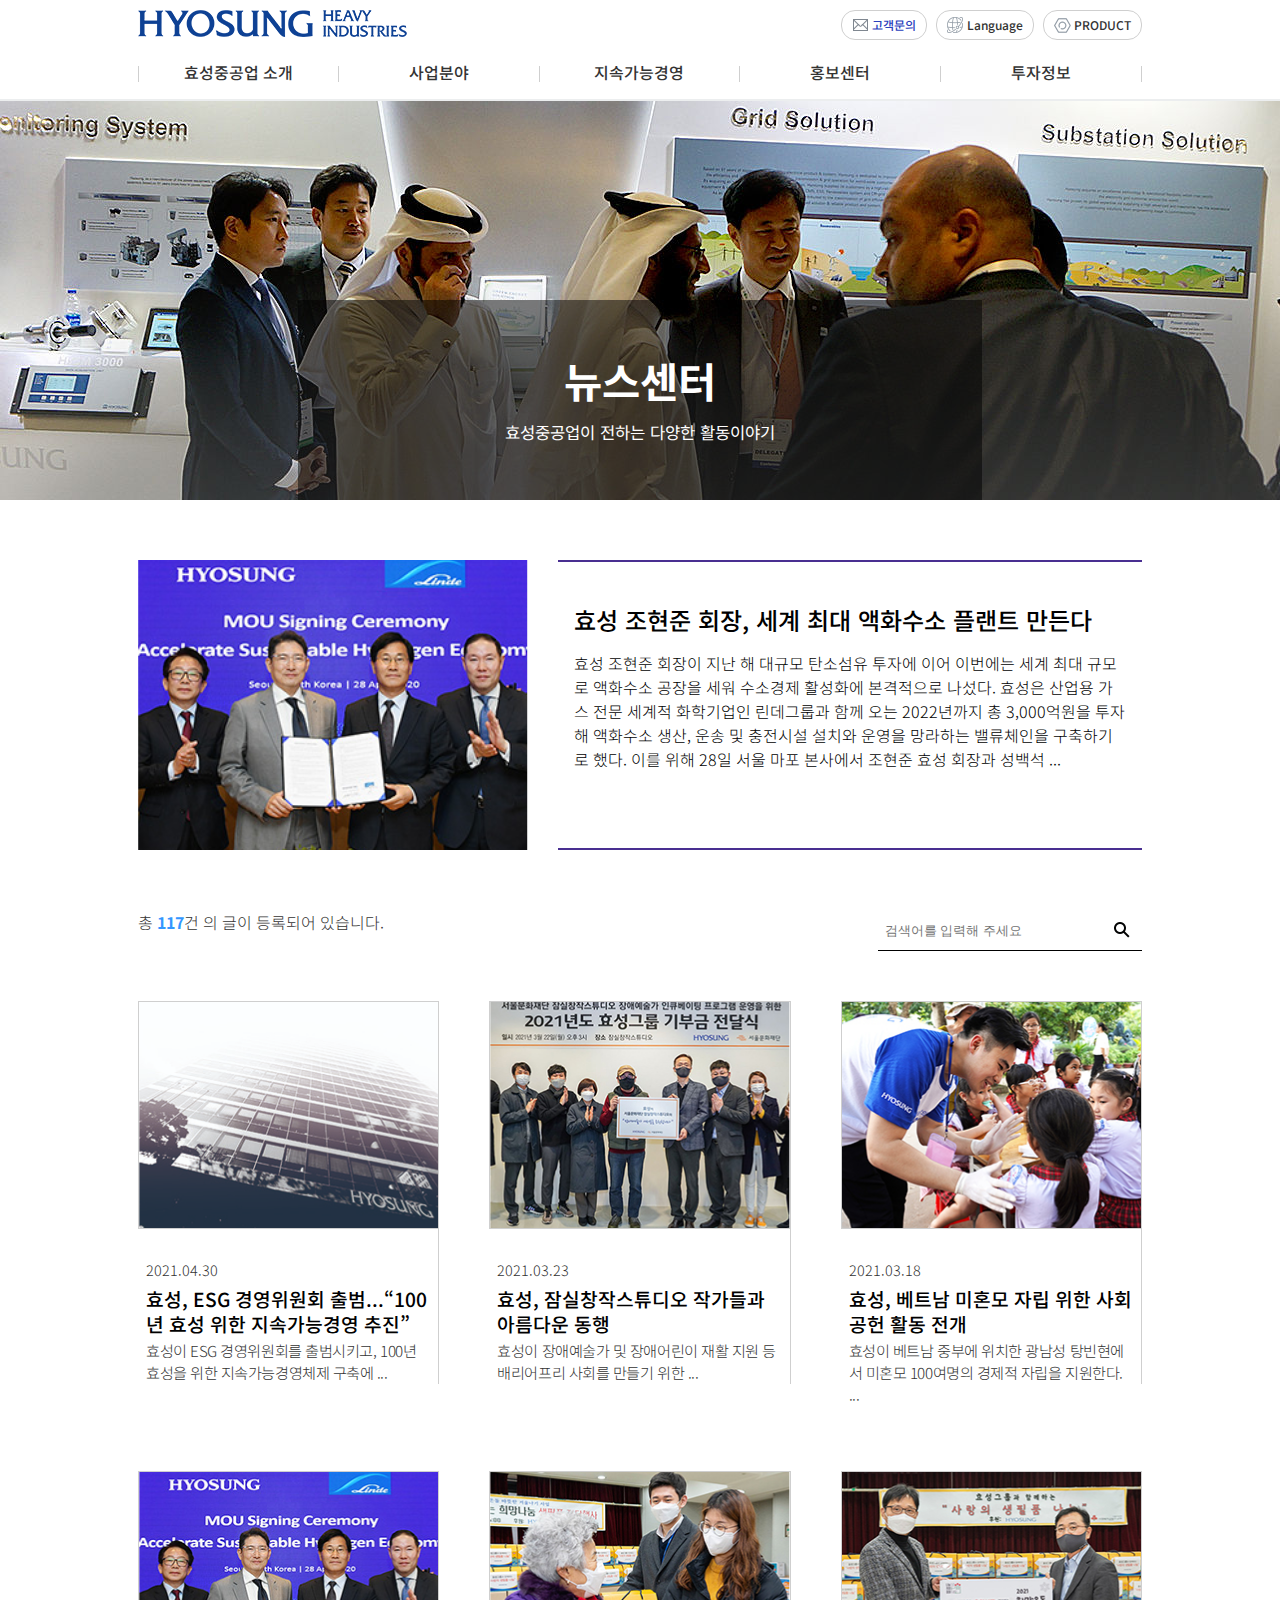
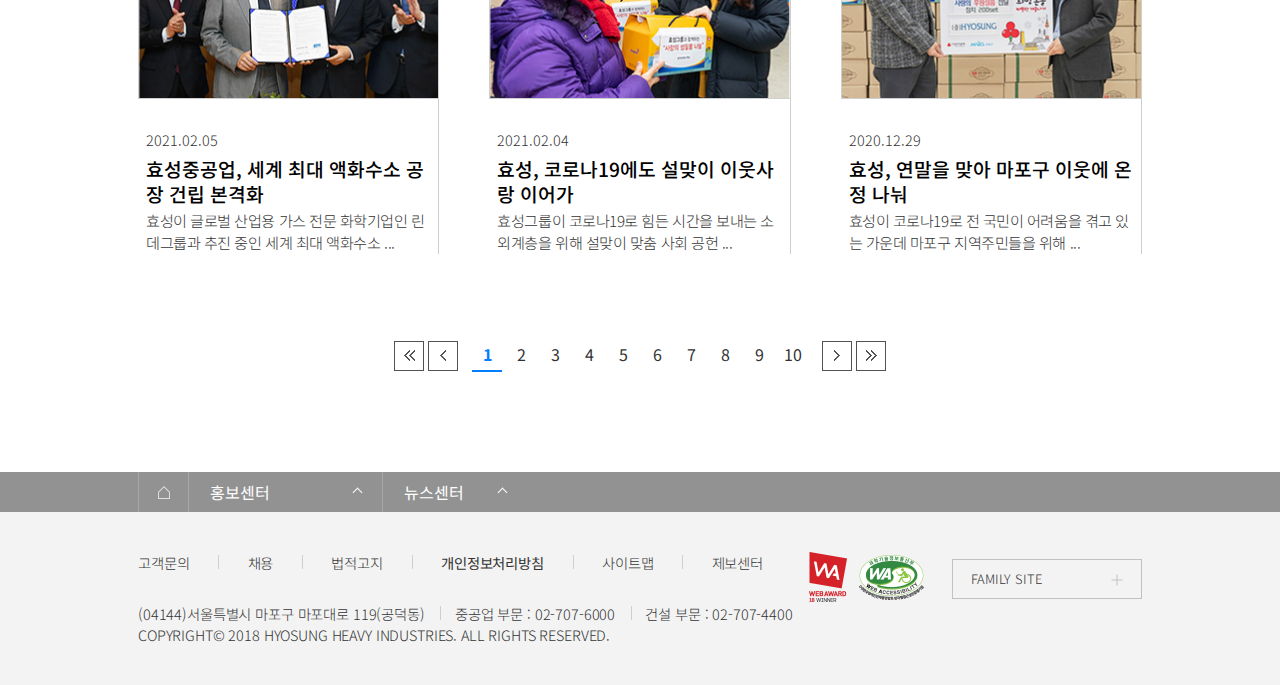
<file: news.html>
<!doctype html>
<html lang="ko">

<head>
    <title>효성중공업 &gt; 홍보센터 &gt; 뉴스센터 &gt; 게시판 목록</title>
    <meta charset="utf-8" />
    <meta name="viewport" content="initial-scale=1, width=device-width" />
    <meta name="author" content="효성중공업" />
    <meta name="keywords" content="효성, 효성그룹, 효성중공업, 중공업, 건설" />
    <meta name="description" content="효성중공업, 미래 전력망 시스템과 친환경 건설이 녹생성장을 이끌어 갑니다." />
    <meta property="og:title" content="효성중공업" />
    <meta property="og:description" content="효성중공업, 미래 전력망 시스템과 친환경 건설이 녹생성장을 이끌어 갑니다." />
    <meta property="og:image" content="http://ece128.dothome.co.kr/hshi/images/ogimage.jpg" />
    <link href="css/common.css" rel="stylesheet" />
    <link href="css/news.css" rel="stylesheet" />
    <link href="css/board.css" rel="stylesheet" />
    <link href="css/imgfit.css" rel="stylesheet" />
    <link rel="stylesheet" href="css/slick.css" />
    <script src="https://ajax.googleapis.com/ajax/libs/jquery/3.6.0/jquery.min.js"></script>
    <script src="script/slick.js"></script>
</head>

<body>

    <header>
        <div id="htop" class="cen">
            <h1>
                <a href="index.html">
                    <img src="images/logo_header.png" alt="효성중공업 로고" />
                </a>
            </h1>

            <nav id="gnb">
                <a href="#" class="btn-pill">
                    <img class="off" src="images/gnb_icon_1_.png" alt="고객문의" />
                    <img class="on" src="images/gnb_icon_1.png" alt="고객문의" />
                    고객문의
                </a>
                <div class="lang">
                    <a>
                        <img src="images/gnb_icon_2.png" alt="Language" />
                        Language
                    </a>
                    <div class="langsub">
                        <a href="#" class="langactive">Korean</a>
                        <a href="#">English</a>
                        <a href="#">Chinese</a>
                    </div>
                </div>
                <a href="#" class="btn-pill">
                    <img class="off" src="images/gnb_icon_3_.png" alt="PRODUCT" />
                    <img class="on" src="images/gnb_icon_3.png" alt="PRODUCT" />
                    PRODUCT
                </a>
            </nav>
        </div>
        <nav id="lnb" class="cen">
            <ul>
                <li class="main">
                    <a href="intro.html">효성중공업 소개</a>
                    <ul class="sub">
                        <li><a href="intro.html">개요</a></li>
                        <li><a href="#">연혁</a></li>
                        <li><a href="#">인사말</a></li>
                        <li><a href="#">Hyosung Way</a></li>
                        <li><a href="#">글로벌 네트워크</a></li>
                        <li><a href="#">R&amp;D</a></li>
                        <li><a href="#">인재채용</a></li>
                    </ul>
                </li>
                <li class="main">
                    <a href="elec.html">사업분야</a>
                    <ul class="sub">
                        <li><a href="elec.html">송배전설비</a></li>
                        <li><a href="#">시스템&amp;엔지니어링 솔루션</a></li>
                        <li><a href="#">신재생에너지</a></li>
                        <li><a href="#">전동기&amp;발전기</a></li>
                        <li><a href="#">산업기계</a></li>
                        <li><a href="#">기어솔루션</a></li>
                        <li><a href="#">용접솔루션</a></li>
                        <li><a href="#">건설(효성해링턴 플레이스)</a></li>
                    </ul>
                </li>
                <li class="main">
                    <a href="sus.html">지속가능경영</a>
                    <ul class="sub">
                        <li><a href="sus.html">지속가능경영 개요</a></li>
                        <li><a href="#">그린경영</a></li>
                        <li><a href="#">나눔경영</a></li>
                        <li><a href="#">윤리경영</a></li>
                        <li><a href="#">상생경영</a></li>
                        <li><a href="#">지속가능경영보고서 및 인증서</a></li>
                    </ul>
                </li>
                <li class="main">
                    <a href="news.html">홍보센터</a>
                    <ul class="sub">
                        <li><a href="news.html">뉴스센터</a></li>
                        <li><a href="#">홍보자료</a></li>
                    </ul>
                </li>
                <li class="main">
                    <a href="invest.html">투자정보</a>
                    <ul class="sub">
                        <li><a href="invest.html">기업지배구조</a></li>
                        <li><a href="#">재무정보</a></li>
                        <li><a href="#">IR 정보</a></li>
                        <li><a href="#">공시자료</a></li>
                        <li><a href="#">연차보고서</a></li>
                        <li><a href="#">공고 / 실적발표자료</a></li>
                    </ul>
                </li>
            </ul>
        </nav>
        <div id="menuback"></div>
    </header>

    <section>
        <div id="h2box">
            <h2>
                뉴스센터
                <small>효성중공업이 전하는 다양한 활동이야기</small>
            </h2>
        </div>
        <!--
            <nav id="depth3" class="">
                <div class="cen">
                    <a href="#" class="dactive">첫번째소메뉴</a>
                    <a href="#">두번째소메뉴</a>
                    <a href="#">세번째소메뉴</a>
                    <a href="#">네번째소메뉴</a>
                    <a href="#">다섯번째소메뉴</a>
                    <a href="#">여섯번째소메뉴</a>
                    <a href="#">일곱번째소메뉴</a>
                    <a href="#">여덟번째소메뉴</a>
                </div>
            </nav>
-->

        <div id="content" class="cen">
            <a href="#" class="fixpost of-auto">
                <div class="imgfit">
                    <img src="images/d7040bd6e4624f1fb02edbd2383467d1.jpg" alt="효성 조현준 회장, 세계 최대 액화수소 플랜트 만든다" />
                </div>
                <div class="fixtxt">
                    <p class="fixtitle">효성 조현준 회장, 세계 최대 액화수소 플랜트 만든다</p>
                    <p class="fixcont multiline">효성 조현준 회장이 지난 해 대규모 탄소섬유 투자에 이어 이번에는 세계 최대 규모로 액화수소 공장을 세워 수소경제 활성화에
                        본격적으로 나섰다. 효성은 산업용 가스 전문 세계적 화학기업인 린데그룹과 함께 오는 2022년까지 총 3,000억원을 투자해 액화수소 생산, 운송 및 충전시설 설치와 운영을
                        망라하는 밸류체인을 구축하기로 했다. 이를 위해 28일 서울 마포 본사에서 조현준 효성 회장과 성백석 린데코리아 회장이 참석한 가운데 MOU를 체결했다.</p>
                </div>
            </a>
            <div id="board">
                <div id="boardtop" class="of-auto">
                    <div id="postlen" class="float-left">
                        총 <span>117</span>건 의 글이 등록되어 있습니다.
                    </div>
                    <form id="search" class="float-right" action="search.php" method="get">
                        <input type="text" name="searchquery" placeholder="검색어를 입력해 주세요" />
                        <button type="button"></button>
                    </form>
                </div>
                <div id="boardlist" class="of-auto">
                    <a href="#" class="nbox">
                        <div class="imgbox imgfit">
                            <img src="images/3d2da42d06cf4e3ab3406c7def74d14f.jpg"
                                alt="효성, ESG 경영위원회 출범...“100년 효성 위한 지속가능경영 추진”" />
                        </div>
                        <div class="txtbox">
                            <p class="ndate">2021.04.30</p>
                            <p class="ntitle multiline">효성, ESG 경영위원회 출범...“100년 효성 위한 지속가능경영 추진”</p>
                            <p class="ncont multiline">
                                효성이 ESG 경영위원회를 출범시키고, 100년 효성을 위한 지속가능경영체제 구축에 본격 시동을 걸었다.
                            </p>
                        </div>
                    </a>
                    <a href="#" class="nbox">
                        <div class="imgbox imgfit">
                            <img src="images/598f480d96dd4c44b9bdd409579f7f0f.jpg" alt="효성, 잠실창작스튜디오 작가들과 아름다운 동행" />
                        </div>
                        <div class="txtbox">
                            <p class="ndate">2021.03.23</p>
                            <p class="ntitle multiline">효성, 잠실창작스튜디오 작가들과 아름다운 동행</p>
                            <p class="ncont multiline">
                                효성이 장애예술가 및 장애어린이 재활 지원 등 배리어프리 사회를 만들기 위한 사회공헌을 펼치고 있다.
                                22일 효성은 서울문화재단 잠실창작스튜디오 입주 예술가들을 위한 후원금을 전달했다.
                            </p>
                        </div>
                    </a>
                    <a href="#" class="nbox">
                        <div class="imgbox imgfit">
                            <img src="images/e4cd491595ff43f3b97e6a64641a6c16.jpg" alt="효성, 베트남 미혼모 자립 위한 사회공헌 활동 전개" />
                        </div>
                        <div class="txtbox">
                            <p class="ndate">2021.03.18</p>
                            <p class="ntitle multiline">효성, 베트남 미혼모 자립 위한 사회공헌 활동 전개</p>
                            <p class="ncont multiline">
                                효성이 베트남 중부에 위치한 광남성 탕빈현에서 미혼모 100여명의 경제적 자립을 지원한다.
                                효성은 18일 광남 법인이 위치한 베트남 광남성의 탕빈현 인민위원회 회의실에서 국제구호단체 기아대책과 함께하는 ‘베트남 미혼모 자립 지원 사회공헌사업’의
                                개막식을 개최했다고 밝혔다. 효성은 베트남 미혼모 경제 자립 지원에 1억원을 후원한다.
                            </p>
                        </div>
                    </a>
                    <a href="#" class="nbox">
                        <div class="imgbox imgfit">
                            <img src="images/9c1477066be247de9e497bcc253f29f4.jpg" alt="효성중공업, 세계 최대 액화수소 공장 건립 본격화" />
                        </div>
                        <div class="txtbox">
                            <p class="ndate">2021.02.05</p>
                            <p class="ntitle multiline">효성중공업, 세계 최대 액화수소 공장 건립 본격화</p>
                            <p class="ncont multiline">
                                효성이 글로벌 산업용 가스 전문 화학기업인 린데그룹과 추진 중인 세계 최대 액화수소 플랜트 건립 프로젝트가 본격화된다.
                                □ 린데그룹과 생산•판매 등 합작법인 2개 투자 계약
                                효성중공업은 린데그룹과 액화수소 사업 추진을 위한 합작법인(JV) 투자 계약을 체결했다고 5일 밝혔다. 이번에 설립되는 합작법인은 액화수소 판매법인인
                                효성하이드로젠㈜과 생산법인인 린데하이드로젠㈜ 등 2개다.
                            </p>
                        </div>
                    </a>
                    <a href="#" class="nbox">
                        <div class="imgbox imgfit">
                            <img src="images/57d7e5073a83434fb22df30e87862127.jpg" alt="효성, 코로나19에도 설맞이 이웃사랑 이어가" />
                        </div>
                        <div class="txtbox">
                            <p class="ndate">2021.02.04</p>
                            <p class="ntitle multiline">효성, 코로나19에도 설맞이 이웃사랑 이어가</p>
                            <p class="ncont multiline">
                                효성그룹이 코로나19로 힘든 시간을 보내는 소외계층을 위해 설맞이 맞춤 사회 공헌 활동을 이어가고 있다.
                                2일, 효성은 사단법인 사랑의 친구들이 주최하는 ‘2021 사랑의 떡국 나누기’에 1000만 원을 후원했다.
                            </p>
                        </div>
                    </a>
                    <a href="#" class="nbox">
                        <div class="imgbox imgfit">
                            <img src="images/1334113e564a45ba8eff624b48588ad6.jpg" alt="효성, 연말을 맞아 마포구 이웃에 온정 나눠" />
                        </div>
                        <div class="txtbox">
                            <p class="ndate">2020.12.29</p>
                            <p class="ntitle multiline">효성, 연말을 맞아 마포구 이웃에 온정 나눠</p>
                            <p class="ncont multiline">
                                효성이 코로나19로 전 국민이 어려움을 겪고 있는 가운데 마포구 지역주민들을 위해 작은 보탬이 되고자 연말 맞이 사회공헌 활동을 이어가고 있다.
                                효성은 29일 효성그룹 본사가 위치한 마포구 아현동 주민센터에서 ‘사랑의 생필품 나눔’을 진행했다.
                            </p>
                        </div>
                    </a>
                </div>
                <div id="pagi">
                    <a class="pagiarrow"><img src="images/arr_double_left.png" alt="첫번째 페이지" /></a>
                    <a class="pagiarrow prevpagi"><img src="images/arr_left.png" alt="이전페이지" /></a>
                    <a class="pagibtn pagiactive">1</a>
                    <a class="pagibtn">2</a>
                    <a class="pagibtn">3</a>
                    <a class="pagibtn">4</a>
                    <a class="pagibtn">5</a>
                    <a class="pagibtn">6</a>
                    <a class="pagibtn">7</a>
                    <a class="pagibtn">8</a>
                    <a class="pagibtn">9</a>
                    <a class="pagibtn">10</a>
                    <a class="pagiarrow nextpagi"><img src="images/arr_right.png" alt="다음페이지" /></a>
                    <a class="pagiarrow"><img src="images/arr_double_right.png" alt="마지막페이지" /></a>
                </div>
            </div>
        </div>

        <nav id="breadcrumb">
            <div class="cen">
                <a class="bhome" href="index.html">
                    <img src="images/icon_home.png" alt="Home" />
                </a>
                <div class="bdepth1 bdepth">
                    <div class="bbtn">홍보센터<span></span></div>
                    <div class="bsub">
                        <a href="intro.html">효성중공업 소개</a>
                        <a href="elec.html">사업분야</a>
                        <a href="sus.html">지속가능경영</a>
                        <a href="news.html">홍보센터</a>
                        <a href="invest.html">투자정보</a>
                    </div>
                </div>
                <div class="bdepth2 bdepth">
                    <div class="bbtn">뉴스센터<span></span></div>
                    <div class="bsub">
                        <a href="#">뉴스센터</a>
                        <a href="#">홍보자료</a>
                    </div>
                </div>
                <!--
                    <div class="bdepth3 bdepth">
                        <div class="bbtn">3차메뉴<span></span></div>
                        <div class="bsub">
                            <a href="#">3차메뉴</a>
                            <a href="#">3차메뉴</a>
                            <a href="#">3차메뉴</a>
                            <a href="#">3차메뉴</a>
                            <a href="#">3차메뉴</a>
                        </div>
                    </div>
-->
            </div>
        </nav>
    </section>

    <footer>
        <div class="cen">
            <div id="fleft">
                <div id="flink">
                    <a href="#">고객문의</a>
                    <a href="#">채용</a>
                    <a href="#">법적고지</a>
                    <a href="#"><b>개인정보처리방침</b></a>
                    <a href="#">사이트맵</a>
                    <a href="#">제보센터</a>
                </div>
                <p>
                    (04144)서울특별시 마포구 마포대로 119(공덕동)
                    <span class="vbar"></span>
                    <a href="tel:027076000">중공업 부문 : 02-707-6000</a>
                    <span class="vbar"></span>
                    <a href="tel:027074400">건설 부문 : 02-707-4400</a>
                </p>
                <p>COPYRIGHT&copy; 2018 HYOSUNG HEAVY INDUSTRIES. ALL RIGHTS RESERVED.</p>
            </div>
            <div id="fright">
                <a class="cert" target="_blank" href="http://i-award.or.kr">
                    <img src="images/wa2018_winner.png" alt="Web award winner" />
                </a>
                <a class="cert" target="_blank"
                    href="http://www.wa.or.kr/board/list.asp?Page=2&search=&SearchString=&BoardID=0006">
                    <img src="images/wa_footer.png" alt="Web Accessibility" />
                </a>
                <a href="#" id="famsite">
                    FAMILY SITE
                    <span></span>
                </a>
            </div>
        </div>
    </footer>

    <script src="script/script.js"></script>
    <script src="script/multiline.js"></script>
    <script src="script/imgfit.js"></script>
</body>

</html>
</file>
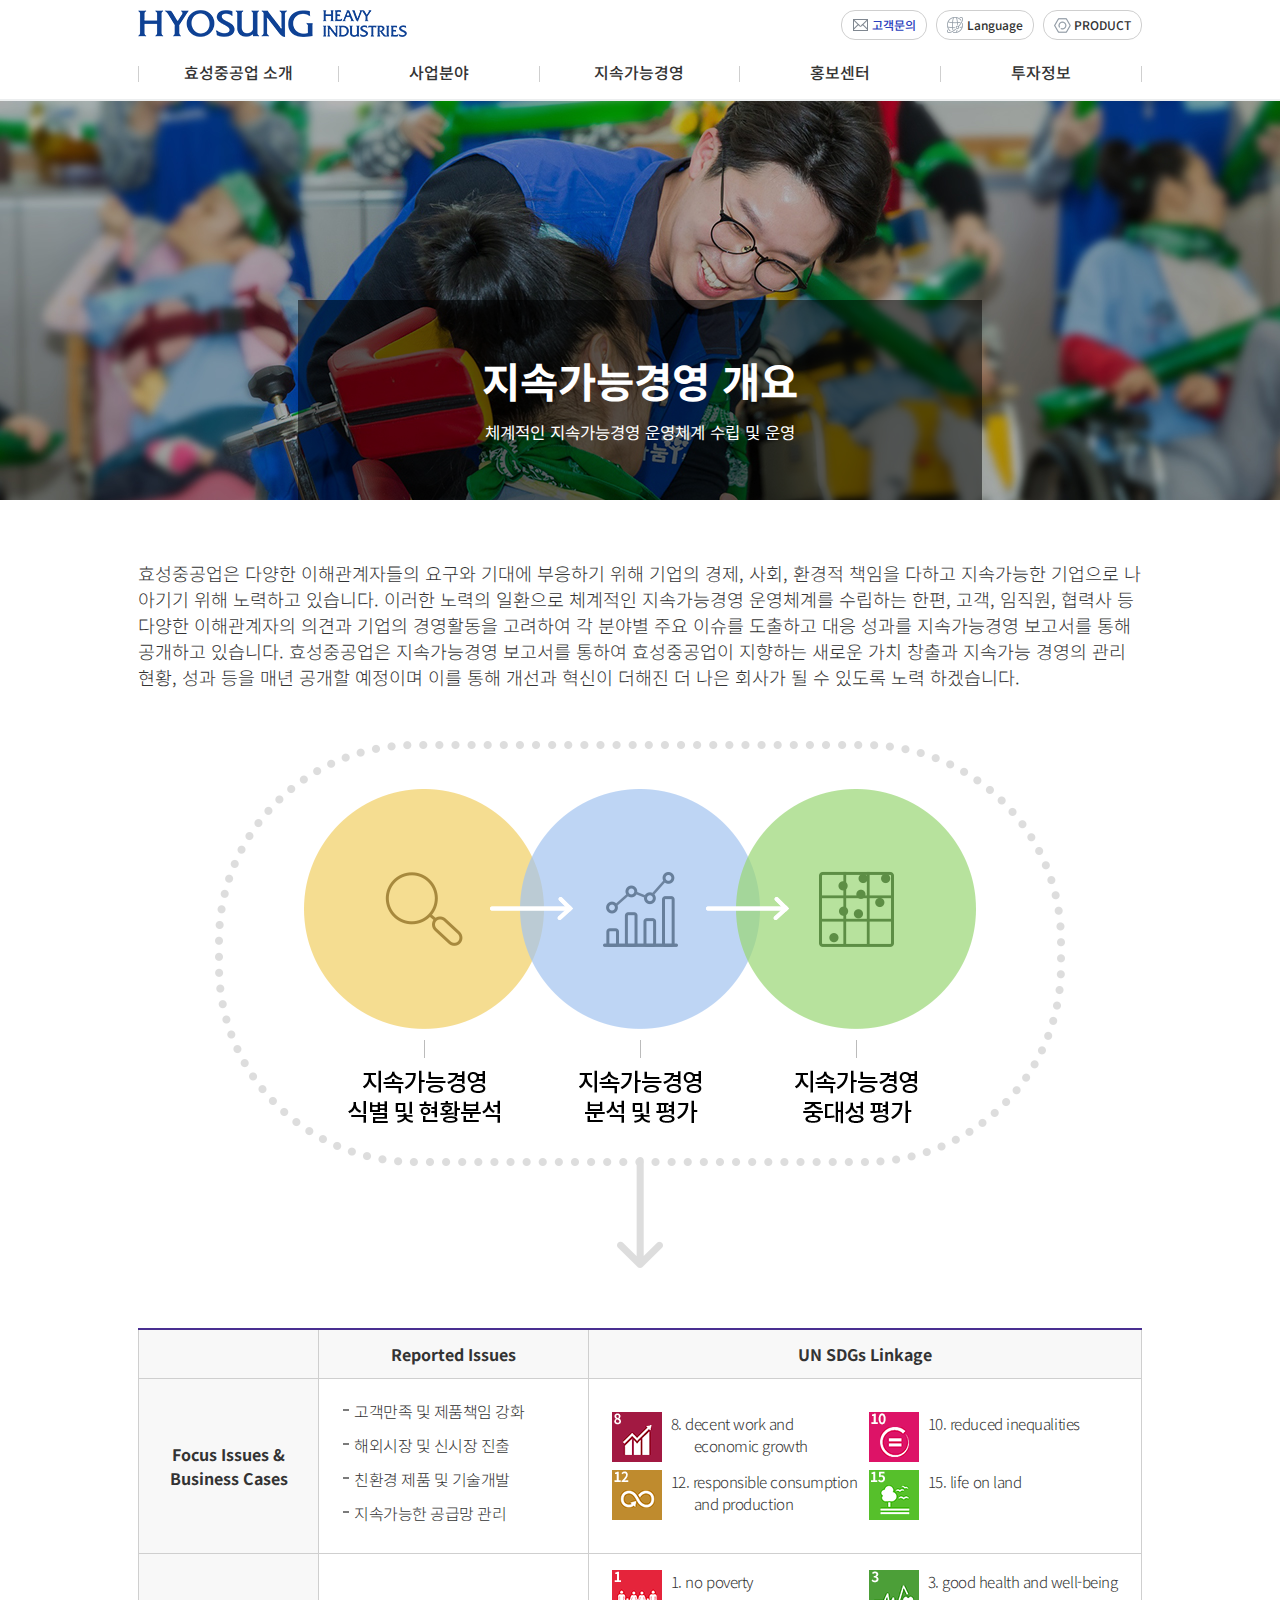
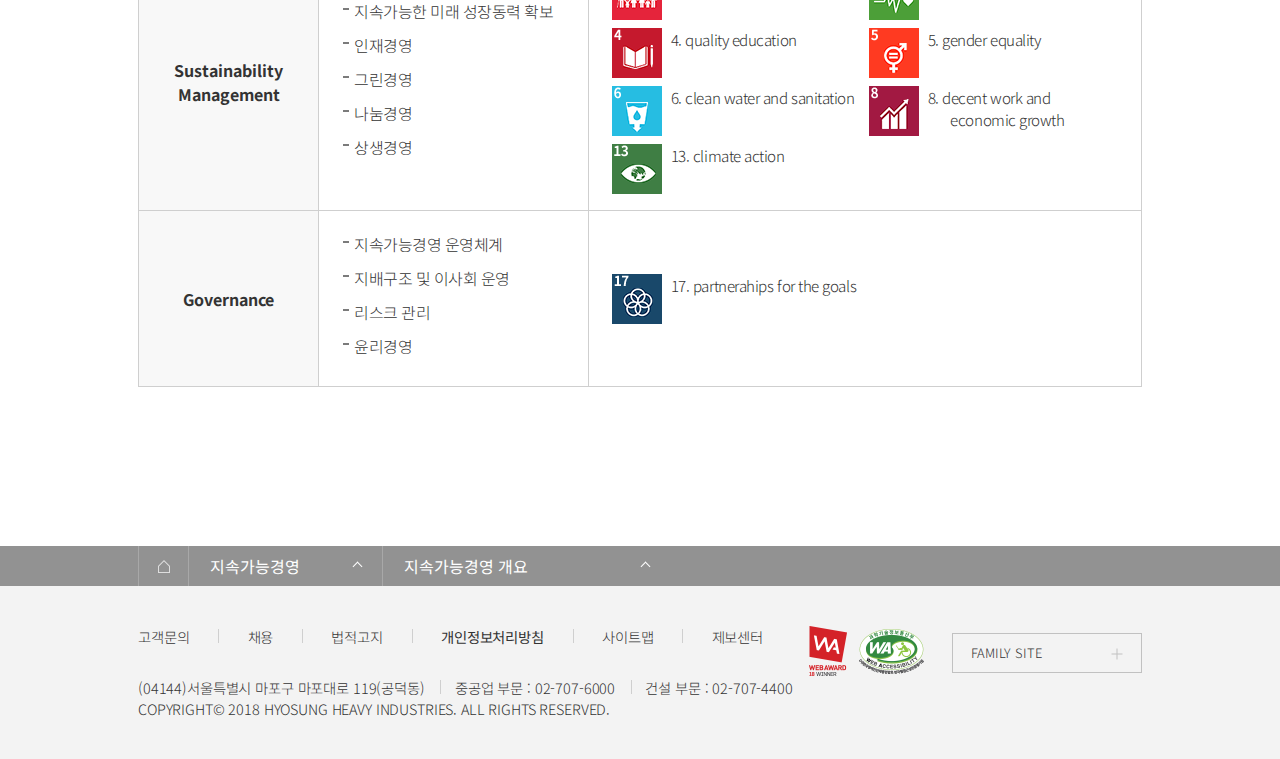
<file: sus.html>
<!doctype html>
<html lang="ko">

<head>
    <title>효성중공업 &gt; 지속가능경영 &gt; 지속가능경영 개요</title>
    <meta charset="utf-8" />
    <meta name="viewport" content="initial-scale=1, width=device-width" />
    <meta name="author" content="효성중공업" />
    <meta name="keywords" content="효성, 효성그룹, 효성중공업, 중공업, 건설" />
    <meta name="description" content="효성중공업, 미래 전력망 시스템과 친환경 건설이 녹생성장을 이끌어 갑니다." />
    <meta property="og:title" content="효성중공업" />
    <meta property="og:description" content="효성중공업, 미래 전력망 시스템과 친환경 건설이 녹생성장을 이끌어 갑니다." />
    <meta property="og:image" content="http://ece128.dothome.co.kr/hshi/images/ogimage.jpg" />
    <link href="css/common.css" rel="stylesheet" />
    <link href="css/sus.css" rel="stylesheet" />
    <link rel="stylesheet" href="css/slick.css">
    <script src="https://ajax.googleapis.com/ajax/libs/jquery/3.6.0/jquery.min.js"></script>
    <script src="script/slick.js"></script>
</head>

<body>

    <header>
        <div id="htop" class="cen">
            <h1>
                <a href="index.html">
                    <img src="images/logo_header.png" alt="효성중공업 로고" />
                </a>
            </h1>

            <nav id="gnb">
                <a href="#" class="btn-pill">
                    <img class="off" src="images/gnb_icon_1_.png" alt="고객문의" />
                    <img class="on" src="images/gnb_icon_1.png" alt="고객문의" />
                    고객문의
                </a>
                <div class="lang">
                    <a>
                        <img src="images/gnb_icon_2.png" alt="Language" />
                        Language
                    </a>
                    <div class="langsub">
                        <a href="#" class="langactive">Korean</a>
                        <a href="#">English</a>
                        <a href="#">Chinese</a>
                    </div>
                </div>
                <a href="#" class="btn-pill">
                    <img class="off" src="images/gnb_icon_3_.png" alt="PRODUCT" />
                    <img class="on" src="images/gnb_icon_3.png" alt="PRODUCT" />
                    PRODUCT
                </a>
            </nav>
        </div>
        <nav id="lnb" class="cen">
            <ul>
                <li class="main">
                    <a href="intro.html">효성중공업 소개</a>
                    <ul class="sub">
                        <li><a href="intro.html">개요</a></li>
                        <li><a href="#">연혁</a></li>
                        <li><a href="#">인사말</a></li>
                        <li><a href="#">Hyosung Way</a></li>
                        <li><a href="#">글로벌 네트워크</a></li>
                        <li><a href="#">R&amp;D</a></li>
                        <li><a href="#">인재채용</a></li>
                    </ul>
                </li>
                <li class="main">
                    <a href="elec.html">사업분야</a>
                    <ul class="sub">
                        <li><a href="elec.html">송배전설비</a></li>
                        <li><a href="#">시스템&amp;엔지니어링 솔루션</a></li>
                        <li><a href="#">신재생에너지</a></li>
                        <li><a href="#">전동기&amp;발전기</a></li>
                        <li><a href="#">산업기계</a></li>
                        <li><a href="#">기어솔루션</a></li>
                        <li><a href="#">용접솔루션</a></li>
                        <li><a href="#">건설(효성해링턴 플레이스)</a></li>
                    </ul>
                </li>
                <li class="main">
                    <a href="sus.html">지속가능경영</a>
                    <ul class="sub">
                        <li><a href="sus.html">지속가능경영 개요</a></li>
                        <li><a href="#">그린경영</a></li>
                        <li><a href="#">나눔경영</a></li>
                        <li><a href="#">윤리경영</a></li>
                        <li><a href="#">상생경영</a></li>
                        <li><a href="#">지속가능경영보고서 및 인증서</a></li>
                    </ul>
                </li>
                <li class="main">
                    <a href="news.html">홍보센터</a>
                    <ul class="sub">
                        <li><a href="news.html">뉴스센터</a></li>
                        <li><a href="#">홍보자료</a></li>
                    </ul>
                </li>
                <li class="main">
                    <a href="invest.html">투자정보</a>
                    <ul class="sub">
                        <li><a href="invest.html">기업지배구조</a></li>
                        <li><a href="#">재무정보</a></li>
                        <li><a href="#">IR 정보</a></li>
                        <li><a href="#">공시자료</a></li>
                        <li><a href="#">연차보고서</a></li>
                        <li><a href="#">공고 / 실적발표자료</a></li>
                    </ul>
                </li>
            </ul>
        </nav>
        <div id="menuback"></div>
    </header>

    <section>
        <div id="h2box">
            <h2>
                지속가능경영 개요
                <small>체계적인 지속가능경영 운영체계 수립 및 운영</small>
            </h2>
        </div>
        <!--
            <nav id="depth3" class="">
                <div class="cen">
                    <a href="#" class="dactive">초고압변압기</a>
                    <a href="#">배전유입변압기</a>
                    <a href="#">몰드변압기</a>
                    <a href="#">분로리액터</a>
                    <a href="#">특수변압기</a>
                    <a href="#">초고압차단기</a>
                    <a href="#">고압/저압배전반</a>
                    <a href="#">STATCOM</a>
                    <a href="#">HVDC</a>
                    <a href="#">턴키솔루션</a>
                </div>
            </nav>
-->

        <div id="content" class="">
            <p class="cen p-big">
                효성중공업은 다양한 이해관계자들의 요구와 기대에 부응하기 위해 기업의 경제, 사회, 환경적 책임을 다하고 지속가능한 기업으로 나아기기 위해 노력하고 있습니다. 이러한 노력의 일환으로
                체계적인 지속가능경영 운영체계를 수립하는 한편, 고객, 임직원, 협력사 등 다양한 이해관계자의 의견과 기업의 경영활동을 고려하여 각 분야별 주요 이슈를 도출하고 대응 성과를 지속가능경영
                보고서를 통해 공개하고 있습니다. 효성중공업은 지속가능경영 보고서를 통하여 효성중공업이 지향하는 새로운 가치 창출과 지속가능 경영의 관리 현황, 성과 등을 매년 공개할 예정이며 이를 통해
                개선과 혁신이 더해진 더 나은 회사가 될 수 있도록 노력 하겠습니다.
            </p>
            <article id="csr">
                <div class="cen">
                    <img style="display: block; margin: auto;" class="img-100" src="images/img_csr_02.png" alt="CSR" />
                    <table class="table" style="margin-top: 60px; min-width: 900px">
                        <colgroup>
                            <col width="180px" />
                            <col width="270px" />
                            <col width="" />
                        </colgroup>
                        <tr>
                            <th></th>
                            <th>Reported Issues</th>
                            <th>UN SDGs Linkage</th>
                        </tr>
                        <tr>
                            <th>Focus Issues &amp; Business Cases</th>
                            <td>
                                <ul class="list-dash">
                                    <li>고객만족 및 제품책임 강화</li>
                                    <li>해외시장 및 신시장 진출</li>
                                    <li>친환경 제품 및 기술개발</li>
                                    <li>지속가능한 공급망 관리</li>
                                </ul>
                            </td>
                            <td>
                                <table class="un">
                                    <tr>
                                        <td><span class="ticon i8"></span></td>
                                        <td>8. decent work and economic growth</td>
                                        <td><span class="ticon i10"></span></td>
                                        <td>10. reduced inequalities</td>
                                    </tr>
                                    <tr>
                                        <td><span class="ticon i12"></span></td>
                                        <td>12. responsible consumption and production</td>
                                        <td><span class="ticon i15"></span></td>
                                        <td>15. life on land</td>
                                    </tr>
                                </table>
                            </td>
                        </tr>
                        <tr>
                            <th>Sustainability Management</th>
                            <td>
                                <ul class="list-dash">
                                    <li>지속가능한 미래 성장동력 확보</li>
                                    <li>인재경영</li>
                                    <li>그린경영</li>
                                    <li>나눔경영</li>
                                    <li>상생경영</li>
                                </ul>
                            </td>
                            <td>
                                <table class="un">
                                    <tr>
                                        <td><span class="ticon i1"></span></td>
                                        <td>1. no poverty</td>
                                        <td><span class="ticon i3"></span></td>
                                        <td>3. good health and well-being</td>
                                    </tr>
                                    <tr>
                                        <td><span class="ticon i4"></span></td>
                                        <td>4. quality education</td>
                                        <td><span class="ticon i5"></span></td>
                                        <td>5. gender equality</td>
                                    </tr>
                                    <tr>
                                        <td><span class="ticon i6"></span></td>
                                        <td>6. clean water and sanitation</td>
                                        <td><span class="ticon i8"></span></td>
                                        <td>8. decent work and economic growth</td>
                                    </tr>
                                    <tr>
                                        <td><span class="ticon i13"></span></td>
                                        <td>13. climate action</td>
                                        <td></td>
                                        <td></td>
                                    </tr>
                                </table>
                            </td>
                        </tr>
                        <tr>
                            <th>Governance</th>
                            <td>
                                <ul class="list-dash">
                                    <li>지속가능경영 운영체계</li>
                                    <li>지배구조 및 이사회 운영</li>
                                    <li>리스크 관리</li>
                                    <li>윤리경영</li>
                                </ul>
                            </td>
                            <td>
                                <table class="un">
                                    <tr>
                                        <td><span class="ticon i17"></span></td>
                                        <td>17. partnerahips for the goals</td>
                                        <td></td>
                                        <td></td>
                                    </tr>
                                </table>
                            </td>
                        </tr>
                    </table>
                </div>
            </article>
        </div>

        <nav id="breadcrumb">
            <div class="cen">
                <a class="bhome" href="index.html">
                    <img src="images/icon_home.png" alt="Home" />
                </a>
                <div class="bdepth1 bdepth">
                    <div class="bbtn">지속가능경영<span></span></div>
                    <div class="bsub">
                        <a href="intro.html">효성중공업 소개</a>
                        <a href="elec.html">사업분야</a>
                        <a href="sus.html">지속가능경영</a>
                        <a href="news.html">홍보센터</a>
                        <a href="invest.html">투자정보</a>
                    </div>
                </div>
                <div class="bdepth2 bdepth">
                    <div class="bbtn">지속가능경영 개요<span></span></div>
                    <div class="bsub">
                        <a href="#">지속가능경영 개요</a>
                        <a href="#">그린경영</a>
                        <a href="#">나눔경영</a>
                        <a href="#">윤리경영</a>
                        <a href="#">상생경영</a>
                        <a href="#">지속가능경영보고서 및 인증서</a>
                    </div>
                </div>
                <!--
                    <div class="bdepth3 bdepth">
                        <div class="bbtn">3차메뉴<span></span></div>
                        <div class="bsub">
                            <a href="#">3차메뉴</a>
                            <a href="#">3차메뉴</a>
                            <a href="#">3차메뉴</a>
                            <a href="#">3차메뉴</a>
                            <a href="#">3차메뉴</a>
                        </div>
                    </div>
-->
            </div>
        </nav>
    </section>

    <footer>
        <div class="cen">
            <div id="fleft">
                <div id="flink">
                    <a href="#">고객문의</a>
                    <a href="#">채용</a>
                    <a href="#">법적고지</a>
                    <a href="#"><b>개인정보처리방침</b></a>
                    <a href="#">사이트맵</a>
                    <a href="#">제보센터</a>
                </div>
                <p>
                    (04144)서울특별시 마포구 마포대로 119(공덕동)
                    <span class="vbar"></span>
                    <a href="tel:027076000">중공업 부문 : 02-707-6000</a>
                    <span class="vbar"></span>
                    <a href="tel:027074400">건설 부문 : 02-707-4400</a>
                </p>
                <p>COPYRIGHT&copy; 2018 HYOSUNG HEAVY INDUSTRIES. ALL RIGHTS RESERVED.</p>
            </div>
            <div id="fright">
                <a class="cert" target="_blank" href="http://i-award.or.kr">
                    <img src="images/wa2018_winner.png" alt="Web award winner" />
                </a>
                <a class="cert" target="_blank"
                    href="http://www.wa.or.kr/board/list.asp?Page=2&search=&SearchString=&BoardID=0006">
                    <img src="images/wa_footer.png" alt="Web Accessibility" />
                </a>
                <a href="#" id="famsite">
                    FAMILY SITE
                    <span></span>
                </a>
            </div>
        </div>
    </footer>

    <script src="script/script.js"></script>
</body>

</html>
</file>
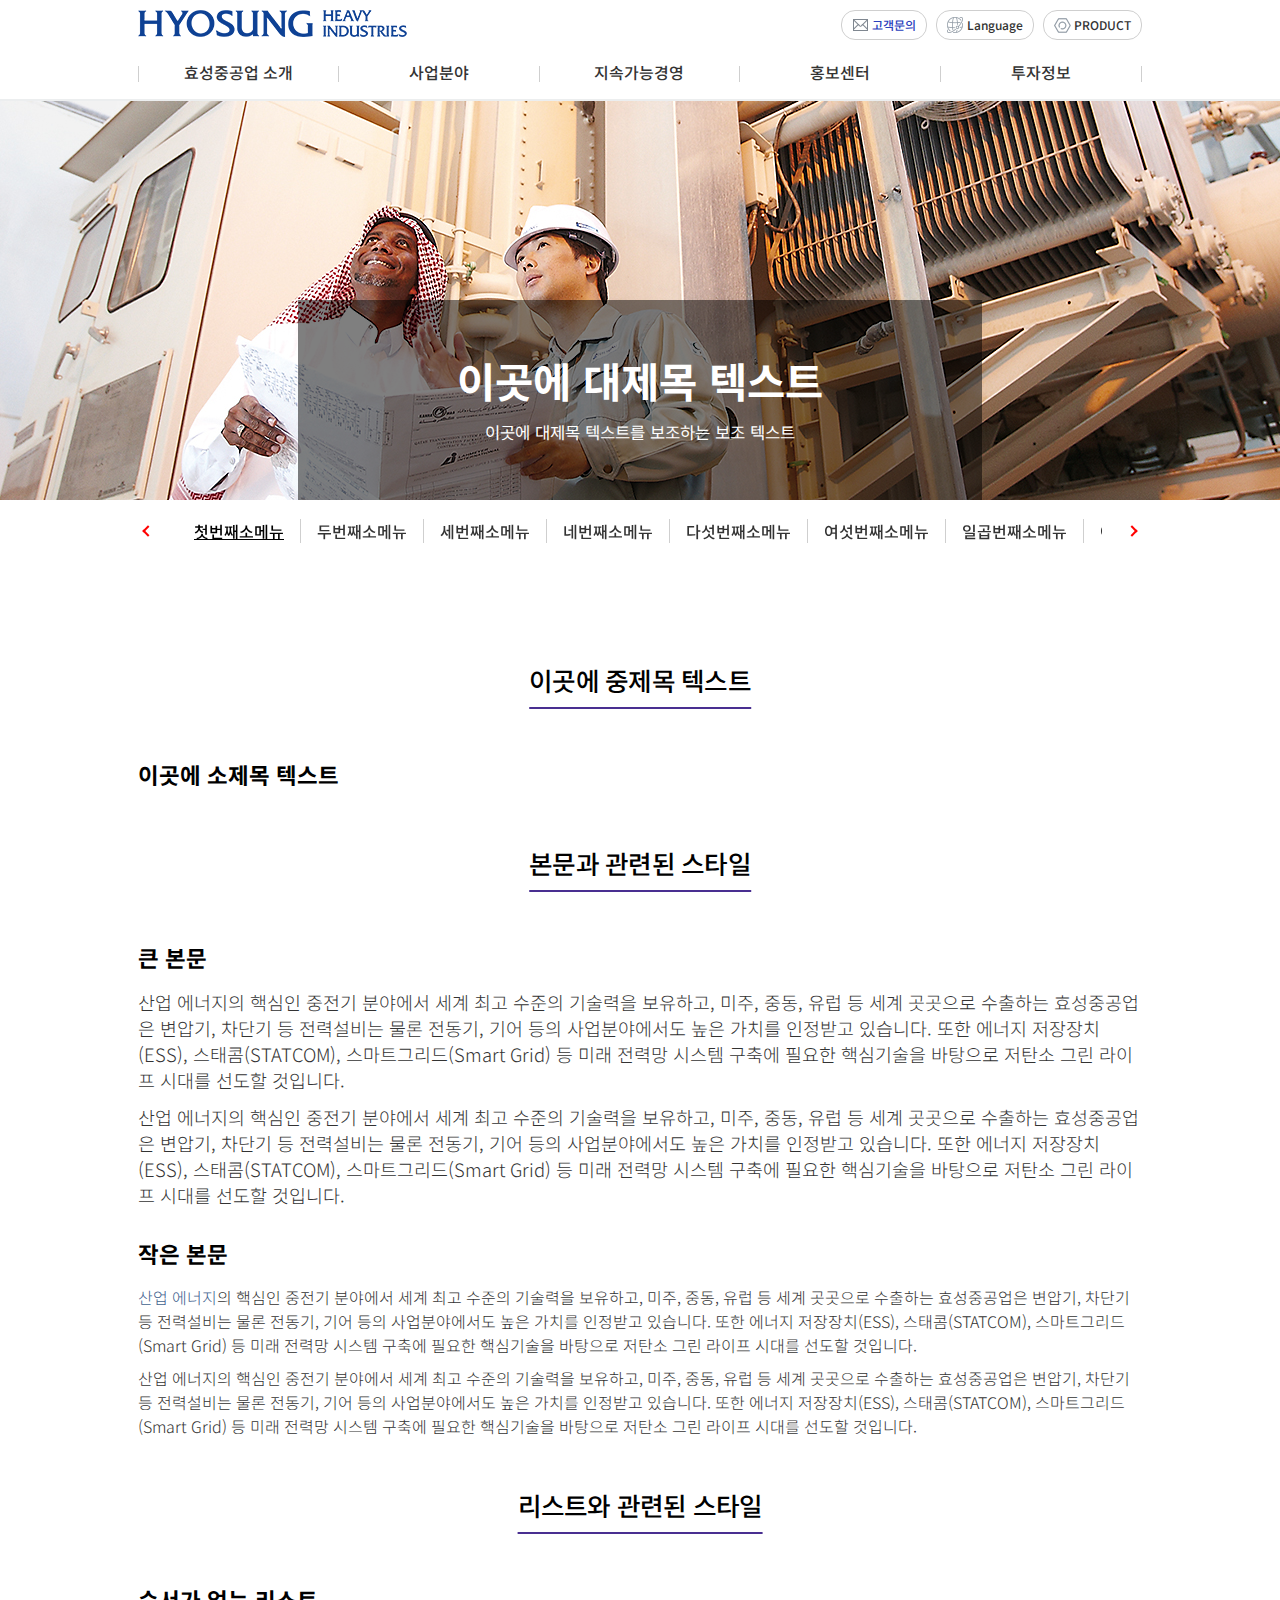
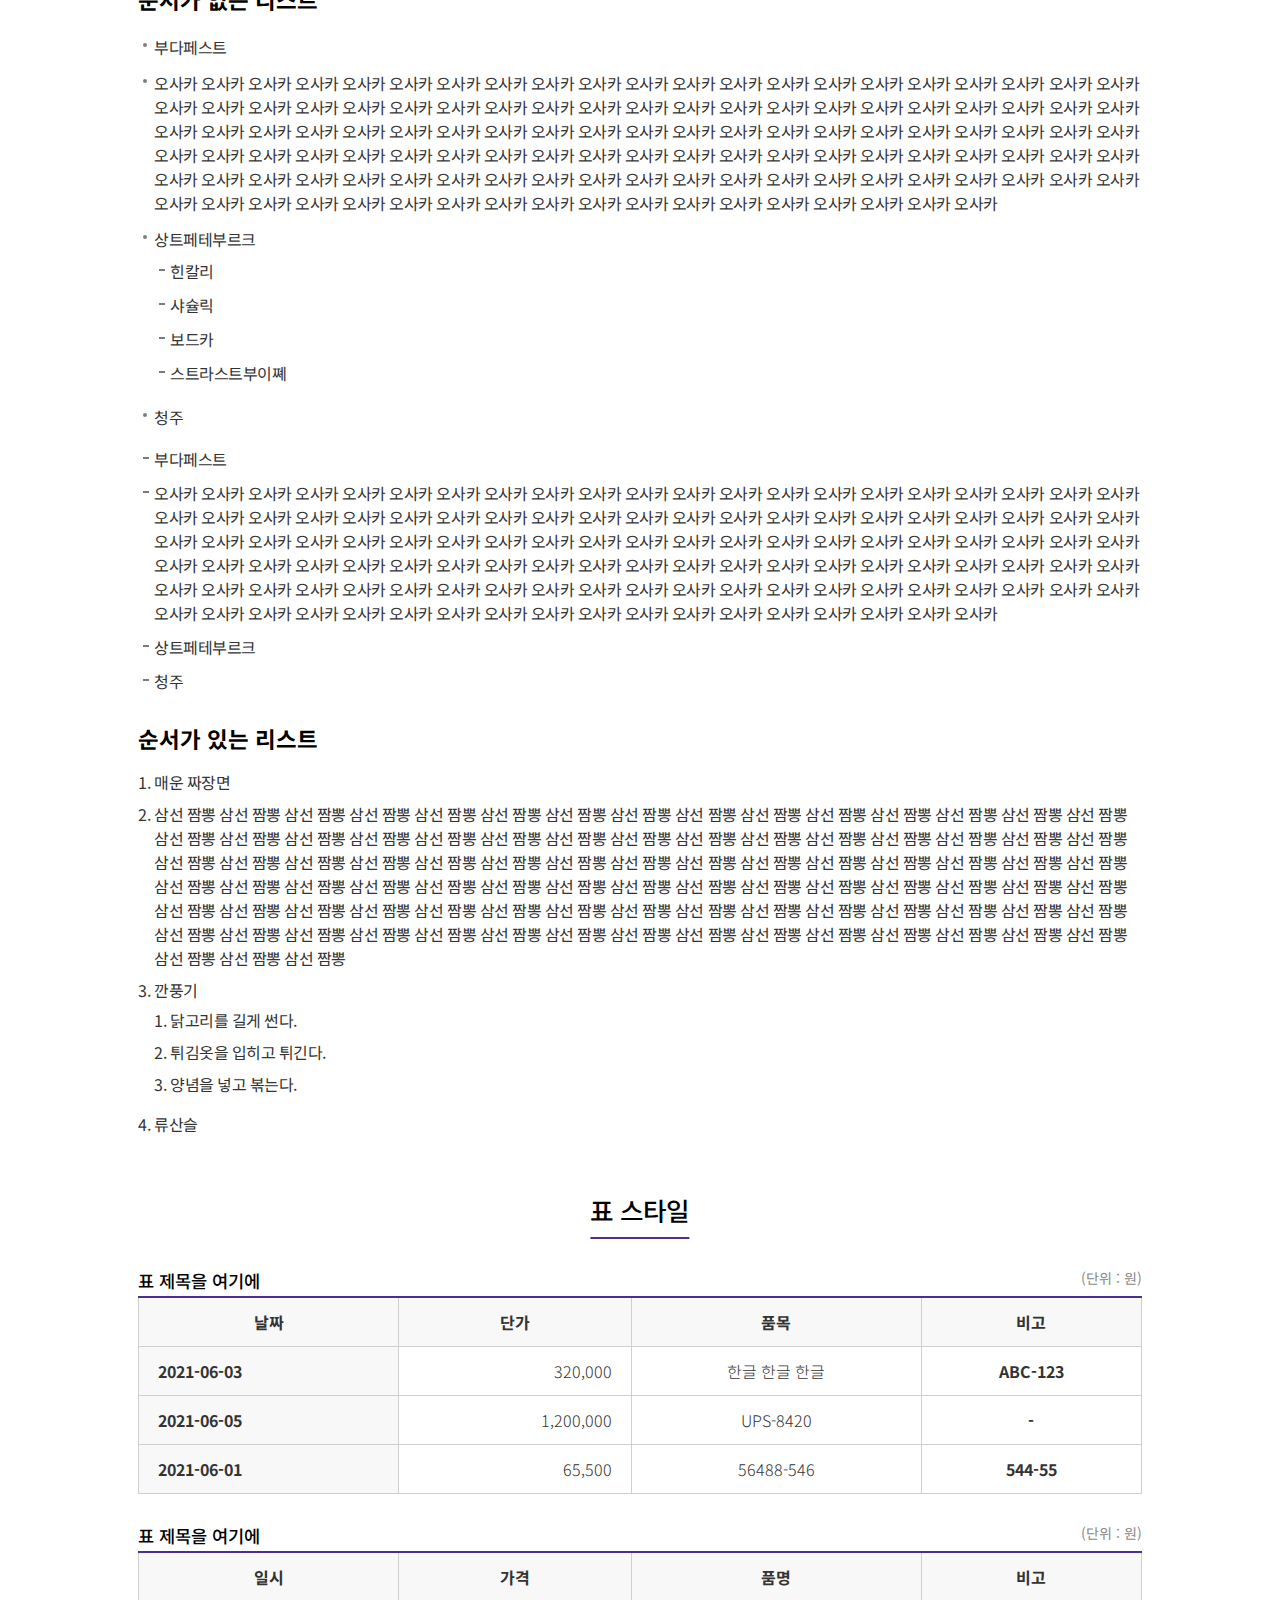
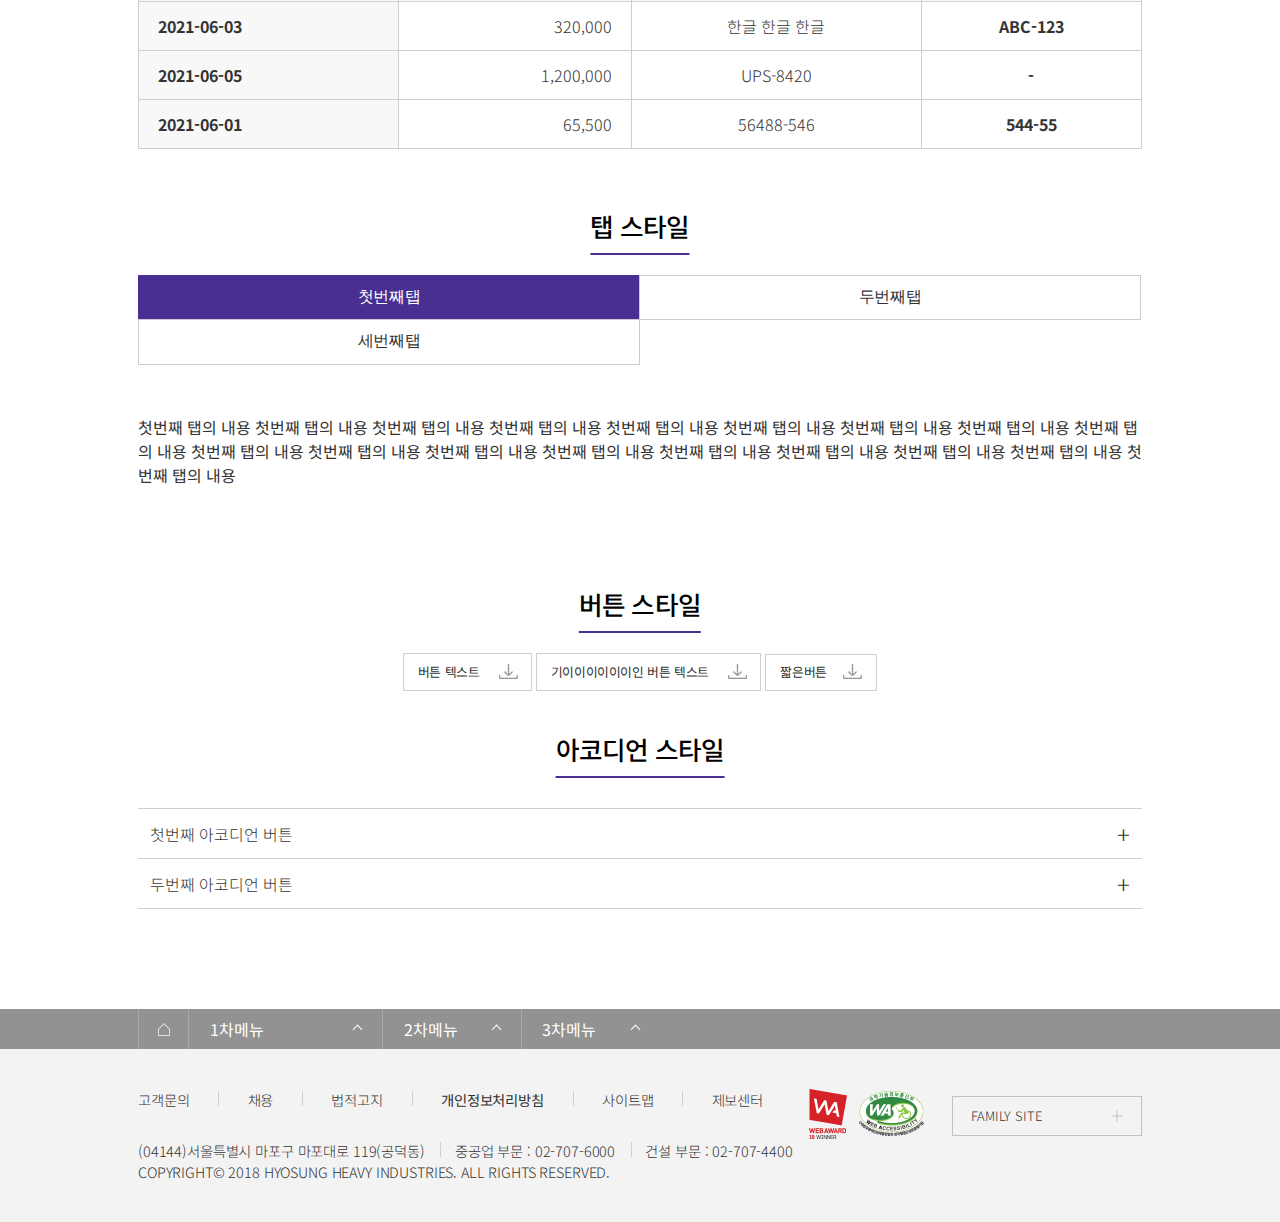
<file: template.html>
<!doctype html>
<html lang="ko">

<head>
    <title>효성중공업 &gt; 디자인가이드라인</title>
    <meta charset="utf-8" />
    <meta name="viewport" content="initial-scale=1, width=device-width" />
    <meta name="author" content="효성중공업" />
    <meta name="keywords" content="효성, 효성그룹, 효성중공업, 중공업, 건설" />
    <meta name="description" content="효성중공업, 미래 전력망 시스템과 친환경 건설이 녹생성장을 이끌어 갑니다." />
    <meta property="og:title" content="효성중공업" />
    <meta property="og:description" content="효성중공업, 미래 전력망 시스템과 친환경 건설이 녹생성장을 이끌어 갑니다." />
    <meta property="og:image" content="http://ece128.dothome.co.kr/hshi/images/ogimage.jpg" />
    <link href="css/common.css" rel="stylesheet" />
    <link rel="stylesheet" href="css/slick.css">
    <script src="https://ajax.googleapis.com/ajax/libs/jquery/3.6.0/jquery.min.js"></script>
    <script src="script/slick.js"></script>
</head>

<body>

    <header>
        <div id="htop" class="cen">
            <h1>
                <a href="index.html">
                    <img src="images/logo_header.png" alt="효성중공업 로고" />
                </a>
            </h1>

            <nav id="gnb">
                <a href="#" class="btn-pill">
                    <img class="off" src="images/gnb_icon_1_.png" alt="고객문의" />
                    <img class="on" src="images/gnb_icon_1.png" alt="고객문의" />
                    고객문의
                </a>
                <div class="lang">
                    <a>
                        <img src="images/gnb_icon_2.png" alt="Language" />
                        Language
                    </a>
                    <div class="langsub">
                        <a href="#" class="langactive">Korean</a>
                        <a href="#">English</a>
                        <a href="#">Chinese</a>
                    </div>
                </div>
                <a href="#" class="btn-pill">
                    <img class="off" src="images/gnb_icon_3_.png" alt="PRODUCT" />
                    <img class="on" src="images/gnb_icon_3.png" alt="PRODUCT" />
                    PRODUCT
                </a>
            </nav>
        </div>
        <nav id="lnb" class="cen">
            <ul>
                <li class="main">
                    <a href="intro.html">효성중공업 소개</a>
                    <ul class="sub">
                        <li><a href="intro.html">개요</a></li>
                        <li><a href="#">연혁</a></li>
                        <li><a href="#">인사말</a></li>
                        <li><a href="#">Hyosung Way</a></li>
                        <li><a href="#">글로벌 네트워크</a></li>
                        <li><a href="#">R&amp;D</a></li>
                        <li><a href="#">인재채용</a></li>
                    </ul>
                </li>
                <li class="main">
                    <a href="elec.html">사업분야</a>
                    <ul class="sub">
                        <li><a href="elec.html">송배전설비</a></li>
                        <li><a href="#">시스템&amp;엔지니어링 솔루션</a></li>
                        <li><a href="#">신재생에너지</a></li>
                        <li><a href="#">전동기&amp;발전기</a></li>
                        <li><a href="#">산업기계</a></li>
                        <li><a href="#">기어솔루션</a></li>
                        <li><a href="#">용접솔루션</a></li>
                        <li><a href="#">건설(효성해링턴 플레이스)</a></li>
                    </ul>
                </li>
                <li class="main">
                    <a href="sus.html">지속가능경영</a>
                    <ul class="sub">
                        <li><a href="sus.html">지속가능경영 개요</a></li>
                        <li><a href="#">그린경영</a></li>
                        <li><a href="#">나눔경영</a></li>
                        <li><a href="#">윤리경영</a></li>
                        <li><a href="#">상생경영</a></li>
                        <li><a href="#">지속가능경영보고서 및 인증서</a></li>
                    </ul>
                </li>
                <li class="main">
                    <a href="news.html">홍보센터</a>
                    <ul class="sub">
                        <li><a href="news.html">뉴스센터</a></li>
                        <li><a href="#">홍보자료</a></li>
                    </ul>
                </li>
                <li class="main">
                    <a href="invest.html">투자정보</a>
                    <ul class="sub">
                        <li><a href="invest.html">기업지배구조</a></li>
                        <li><a href="#">재무정보</a></li>
                        <li><a href="#">IR 정보</a></li>
                        <li><a href="#">공시자료</a></li>
                        <li><a href="#">연차보고서</a></li>
                        <li><a href="#">공고 / 실적발표자료</a></li>
                    </ul>
                </li>
            </ul>
        </nav>
        <div id="menuback"></div>
    </header>

    <section>
        <div id="h2box">
            <h2>
                이곳에 대제목 텍스트
                <small>이곳에 대제목 텍스트를 보조하는 보조 텍스트</small>
            </h2>
        </div>
        <nav id="depth3" class="">
            <div class="cen">
                <a href="#" class="dactive">첫번째소메뉴</a>
                <a href="#">두번째소메뉴</a>
                <a href="#">세번째소메뉴</a>
                <a href="#">네번째소메뉴</a>
                <a href="#">다섯번째소메뉴</a>
                <a href="#">여섯번째소메뉴</a>
                <a href="#">일곱번째소메뉴</a>
                <a href="#">여덟번째소메뉴</a>
            </div>
        </nav>

        <div id="content" class="cen">
            <h3>이곳에 중제목 텍스트</h3>
            <h4>이곳에 소제목 텍스트</h4>

            <h3>본문과 관련된 스타일</h3>
            <h4>큰 본문</h4>
            <p class="p-big">산업 에너지의 핵심인 중전기 분야에서 세계 최고 수준의 기술력을 보유하고, 미주, 중동, 유럽 등 세계 곳곳으로 수출하는 효성중공업은 변압기, 차단기 등 전력설비는
                물론 전동기, 기어 등의 사업분야에서도 높은 가치를 인정받고 있습니다. 또한 에너지 저장장치(ESS), 스태콤(STATCOM), 스마트그리드(Smart Grid) 등 미래 전력망 시스템
                구축에 필요한 핵심기술을 바탕으로 저탄소 그린 라이프 시대를 선도할 것입니다.</p>
            <p class="p-big">산업 에너지의 핵심인 중전기 분야에서 세계 최고 수준의 기술력을 보유하고, 미주, 중동, 유럽 등 세계 곳곳으로 수출하는 효성중공업은 변압기, 차단기 등 전력설비는
                물론 전동기, 기어 등의 사업분야에서도 높은 가치를 인정받고 있습니다. 또한 에너지 저장장치(ESS), 스태콤(STATCOM), 스마트그리드(Smart Grid) 등 미래 전력망 시스템
                구축에 필요한 핵심기술을 바탕으로 저탄소 그린 라이프 시대를 선도할 것입니다.</p>
            <h4>작은 본문</h4>
            <p><span class="text-blue">산업 에너지</span>의 핵심인 중전기 분야에서 세계 최고 수준의 기술력을 보유하고, 미주, 중동, 유럽 등 세계 곳곳으로 수출하는 효성중공업은
                변압기, 차단기 등 전력설비는 물론 전동기, 기어 등의 사업분야에서도 높은 가치를 인정받고 있습니다. 또한 에너지 저장장치(ESS), 스태콤(STATCOM), 스마트그리드(Smart
                Grid) 등 미래 전력망 시스템 구축에 필요한 핵심기술을 바탕으로 저탄소 그린 라이프 시대를 선도할 것입니다.</p>
            <p>산업 에너지의 핵심인 중전기 분야에서 세계 최고 수준의 기술력을 보유하고, 미주, 중동, 유럽 등 세계 곳곳으로 수출하는 효성중공업은 변압기, 차단기 등 전력설비는 물론 전동기, 기어 등의
                사업분야에서도 높은 가치를 인정받고 있습니다. 또한 에너지 저장장치(ESS), 스태콤(STATCOM), 스마트그리드(Smart Grid) 등 미래 전력망 시스템 구축에 필요한 핵심기술을
                바탕으로 저탄소 그린 라이프 시대를 선도할 것입니다.</p>

            <h3>리스트와 관련된 스타일</h3>
            <h4>순서가 없는 리스트</h4>
            <ul class="list-circle">
                <li>부다페스트</li>
                <li>오사카 오사카 오사카 오사카 오사카 오사카 오사카 오사카 오사카 오사카 오사카 오사카 오사카 오사카 오사카 오사카 오사카 오사카 오사카 오사카 오사카 오사카 오사카 오사카 오사카
                    오사카 오사카 오사카 오사카 오사카 오사카 오사카 오사카 오사카 오사카 오사카 오사카 오사카 오사카 오사카 오사카 오사카 오사카 오사카 오사카 오사카 오사카 오사카 오사카 오사카
                    오사카 오사카 오사카 오사카 오사카 오사카 오사카 오사카 오사카 오사카 오사카 오사카 오사카 오사카 오사카 오사카 오사카 오사카 오사카 오사카 오사카 오사카 오사카 오사카 오사카
                    오사카 오사카 오사카 오사카 오사카 오사카 오사카 오사카 오사카 오사카 오사카 오사카 오사카 오사카 오사카 오사카 오사카 오사카 오사카 오사카 오사카 오사카 오사카 오사카 오사카
                    오사카 오사카 오사카 오사카 오사카 오사카 오사카 오사카 오사카 오사카 오사카 오사카 오사카 오사카 오사카 오사카 오사카 오사카 오사카 오사카 오사카 오사카 오사카</li>
                <li>
                    상트페테부르크
                    <ul class="list-dash">
                        <li>힌칼리</li>
                        <li>샤슐릭</li>
                        <li>보드카</li>
                        <li>스트라스트부이쪠</li>
                    </ul>
                </li>
                <li>청주</li>
            </ul>
            <ul class="list-dash">
                <li>부다페스트</li>
                <li>오사카 오사카 오사카 오사카 오사카 오사카 오사카 오사카 오사카 오사카 오사카 오사카 오사카 오사카 오사카 오사카 오사카 오사카 오사카 오사카 오사카 오사카 오사카 오사카 오사카
                    오사카 오사카 오사카 오사카 오사카 오사카 오사카 오사카 오사카 오사카 오사카 오사카 오사카 오사카 오사카 오사카 오사카 오사카 오사카 오사카 오사카 오사카 오사카 오사카 오사카
                    오사카 오사카 오사카 오사카 오사카 오사카 오사카 오사카 오사카 오사카 오사카 오사카 오사카 오사카 오사카 오사카 오사카 오사카 오사카 오사카 오사카 오사카 오사카 오사카 오사카
                    오사카 오사카 오사카 오사카 오사카 오사카 오사카 오사카 오사카 오사카 오사카 오사카 오사카 오사카 오사카 오사카 오사카 오사카 오사카 오사카 오사카 오사카 오사카 오사카 오사카
                    오사카 오사카 오사카 오사카 오사카 오사카 오사카 오사카 오사카 오사카 오사카 오사카 오사카 오사카 오사카 오사카 오사카 오사카 오사카 오사카 오사카 오사카 오사카</li>
                <li>상트페테부르크</li>
                <li>청주</li>
            </ul>

            <h4>순서가 있는 리스트</h4>
            <ol>
                <li>매운 짜장면</li>
                <li>삼선 짬뽕 삼선 짬뽕 삼선 짬뽕 삼선 짬뽕 삼선 짬뽕 삼선 짬뽕 삼선 짬뽕 삼선 짬뽕 삼선 짬뽕 삼선 짬뽕 삼선 짬뽕 삼선 짬뽕 삼선 짬뽕 삼선 짬뽕 삼선 짬뽕 삼선 짬뽕 삼선
                    짬뽕 삼선 짬뽕 삼선 짬뽕 삼선 짬뽕 삼선 짬뽕 삼선 짬뽕 삼선 짬뽕 삼선 짬뽕 삼선 짬뽕 삼선 짬뽕 삼선 짬뽕 삼선 짬뽕 삼선 짬뽕 삼선 짬뽕 삼선 짬뽕 삼선 짬뽕 삼선 짬뽕
                    삼선 짬뽕 삼선 짬뽕 삼선 짬뽕 삼선 짬뽕 삼선 짬뽕 삼선 짬뽕 삼선 짬뽕 삼선 짬뽕 삼선 짬뽕 삼선 짬뽕 삼선 짬뽕 삼선 짬뽕 삼선 짬뽕 삼선 짬뽕 삼선 짬뽕 삼선 짬뽕 삼선
                    짬뽕 삼선 짬뽕 삼선 짬뽕 삼선 짬뽕 삼선 짬뽕 삼선 짬뽕 삼선 짬뽕 삼선 짬뽕 삼선 짬뽕 삼선 짬뽕 삼선 짬뽕 삼선 짬뽕 삼선 짬뽕 삼선 짬뽕 삼선 짬뽕 삼선 짬뽕 삼선 짬뽕
                    삼선 짬뽕 삼선 짬뽕 삼선 짬뽕 삼선 짬뽕 삼선 짬뽕 삼선 짬뽕 삼선 짬뽕 삼선 짬뽕 삼선 짬뽕 삼선 짬뽕 삼선 짬뽕 삼선 짬뽕 삼선 짬뽕 삼선 짬뽕 삼선 짬뽕 삼선 짬뽕 삼선
                    짬뽕 삼선 짬뽕 삼선 짬뽕 삼선 짬뽕 삼선 짬뽕 삼선 짬뽕 삼선 짬뽕 삼선 짬뽕 삼선 짬뽕 삼선 짬뽕 삼선 짬뽕 </li>
                <li>
                    깐풍기
                    <ol>
                        <li>닭고리를 길게 썬다.</li>
                        <li>튀김옷을 입히고 튀긴다.</li>
                        <li>양념을 넣고 볶는다.</li>
                    </ol>
                </li>
                <li>류산슬</li>
            </ol>

            <h3>표 스타일</h3>
            <table class="table">
                <caption>표 제목을 여기에 <span>(단위 : 원)</span></caption>
                <tr>
                    <th>날짜</th>
                    <th>단가</th>
                    <th>품목</th>
                    <th>비고</th>
                </tr>
                <tr>
                    <th class="text-left">2021-06-03</th>
                    <td class="text-right">320,000</td>
                    <td class="text-center">한글 한글 한글</td>
                    <td class="text-bold text-center">ABC-123</td>
                </tr>
                <tr>
                    <th class="text-left">2021-06-05</th>
                    <td class="text-right">1,200,000</td>
                    <td class="text-center">UPS-8420</td>
                    <td class="text-bold text-center">-</td>
                </tr>
                <tr>
                    <th class="text-left">2021-06-01</th>
                    <td class="text-right">65,500</td>
                    <td class="text-center">56488-546</td>
                    <td class="text-bold text-center">544-55</td>
                </tr>
            </table>
            <table class="table">
                <caption>표 제목을 여기에 <span>(단위 : 원)</span></caption>
                <tr>
                    <th>일시</th>
                    <th>가격</th>
                    <th>품명</th>
                    <th>비고</th>
                </tr>
                <tr>
                    <th class="text-left">2021-06-03</th>
                    <td class="text-right">320,000</td>
                    <td class="text-center">한글 한글 한글</td>
                    <td class="text-bold text-center">ABC-123</td>
                </tr>
                <tr>
                    <th class="text-left">2021-06-05</th>
                    <td class="text-right">1,200,000</td>
                    <td class="text-center">UPS-8420</td>
                    <td class="text-bold text-center">-</td>
                </tr>
                <tr>
                    <th class="text-left">2021-06-01</th>
                    <td class="text-right">65,500</td>
                    <td class="text-center">56488-546</td>
                    <td class="text-bold text-center">544-55</td>
                </tr>
            </table>

            <h3>탭 스타일</h3>

            <div class="tabbtnbox">
                <button class="tabbtn tactive" type="button">첫번째탭</button>
                <button class="tabbtn" type="button">두번째탭</button>
                <button class="tabbtn" type="button">세번째탭</button>
            </div>
            <div class="tabcontbox">
                <div class="tabcont">
                    첫번째 탭의 내용 첫번째 탭의 내용 첫번째 탭의 내용 첫번째 탭의 내용 첫번째 탭의 내용 첫번째 탭의 내용
                    첫번째 탭의 내용 첫번째 탭의 내용 첫번째 탭의 내용 첫번째 탭의 내용 첫번째 탭의 내용 첫번째 탭의 내용
                    첫번째 탭의 내용 첫번째 탭의 내용 첫번째 탭의 내용 첫번째 탭의 내용 첫번째 탭의 내용 첫번째 탭의 내용
                </div>
                <div class="tabcont">
                    두번째 탭의 내용 두번째 탭의 내용 두번째 탭의 내용 두번째 탭의 내용 두번째 탭의 내용 두번째 탭의 내용
                    두번째 탭의 내용 두번째 탭의 내용 두번째 탭의 내용 두번째 탭의 내용 두번째 탭의 내용 두번째 탭의 내용
                    두번째 탭의 내용 두번째 탭의 내용 두번째 탭의 내용 두번째 탭의 내용 두번째 탭의 내용 두번째 탭의 내용
                    두번째 탭의 내용 두번째 탭의 내용 두번째 탭의 내용 두번째 탭의 내용 두번째 탭의 내용 두번째 탭의 내용
                    두번째 탭의 내용 두번째 탭의 내용 두번째 탭의 내용 두번째 탭의 내용 두번째 탭의 내용 두번째 탭의 내용
                </div>
                <div class="tabcont">
                    세번째 탭의 내용 세번째 탭의 내용 세번째 탭의 내용 세번째 탭의 내용 세번째 탭의 내용 세번째 탭의 내용
                    세번째 탭의 내용 세번째 탭의 내용 세번째 탭의 내용 세번째 탭의 내용 세번째 탭의 내용 세번째 탭의 내용
                    세번째 탭의 내용 세번째 탭의 내용 세번째 탭의 내용 세번째 탭의 내용 세번째 탭의 내용 세번째 탭의 내용
                    세번째 탭의 내용 세번째 탭의 내용 세번째 탭의 내용 세번째 탭의 내용 세번째 탭의 내용 세번째 탭의 내용
                    세번째 탭의 내용 세번째 탭의 내용 세번째 탭의 내용 세번째 탭의 내용 세번째 탭의 내용 세번째 탭의 내용
                    세번째 탭의 내용 세번째 탭의 내용 세번째 탭의 내용 세번째 탭의 내용 세번째 탭의 내용 세번째 탭의 내용
                    세번째 탭의 내용 세번째 탭의 내용 세번째 탭의 내용 세번째 탭의 내용 세번째 탭의 내용 세번째 탭의 내용
                </div>
            </div>

            <h3>버튼 스타일</h3>
            <div class="text-center">
                <a class="btn-down1" href="#" download>
                    버튼 텍스트
                </a>
                <a class="btn-down1" href="#" download>
                    기이이이이이이인 버튼 텍스트
                </a>
                <a class="btn-down2" href="#" download>
                    짧은버튼
                </a>
            </div>

            <h3>아코디언 스타일</h3>
            <div class="accodian">
                <div class="accli">
                    <div class="accbtn">
                        첫번째 아코디언 버튼 <span>+</span>
                    </div>
                    <div class="acccont">
                        아코디언 첫번째 내용 아코디언 첫번째 내용 아코디언 첫번째 내용 아코디언 첫번째 내용 아코디언 첫번째 내용 아코디언 첫번째 내용 아코디언 첫번째 내용 아코디언 첫번째 내용
                        아코디언 첫번째 내용 아코디언 첫번째 내용 아코디언 첫번째 내용 아코디언 첫번째 내용 아코디언 첫번째 내용 아코디언 첫번째 내용 아코디언 첫번째 내용 아코디언 첫번째 내용
                        아코디언 첫번째 내용 아코디언 첫번째 내용 아코디언 첫번째 내용 아코디언 첫번째 내용 아코디언 첫번째 내용 아코디언 첫번째 내용 아코디언 첫번째 내용 아코디언 첫번째 내용
                        아코디언 첫번째 내용 아코디언 첫번째 내용 아코디언 첫번째 내용 아코디언 첫번째 내용 아코디언 첫번째 내용 아코디언 첫번째 내용 아코디언 첫번째 내용 아코디언 첫번째 내용
                        아코디언 첫번째 내용 아코디언 첫번째 내용 아코디언 첫번째 내용 아코디언 첫번째 내용 아코디언 첫번째 내용 아코디언 첫번째 내용 아코디언 첫번째 내용 아코디언 첫번째 내용
                        아코디언 첫번째 내용 아코디언 첫번째 내용 아코디언 첫번째 내용 아코디언 첫번째 내용 아코디언 첫번째 내용 아코디언 첫번째 내용 아코디언 첫번째 내용 아코디언 첫번째 내용
                    </div>
                </div>
                <div class="accli">
                    <div class="accbtn">
                        두번째 아코디언 버튼 <span>+</span>
                    </div>
                    <div class="acccont">
                        아코디언 두번째 내용 아코디언 두번째 내용 아코디언 두번째 내용 아코디언 두번째 내용 아코디언 두번째 내용 아코디언 두번째 내용 아코디언 두번째 내용 아코디언 두번째 내용
                        아코디언 두번째 내용 아코디언 두번째 내용 아코디언 두번째 내용 아코디언 두번째 내용 아코디언 두번째 내용 아코디언 두번째 내용 아코디언 두번째 내용 아코디언 두번째 내용
                        아코디언 두번째 내용 아코디언 두번째 내용 아코디언 두번째 내용 아코디언 두번째 내용 아코디언 두번째 내용 아코디언 두번째 내용 아코디언 두번째 내용 아코디언 두번째 내용
                        아코디언 두번째 내용 아코디언 두번째 내용 아코디언 두번째 내용 아코디언 두번째 내용 아코디언 두번째 내용 아코디언 두번째 내용 아코디언 두번째 내용 아코디언 두번째 내용
                        아코디언 두번째 내용 아코디언 두번째 내용 아코디언 두번째 내용 아코디언 두번째 내용
                    </div>
                </div>
            </div>
        </div>

        <nav id="breadcrumb">
            <div class="cen">
                <a class="bhome" href="index.html">
                    <img src="images/icon_home.png" alt="Home" />
                </a>
                <div class="bdepth1 bdepth">
                    <div class="bbtn">1차메뉴<span></span></div>
                    <div class="bsub">
                        <a href="intro.html">효성중공업 소개</a>
                        <a href="elec.html">사업분야</a>
                        <a href="sus.html">지속가능경영</a>
                        <a href="news.html">홍보센터</a>
                        <a href="invest.html">투자정보</a>
                    </div>
                </div>
                <div class="bdepth2 bdepth">
                    <div class="bbtn">2차메뉴<span></span></div>
                    <div class="bsub">
                        <a href="#">2차메뉴</a>
                        <a href="#">2차메뉴</a>
                        <a href="#">2차메뉴</a>
                        <a href="#">2차메뉴</a>
                    </div>
                </div>
                <div class="bdepth3 bdepth">
                    <div class="bbtn">3차메뉴<span></span></div>
                    <div class="bsub">
                        <a href="#">3차메뉴</a>
                        <a href="#">3차메뉴</a>
                        <a href="#">3차메뉴</a>
                        <a href="#">3차메뉴</a>
                        <a href="#">3차메뉴</a>
                    </div>
                </div>
            </div>
        </nav>
    </section>

    <footer>
        <div class="cen">
            <div id="fleft">
                <div id="flink">
                    <a href="#">고객문의</a>
                    <a href="#">채용</a>
                    <a href="#">법적고지</a>
                    <a href="#"><b>개인정보처리방침</b></a>
                    <a href="#">사이트맵</a>
                    <a href="#">제보센터</a>
                </div>
                <p>
                    (04144)서울특별시 마포구 마포대로 119(공덕동)
                    <span class="vbar"></span>
                    <a href="tel:027076000">중공업 부문 : 02-707-6000</a>
                    <span class="vbar"></span>
                    <a href="tel:027074400">건설 부문 : 02-707-4400</a>
                </p>
                <p>COPYRIGHT&copy; 2018 HYOSUNG HEAVY INDUSTRIES. ALL RIGHTS RESERVED.</p>
            </div>
            <div id="fright">
                <a class="cert" target="_blank" href="http://i-award.or.kr">
                    <img src="images/wa2018_winner.png" alt="Web award winner" />
                </a>
                <a class="cert" target="_blank"
                    href="http://www.wa.or.kr/board/list.asp?Page=2&search=&SearchString=&BoardID=0006">
                    <img src="images/wa_footer.png" alt="Web Accessibility" />
                </a>
                <a href="#" id="famsite">
                    FAMILY SITE
                    <span></span>
                </a>
            </div>
        </div>
    </footer>

    <script src="script/script.js"></script>
</body>

</html>
</file>
<file: css/common.css>
@charset "utf-8";
@import url('https://fonts.googleapis.com/css2?family=Noto+Sans+KR:wght@300;400;500;700&display=swap');

* {
    margin: 0;
    padding: 0;
    box-sizing: border-box;
}

body {
    font-family: 'Noto Sans KR', sans-serif;
    color: #333333;
    overflow-x: hidden;
}
a {
    color: #333333;
    text-decoration: none;
}
table {border-collapse: collapse;}
nav ul {list-style: none;}

.cen {
    width: 100%;
    max-width: 1024px;
    margin: auto;
    padding-left: 10px;
    padding-right: 10px;
}

header {
    background-color: white;
    position: fixed;
    top: 0;
    left: 0;
    width: 100%;
    height: 100px;
    border-bottom: 1px solid #eceeef;
    z-index: 1000;
}

#htop {height: 50px;}
h1 {float: left;}

#ham {
    width: 40px;
    height: 40px;
    border: none;
    outline: none;
    cursor: pointer;
    background-color: transparent;
    margin-top: 5px;
    float: right;
    display: none;
}
#ham div {
    width: 50%;
    height: 2px;
    background-color: #333;
    margin: 5px auto;
    transition: all 0.4s;
}
.ex div:nth-of-type(1) {transform: translateY(7px) rotate(45deg);}
.ex div:nth-of-type(2) {opacity: 0;}
.ex div:nth-of-type(3) {transform: translateY(-7px) rotate(-45deg);}


#mlnb {
    position: fixed;
    width: 280px;
    top: 50px;
    bottom: 0;
    right: -280px;
    background-color: white;
    overflow: auto;
    z-index: 1100;
}
#mgnb {
    font-size: 0.8em;
    overflow: auto;
}
#mgnb a {
    display: block;
    float: left;
    width: 50%;
    text-align: center;
    border-bottom: 1px solid #cfcfcf;
    padding: 0.4em;
}
#mgnb a:first-of-type {
    border-right: 1px solid #cfcfcf;
}
.mmain>a {
    display: block;
    padding: 0.6em;
    border-bottom: 1px solid #cfcfcf;
}
.msub {
    display: none;
}
.msub a {
    display: block;
    padding: 0.5em 1.8em;
    border-bottom: 1px solid #ccc;
    background-color: #eee;
    font-size: 0.8em;
}
#menuback2 {
    position: fixed;
    top: 0;
    bottom: 0;
    left: 0;
    right: 0;
    background-color: rgba(0,0,0,0.75);
    z-index: 900;
    display: none;
}


#gnb {float: right;}
.btn-pill {
    display: inline-block;
    height: 30px;
    line-height: 28px;
    font-size: 0.75em;
    font-weight: 500;
    border: 1px solid #cfcfcf;
    border-radius: 14px;
    padding: 0 10px;
}
.btn-pill:first-of-type {
    color: #2A40BD;
}
.btn-pill .on {display: none;}
.btn-pill:hover .on {display: inline;}
.btn-pill:hover .off {display: none;}
.btn-pill:hover {
    background-color: #192757;
    color: white;
    border: 1px solid #192757;
}
#gnb img {
    vertical-align: -4px;
}
.lang {
    display: inline-block;
    height: 30px;
    line-height: 28px;
    font-size: 0.75em;
    font-weight: 500;
    border: 1px solid #cfcfcf;
    border-radius: 14px;
    padding: 0 10px;
    background-color: white;
    z-index: 300;
    position: relative;
    overflow: hidden;
    cursor: pointer;
    transition: height 0.2s;
}
.langsub {
    padding-left: 21px;
    position: absolute;
    opacity: 0;
    transition: opacity 0.2s 0.2s;
}
.lang:hover {
    height: 120px;
}
.lang:hover .langsub {
    opacity: 1;
}
.langsub a {display: block;}
.langactive {color: #002D74;}
.btn-pill, .lang {
    vertical-align: top;
    margin-top: 10px;
    margin-left: 5px;
}

#lnb {
    position: absolute;
    left: 50%;
    transform: translateX(-50%);
    height: 49px;
/*    height: 380px;*/
    overflow: hidden;
    z-index: 200;
    transition: height 0.4s;
}
#menuback {
    position: absolute;
    z-index: 100;
    width: 100%;
    height: 0px;
/*    height: 330px;*/
    background-color: #f9f9f9;
    top: 100px;
    transition: height 0.4s;
    border-bottom: 1px solid #eceeef;
}
#lnb:hover {
    height: 380px;
}
#lnb:hover~#menuback {
    height: 330px;
}
.main {
    float: left;
    width: 20%;
}
.main>a {
    display: block;
    height: 50px;
    text-align: center;
    padding-top: 0.6em;
    font-weight: 500;
}
.main>a::after {
    content: "";
    display: block;
    width: 1px;
    height: 1em;
    background-color: #cfcfcf;
    float: right;
    margin-top: 0.4em;
}
/* .main>a:first-of-type::before {} */
.main:first-of-type>a::before {
    content: "";
    display: block;
    width: 1px;
    height: 1em;
    background-color: #cfcfcf;
    float: left;
    margin-top: 0.4em;
}
.sub {
    padding: 1.1em 0.7em;
    border-right: 1px solid #eceeef;
    height: 500px;
}
.main:first-of-type>.sub {
    border-left: 1px solid #eceeef;
}
.sub a {
    display: block;
    font-size: 0.85em;
    font-weight: 500;
    margin-bottom: 1em;
    padding-left: 0.8em;
}
.sub a:hover {
    color: #492F91;
}
.sub a::before {
    content: "";
    display: block;
    width: 3px;
    height: 3px;
    border-radius: 50%;
    background-color: #D4D7DF;
    float: left;
    margin-left: -10px;
    margin-top: 0.65em;
}

section {
    margin-top: 100px;
}

article {
    padding: 40px 0;
}

#h2box {
    height: 400px;
    position: relative;
    background-position: center;
    background-size: cover;
    background-image: url(../images/sub_visual_about.jpg);
}
h2 {
    position: absolute;
    background-color: rgba(0,0,0, 0.5);
    bottom: 0;
    left: 50%;
    transform: translateX(-50%);
    width: 100%;
    max-width: 684px;
    color: white;
    text-align: center;
    font-size: 2.6em;
    height: 200px;
    padding-top: 1.2em;
}
h2 small {
    display: block;
    font-size: 0.4em;
    font-weight: normal;
    margin-top: 0.6em;
}

#depth3 {
    padding: 1.2em 0;
    font-weight: 500;
}
#depth3 a {
    padding: 0 1em;
    border-right: 1px solid #cfcfcf;
}
#depth3 .slick-arrow {
    position: absolute;
    top: 50%;
    transform: translateY(-50%);
    z-index: 5;
    font-size: 0;
    width: 40px;
    height: 40px;
    background-color: transparent;
    border: none;
    outline: none;
    cursor: pointer;
}

#depth3 .slick-arrow::before {
    content: "";
    display: block;
    position: absolute;
    left: 50%; top: 50%;
    width: 8px; height: 8px;
    border-top: 2px solid red;
    border-right: 2px solid red;
    box-sizing: border-box;
}

#depth3 .slick-prev {left: 0;}
#depth3 .slick-next {right: 0;}

#depth3 .slick-prev::before {
    transform: translate(-50%,-50%) rotate(-135deg);
}
#depth3 .slick-next::before {
    transform: translate(-50%,-50%) rotate(45deg);
}

#depth3 .slick-list {
    width: calc(100% - 80px);
    margin: 0 40px;
}
.dactive {
    color: black;
    text-decoration: underline;
}
.fixmenu {
    background-color: rgba(73,47,145,0.9);
    position: fixed;
    left: 0;
    top: 100px;
    width: 100%;
    z-index: 90;
}
.fixmenu a {color: rgba(255,255,255,0.7);}
.fixmenu .dactive {color: white;}
#depth3.fixmenu .slick-arrow::before {
    border-top-color: white;
    border-right-color: white;
}


h3 {
    font-size: 1.6em;
    font-weight: 500;
    letter-spacing: -0.03em;
    margin-top: 1.5em;
    margin-bottom: 20px;
    color: black;
    border-bottom: 2px solid #492F91;
    padding-bottom: 9px;
    display: inline-block;
    position: relative;
    margin-left: 50%;
    transform: translateX(-50%);
    white-space: nowrap;
}


h4 {
    font-size: 1.4em;
    color: black;
    margin-top: 1.3em;
    margin-bottom: 0.7em;
}
#content {
    padding-top: 60px;
    padding-left: 10px;
    padding-right: 10px;
}
#content p {
    margin-bottom: 0.6em;
    font-weight: 300;
}
.p-big {
    font-size: 1.15em;
}

#content ul {
    margin-left: 1em;
    margin-bottom: 1em;
    margin-top: 0.4em;
    list-style: none;
}
#content ol {
    margin-left: 1em;
    margin-bottom: 1em;
    margin-top: 0.4em;
}
#content ul>li,
#content ol>li {
    margin-bottom: 0.5em;
    letter-spacing: -0.03em;
}
.list-circle>li::before {
    content: "";
    display: block;
    width: 4px;
    height: 4px;
    background-color: #7f7f7f;
    border-radius: 50%;
/*    position: absolute;*/
    position: relative;
/*
    margin-left: -0.7em;
    margin-top: 0.65em;
*/
    left: -0.7em;
    top: 0.73em;
}
.list-dash>li::before {
    content: "";
    display: block;
/*    position: absolute;*/
    position: relative;
    width: 6px;
    height: 2px;
    background-color: #7b7b7b;
/*
    margin-left: -0.7em;
    margin-top: 0.73em;
*/
    left: -0.7em;
    top: 0.73em;
}

.text-blue {
    color: #41628E;
}
.text-left {text-align: left;}
.text-center {text-align: center;}
.text-right {text-align: right;}
.text-bold {font-weight: bold;}

.tablebox {
    overflow-x: auto;
    overflow-y: hidden;
}
.tablebox::-webkit-scrollbar {height: 4px;}
.tablebox::-webkit-scrollbar-thumb {
    background-color:#888;
    border-radius: 2px;
}
.tablebox::-webkit-scrollbar-track {
    background-color:#f8f8f8;
}

.table {
    min-width: 600px;
    width: 100%;
    font-weight: 300;
    border-top: 2px solid #492F91;
    margin-top: 0.6em;
    margin-bottom: 1.2em;
}
.table>tbody>tr>th, .table>tbody>tr>td {
    border-bottom: 1px solid #cfcfcf; 
    border-left: 1px solid #cfcfcf; 
    border-right: 1px solid #cfcfcf;
    padding: 0.75em 1.2em;
}
.table>tbody>tr>th {
    background-color: #f8f8f8;
}
.table caption {
    font-size: 1.1em;
    font-weight: 500;
    color: black;
    text-align: left;
    margin-bottom: 3px;
}
.table caption span {
    float: right;
    font-size: 0.8em;
    font-weight: normal;
    color: #888;
}

.tabbtnbox {
    overflow: auto;
    margin-bottom: 50px;
}
.tabbtn {
    font-size: 1.0em;
    letter-spacing: -0.03em;
    float: left;
    width: 50%;
    background-color: white;
    color: #333;
    padding: 0.7em 1.2em;
    border: 1px solid #CCC;
    margin-top: -1px;
}
.tabbtn:nth-of-type(even) {
    margin-left: -1px;
}
.tabbtn:nth-of-type(1),
.tabbtn:nth-of-type(2) {
    margin-top: 0;
}
.tactive {
    background-color: #492F91;
    border-color: #492F91;
    color: white;
    font-weight: 500;
}

.tabcontbox {
    margin-bottom: 60px;
}

.tabcont {display: none;}
.tabcont:first-of-type {
    display: block;
}

.btn-down1 {
    display: inline-block;
    padding: 0.65em 1.1em;
    padding-right: 4em;
    border: 1px solid #cfcfcf;
    font-size: 0.8em;
    letter-spacing: -0.03em;
    background-image: url(../images/btn_download_01.png);
    background-repeat: no-repeat;
    background-position: calc(100% - 1em) center;
}
.btn-down1:hover {
    background-color: #192757;
    background-image: url(../images/btn_download_02.png);
    color: white;
    font-weight: 500;
    border-color: #192757;
}

.btn-down2 {
    display: inline-block;
    padding: 0.55em 1.1em;
    border: 1px solid #cfcfcf;
    font-size: 0.8em;
    letter-spacing: -0.03em;
}
.btn-down2::after {
    content: url(../images/btn_download_01.png);
    vertical-align: middle;
    margin-left: 1em;
    display: inline-block;
    margin-bottom: 0;
}
.btn-down2:hover {
    background-color: #192757;
    color: white;
    font-weight: 500;
    border-color: #192757;
}
.btn-down2:hover::after {
    content: url(../images/btn_download_02.png);
}

.accodian {
    margin-top: 10px;
    margin-bottom: 50px;
}

.accli:last-of-type {
    border-bottom: 1px solid #cfcfcf;
}
.accbtn {
    border-top: 1px solid #cfcfcf;
    padding: 0 0.75em;
    font-weight: 300;
    cursor: pointer;
    height: 50px;
    line-height: 50px;
}
.accbtn span {
    font-size: 1.5em;
    vertical-align: -0.1em;
    float: right;
}
.acccont {
    display: none;
}

.aactive {
    font-weight: bold;
    color: #A89424;
    border-top-color: #A89424;
}


.of-auto {
    overflow: auto;
}
.float-left {float: left;}
.float-right {float: right;}
.text-keep {
    word-break: keep-all;
}



#breadcrumb {
    background-color: #929292;
    height: 40px;
    margin-top: 100px;
    color: white;
}
#breadcrumb a {
    color: white;
}
.bhome,
.bdepth1,
.bdepth2,
.bdepth3 {
    float: left;
    height: 40px;
}
.bhome, .bbtn {
    border-left: 1px solid #a8a8a8;
    height: 40px;
}
.bhome {
    width: 50px;
    text-align: center;
    line-height: 40px;
}
.bbtn {
    padding: 0 1.3em;
    line-height: 40px;
    cursor: pointer;
}
.bbtn span {
    float: right;
    display: inline-block;
    width: 8px;
    height: 8px;
    padding: 1px;
    margin-top: 16px;
}
.bbtn span::before {
    content: "";
    display: block;
    width: 6px;
    height: 6px;
    border-top: 1px solid white;
    border-right: 1px solid white;
    transform: rotate(-45deg);
}
.bsub {
    transform: translateY(calc(-100% - 40px)); 
    visibility: hidden;
}
.bsub a {
    display: block;
    height: 36px;
    padding-left: 1.3em;
    padding-right: 4em;
    background-color: #929292;
    line-height: 36px;
    border-bottom: 1px solid #a8a8a8;
    transition: all 0.2s;
}
.bsub a:last-of-type {
    border-bottom: none;
}
.bsub a:hover {
    background-color: #6d6d6d;
}
.bactive .bbtn {
    background-color: #6d6d6d;
}
.bactive .bbtn span {
    transform: rotate(180deg);
}
.bactive .bsub {
    visibility: visible;
}



footer {
    background-color: #f3f3f3;
    padding: 40px 0;
    font-size: 0.9em;
    font-weight: 300;
    letter-spacing: -0.01em;
    overflow: auto;
    clear: both;
}
#fleft {
    float: left;
}

#flink {
    margin-bottom: 30px;
}
#flink a::after {
    content: "";
    display: inline-block;
    width: 1px;
    height: 1em;
    background-color: #cfcfcf;
    margin-left: 2em;
    margin-right: 1.7em;
}
#flink a:last-of-type::after {
    content: none;
}

.vbar {
    display: inline-block;
    width: 1px;
    height: 1em;
    background-color: #CFCFCF;
    margin-left: 0.8em;
    margin-right: 0.7em;
}

#fright {
    float: right;
}

#fright a {vertical-align: middle;}

.cert {margin: 0 4px;}

#famsite {
    display: inline-block;
    border: 1px solid #c1c1c1;
    width: 190px;
    height: 40px;
    line-height: 38px;
    font-size: 0.9em;
    padding: 0 1.4em;
    margin-left: 20px;
}
#famsite span {
    display: inline-block;
    float: right;
    width: 11px;
    height: 11px;
    margin-top: 14px;
    position: relative;
}
#famsite span::before {
    content: "";
    display: block;
    width: 1px;
    height: 11px;
    background-color: #c1c1c1;
    position: absolute;
    left: 50%; top: 50%;
    transform: translate(-50%,-50%);
}
#famsite span::after {
    content: "";
    display: block;
    width: 11px;
    height: 1px;
    background-color: #c1c1c1;
    position: absolute;
    left: 50%; top: 50%;
    transform: translate(-50%,-50%);
}

.img-100 {
    max-width: 100%;
}

@media all and (max-width: 1200px) {
    #h2box {height: 230px;}
    h2 {
        font-size: 2em;
        height: 160px;
    }
}
@media all and (max-width: 1020px) {
    #flink a::after {
        margin-left: 0.7em;
        margin-right: 0.3em;
    }
    .vbar {
        display: block;
        width: 0;
        height: 0;
    }
}

@media all and (max-width: 850px) {
    .cert {display: none;}
    #breadcrumb {visibility: hidden;}
}

@media all and (max-width: 720px) {
    header {height: 50px;}
    #ham {display: block;}
    #gnb, #lnb, #menuback, #depth3 {display: none;}
    section {margin-top: 50px;}
    #h2box {height: 150px;}
    h2 {
        height: 120px;
        font-size: 1.4em;
    }
    h2 small {font-size: 0.7em;}
    #fleft, #fright {
        float: none;
    }
    #famsite {
        margin-left: 0px;
        margin-top: 15px;
    }
    footer {text-align: center;}
}
</file>
<file: css/index.css>
#mv {
    height: 580px;
}

.slide {
    height: 580px !important;
    position: relative;
    overflow: hidden;
    margin: 0 5px;
}
.slide img {
    position: absolute;
    left: 50%;
    top: 50%;
    transform: translate(-50%,-50%);
}

.slide-txt {
    position: absolute;
    top: 50%;
    left: 50%;
    transform: translate(-50%,-50%);
    width: 80%;
    max-width: 850px;
    color: white;
    text-shadow: 0 0.05em 0.15em rgba(0,0,0,0.6);
}
.slide-big {
    font-size: 2.5em;
    letter-spacing: -0.03em;
    font-weight: bold;
    line-height: 1.2em;
}
.slide-small {
    font-size: 1.1em;
    margin-top: 0.8em;
}
.slick-prev {
    left: calc(50% - 477px);
}
.slick-next {
    left: calc(50% + 477px);
}
.slick-arrow {
    z-index: 100;
    position: absolute;
    top: 50%;
    transform: translate(-50%,-50%);
    width: 70px;
    height: 70px;
    background-color: rgba(0,0,0,0.3);
    border: 1px solid rgba(255,255,255,0.3);
}
.slick-arrow img {
    width: 60%;
}

.slick-dots {
    position: absolute;
    left: 50%;
    bottom: 60px;
    transform: translateX(-50%);
    list-style-type: none;
}
.slick-dots>li {
    display: inline-block;
}
.slick-dots button {
    outline: none;
    background-color: rgba(255,255,255, 0.5);
    width: 8px;
    height: 8px;
    border-radius: 50%;
    border: none;
    font-size: 0;
    margin: 0 12px;
    cursor: pointer;
}

.slick-active button {
    width: 15px;
    height: 15px;
    border: 2px solid white;
    background-color: transparent;
}

.notbold {
    font-weight: normal;
    font-size: 1.8em;
}

#product {
    position: relative;
}
#product::before {
    content: "";
    display: block;
    position: absolute;
    width: 100%;
    height: 76%;
    top: 0;
    background-color: #F3F3F3;
}


.pbox {
    display: block;
    float: left;
    width: calc((100% - 72px) / 4);
    height: 284px;
    margin: 20px 9px;
    position: relative;
    text-align: center;
    background-position: center;
    background-size: cover;
}
.pbox>div {
    position: absolute;
    bottom: 0;
    background-color: rgba(73,47,145,0.85);
    color: white;
    font-weight: 500;
    font-size: 1.1em;
    width: 100%;
    height: 80px;
    line-height: 80px;
    white-space: nowrap;
    overflow: hidden;
    text-overflow: ellipsis;
    padding: 0 0.5em;
}

.pbox:nth-of-type(1) {background-image: url(../images/main_thum_product_1.jpg);}
.pbox:nth-of-type(2) {background-image: url(../images/main_thum_product_2.jpg);}
.pbox:nth-of-type(3) {background-image: url(../images/main_thum_product_3.jpg);}
.pbox:nth-of-type(4) {background-image: url(../images/main_thum_product_4.jpg);}
.pbox:nth-of-type(5) {background-image: url(../images/main_thum_product_5.jpg);}
.pbox:nth-of-type(6) {background-image: url(../images/main_thum_product_6.jpg);}
.pbox:nth-of-type(7) {background-image: url(../images/main_thum_product_7.jpg);}
.pbox:nth-of-type(8) {background-image: url(../images/main_thum_product_8.jpg);}

.pbox:hover::after {
    content: "";
    display: block;
    width: 100%;
    height: 204px;
    background-color: rgba(73,47,145,0.85);
    background-image: url(../images/products_bg_1.png);
    background-repeat: no-repeat;
    background-position: center;
}

.nbox {
    display: block;
    float: left;
    width: calc((100% - 100px) / 3);
    height: 440px;
    margin-right: 50px;
}
.nbox:last-of-type {
    margin-right: 0;
}
.imgbox {
    height: 228px;
    border: 1px solid #cfcfcf;
}
.txtbox {
    padding-top: 30px;
    padding-left: 8px;
    padding-right: 8px;
    border-right: 1px solid #cfcfcf;
}
.ndate {
    font-size: 0.9em;
    margin-bottom: 0.5em;
}
.ntitle {
    font-size: 1.2em;
    font-weight: 500;
    margin-bottom: 0.2em;
    line-height: 1.3em;
    color: black;
    height: 48px;
}
.ncont {
    font-size: 0.95em;
    letter-spacing: -0.03em;
    height: 45px;
}
.nbox:hover {
    border-bottom: 4px solid #C4ACE6;
}


.more {
    color: black;
    display: inline-block;
    margin-left: 50%;
    margin-top: 30px;
    transform: translateX(-50%);
    font-weight: bold;
    padding: 0.6em 2em;
    border: 1px solid black;
}

.more span {
    display: inline-block;
    width: 5px;
    height: 14px;
    position: relative;
    margin-left: 1.6em;
}
.more span::before {
    content: "";
    display: block;
    background-color: black;
    position: absolute;
    width: 1px; height: 10px;
    transform: translateY(7px) rotate(40deg);
}
.more span::after {
    content: "";
    display: block;
    background-color: black;
    position: absolute;
    width: 1px; height: 10px;
    transform: translateY(0px) rotate(-40deg);
}
    
.more:hover {
    background-color: #27324E;
    color: white;
}
.more:hover span::before,
.more:hover span::after {
    background-color: white;
}

#icon a {
    display: block;
    float: left;
    width: calc((100% - 80px) / 5);
    height: 180px;
    margin: 0 8px;
    text-align: center;
    background-position: center;
    background-size: cover;
    color: white;
    letter-spacing: -0.04em;
    padding-top: 56px;
}
#icon a img {
    display: block;
    margin: auto;
    margin-bottom: 10px;
}
#icon a:nth-of-type(1) {background-image: url(../images/bg_banner_1.jpg);}
#icon a:nth-of-type(2) {background-image: url(../images/bg_banner_5.jpg);}
#icon a:nth-of-type(3) {background-image: url(../images/bg_banner_6.jpg);}
#icon a:nth-of-type(4) {background-image: url(../images/bg_banner_2.jpg);}
#icon a:nth-of-type(5) {background-image: url(../images/bg_banner_3.jpg);}

#sns {
    margin-top: 35px;
    border-top: 1px solid #cfcfcf;
    border-bottom: 1px solid #cfcfcf;
}
#sns a {
    display: block;
    float: left;
    width: 25%;
    text-align: center;
    padding: 8px 5px;
    font-weight: 500;
    color: black;
    border-right: 1px solid #cfcfcf;
}
#sns a:last-of-type {
    border-right: none; 
}
#sns a img {
    vertical-align: middle;
    margin-right: 10px;
}





@media all and (max-width: 1024px) {
    .slick-prev {
        left: 0;
        transform: translateX(0);
    }
    .slick-next {
        left: auto;
        right: 0;
        transform: translateX(0);
    }
}

@media all and (max-width: 920px) {
    .pbox {
        width: calc((100% - 36px) / 2);
    }
}

@media all and (max-width: 720px) {
    .slide, #mv {
        height: 250px !important; 
    }
    .slide-big {
        font-size: 1.3em;
    }
    .slick-dots {bottom: 10px;}
    .nbox {
        width: 100%;
        height: auto;
        margin-bottom: 50px;
        margin-right: 0;
    }
    .imgbox {height: 150px;}
    .ntitle {height: 32px;}
    .txtbox {
        position: relative;
        top: -30px;
        background-color: white;
        margin: auto;
        width: 90%;
        border: 1px solid #cfcfcf;
        padding: 0.9em 0.7em;
    }
    #icon a {
        float: none;
        width: 100%;
        height: 80px;
        padding-top: 23px;
    }
    #icon a img {
        display: inline;
        vertical-align: -20px;
        margin-right: 10px;
    }
    #sns a {
        width: 50%;
        border-bottom: 1px solid #cfcfcf;
    }
    #sns a:nth-of-type(even) {
        border-right: none;
    }
}
@media all and (max-width: 590px) {
    .slide {
        font-size: 0.8em;
    }
    .pbox {
        width: calc(100% - 18px);
    }
}
</file>
<file: css/imgfit.css>
.imgfit {
    position: relative;
    overflow: hidden;
}
.imgfit img {
    position: absolute;
    left: 50%;
    top: 50%;
    transform: translate(-50%,-50%);
}
</file>
<file: css/elec.css>
#h2box {
    background-image: url(../images/sub_visual_trsfm.jpg);
}
.giant {
    font-size: 3.7em;
    font-weight: bold;
    letter-spacing: -0.03em;
    color: black;
    margin-bottom: 0.35em;
}
.w-60 {width: calc((100% - 60px) * 0.6);}
.w-40 {width: calc((100% - 60px) * 0.4);}

.bordered {
    border: 1px solid #cfcfcf;
}

#content {
    padding-left: 0;
    padding-right: 0;
}

#imgarticle {
    color: white;
    background-image: url(../images/bg_features_trsfm.jpg);
    background-position: center;
    background-size: cover;
    background-attachment: fixed;
}
#imgarticle h3 {
    color: white;
    border-bottom-color: white;
}
.rtitle {
    display: inline-block;
    font-size: 1.3em;
    padding: 0.1em 0.9em;
    background-color: rgba(255,255,255,0.3);
    border-radius: 2em;
    margin-top: 20px;
}
#imgarticle .list-circle>li::before {
    width: 5px;
    height: 5px;
    background-color: rgba(255,255,255,0.5);
}
.app {
    margin-top: 20px;
}
.appitem {
    float: left;
    width: calc((100% - 50px) / 2);
    margin-right: 50px;
    margin-bottom: 50px;
    border-bottom: 1px solid #cfcfcf;
}
.appitem:nth-of-type(even) {
    margin-right: 0;
}
.appitem .imgfit {
    height: 200px;
}
.appitem p {
    font-size: 1.25em;
    font-weight: 300;
    height: 70px;
    padding-top: 1em;
}
#ref {
    background-color: #f8f8f8;
    border-top: 1px solid #eee;
    border-bottom: 1px solid #eee;
}
#ref .list-circle {
    float: left;
    width: calc((100% - 2em) / 2);
}
#ref .list-circle li {
    margin-bottom: 0.9em;
    font-weight: 300;
}
#ref .list-circle li::before {
    margin-left: -0.8em;
    width: 5px;
    height: 5px;
    background-color: rgba(0,0,0,0.5);
}


@media all and (max-width: 720px) {
    .float-left, .float-right {
        float: none;
        width: 100%;
    }
    .appitem {
        float: none;
        margin-right: 0;
        width: 100%;
    }
    .appitem .imgfit {
        height: 130px;
    }
    #ref .list-circle {
        float: none;
        width: calc(100% - 1em);
    }
}
</file>
<file: css/intro.css>
#h2box {
    background-image: url(../images/sub_visual_about.jpg);
}

#giant {
    font-size: 4.6em;
    font-weight: bold;
    color: #eeeeee;
}
#giant::before {
    content: "";
    display: block;
    width: 20px;
    height: 1px;
    background-color: #dddddd;
}
.semi-giant {
    color: black;
    font-size: 1.8em;
    font-weight: 500;
    margin-bottom: 40px;
}
.w-60 {
    width: calc((100% - 60px) * 0.6);
}
.w-40 {
    width: calc((100% - 60px) * 0.4);
}
.mb-100 {
    margin-bottom: 100px;
}

@media all and (max-width: 720px) {
    .float-right, .float-left {
        float: none;
    }
    .w-60, .w-40 {
        width: 100%;
    }
    .w-60 {margin-top: 1em;}
}
</file>
<file: css/invest.css>
#h2box {
    background-image: url(../images/sub_visual_directors.jpg)
}

.ceosmall {
    font-size: 0.9em;
    font-weight: 300;
}

.inceo {
    border: 1px solid #cfcfcf;
    width: calc((100% - 50px) / 2);
    margin-right: 50px;
    padding: 30px;
}
.inceo:last-of-type {
    margin-right: 0;
}
.ceocard {
    width: 140px;
    text-align: center;
}
.inceo:last-of-type {
    width: calc(100% - 140px);
    padding-left: 40px;
}
.inceoname {
    font-size: 1.3em;
    font-weight: 500;
    color: black;
}
.nameline {
    border-left: 1px solid #cfcfcf;
    padding-left: 8px;
    font-weight: 500;
    margin-left: 5px;
}

/*
.inceo div {
    float: left;
}
*/
/*
.ceocard {
    width: 140px;
    text-align: center;
    margin-right: 25px;
}
*/
/*
.inceo div:last-of-type {
    width: 320px;
    letter-spacing: -0.03em;
}
*/
/*
.inceo:last-of-type {
    margin-right: 0;
}
*/
/*
.inceoimg {
    border-radius: 50%;
}
*/

#content .outceo {
    background-color: #f3f3f3;
    float: left;
    padding: 25px;
    margin-top: 0;
    margin-left: 0;
    margin-bottom: 20;
    margin-right: 20px;
    width: calc((100% - 40px) / 3);
}
#content .outceo:last-of-type {
    margin-right: 0;
}
.outceoname {
    font-weight: 500;
    font-size: 1.1em;
}
.outceoinfo {
    font-size: 0.9em;
}








@media all and (max-width: 1000px) {
    .inceo {
        height: 430px;
        width: calc((100% - 20px) / 2);
        margin-right: 20px;
        padding: 15px;
    }
    .inceo div {
        float: none;
    }
    .ceocaerd {
        margin-right: 0;
        margin-bottom: 10px;
        margin: auto;
    }
    .inceo div:last-of-type {
        width: 240px
    }
}
</file>
<file: css/news.css>
#h2box {
    background-image: url(../images/sub_visual_media.jpg);
}
</file>
<file: css/board.css>
.fixpost {
    margin-bottom: 60px;
    display: block;
    color: black;
}
.fixpost .imgfit {
    height: 290px;
    width: calc((100% - 30px) * 0.4);
    float: left;
    margin-right: 30px;
}
.fixtxt {
    height: 290px;
    width: calc((100% - 30px) * 0.6);
    float: left;
    border-top: 2px solid #492f91;
    border-bottom: 2px solid #492f91;
    padding: 2.5em 1em;
}
.fixtitle {
    font-size: 1.5em;
    font-weight: 500 !important;
    white-space: nowrap;
    overflow: hidden;
    text-overflow: ellipsis;
}
.fixcont {
    height: 125px;
}

#boardtop {
    margin-bottom: 50px;
}
#postlen {
    font-weight: 300;
}
#postlen span {
    font-weight: bold;
    color: #3397ff;
}
#search {
    border-bottom: 1px solid black;
}
#search input {
    width: 220px;
    height: 40px;
    border: none;
    padding-left: 0.5em;
    vertical-align: middle;
}
#search button {
    width: 40px;
    height: 40px;
    background-image: url(../images/icon_magnify.png);
    background-repeat: no-repeat;
    background-position: center;
    background-color: transparent;
    border: none;
    vertical-align: middle;
    cursor: pointer;
}

#content .nbox {
    display: block;
    float: left;
    width: calc((100% - 100px) / 3);
    height: 440px;
    margin-right: 50px;
}
#content .nbox:nth-of-type(3n) {
    margin-right: 0;
    margin-bottom: 30px;
}
#content .imgbox {
    height: 228px;
    border: 1px solid #cfcfcf;
}
#content .txtbox {
    padding-top: 30px;
    padding-left: 8px;
    padding-right: 8px;
    border-right: 1px solid #cfcfcf;
}
#content .ndate {
    font-size: 0.9em;
    margin-bottom: 0.5em;
}
#content .ntitle {
    font-size: 1.2em;
    font-weight: 500;
    margin-bottom: 0.2em;
    line-height: 1.3em;
    color: black;
    height: 48px;
}
#content .ncont {
    font-size: 0.95em;
    letter-spacing: -0.03em;
    height: 45px;
}
#content .nbox:hover {
    border-bottom: 4px solid #C4ACE6;
}

#pagi {
    text-align: center;
}
#pagi a {
    display: inline-block;
    width: 30px;
    height: 30px;
    cursor: pointer;
}
.pagiarrow {
    border: 1px solid #525252;
    left: 50%;
    top: 50%;
    transform: translate(-50%,-50%,)
}
.pagiactive {
    border-bottom: 2px solid #007eff;
    font-weight: bold;
    color: #007eff;
}
.pagibtn {
    display: inline-block;
}
.prevpagi {margin-right: 10px;}
.nextpagi {margin-left: 10px;}














@media all and (max-width: 720px) {
    .fixpost .imgfit,
    .fixtxt {
        float: none;
    }
    .fixpost .imgfit {
        width: 100%;
        margin-right: 0;
    }
    .fixtxt {
        width: 80%;
        margin: auto;
        background-color: white;
        position: relative;
        top: -120px;
        box-shadow: 0 0.2em 0.5em rgba(0,0,0,0.3);
    }
    #content .nbox {
        width: 100%;
        height: auto;
        margin-bottom: 50px;
        margin-right: 0;
    }
    #content .imgbox {height: 150px;}
    #content .ntitle {height: 32px;}
    #content .txtbox {
        position: relative;
        top: -30px;
        background-color: white;
        margin: auto;
        width: 90%;
        border: 1px solid #cfcfcf;
        padding: 0.9em 0.7em;
    }
    #content #pagi .pagibtn {
        width: 20px;
    }
}
</file>
<file: css/sus.css>
#h2box {
    background-image: url(../images/sub_visual_social.jpg);
}

#content {
    padding-left: 0;
    padding-right: 0;
}
.un td, .un th {
    padding: 4px;
    font-size: 0.95em;
    letter-spacing: -0.03em;
    text-indent: -1.5em;
    vertical-align: top;
}
.un td:nth-of-type(1),
.un td:nth-of-type(3) {
    width: 58px;
}
.un td:nth-of-type(2),
.un td:nth-of-type(4) {
    padding-left: 1.8em;
    width: 200px;
}



.ticon {
    background-image: url(../images/un_sdgs_linkage_icon_n.png);
    background-repeat: no-repeat;
    display: block;
    width: 50px;
    height: 50px;
}
.i1  {background-position: 0px    0;}
.i2  {background-position: -50px  0;}
.i3  {background-position: -100px 0;}
.i4  {background-position: -150px 0;}
.i5  {background-position: -200px 0;}
.i6  {background-position: -250px 0;}
.i7  {background-position: -300px 0;}
.i8  {background-position: -350px 0;}
.i9  {background-position: -400px 0;}
.i10 {background-position: -450px 0;}
.i11 {background-position: -500px 0;}
.i12 {background-position: -550px 0;}
.i13 {background-position: -600px 0;}
.i14 {background-position: -650px 0;}
.i15 {background-position: -700px 0;}
.i16 {background-position: -750px 0;}
.i17 {background-position: -800px 0;}
</file>
